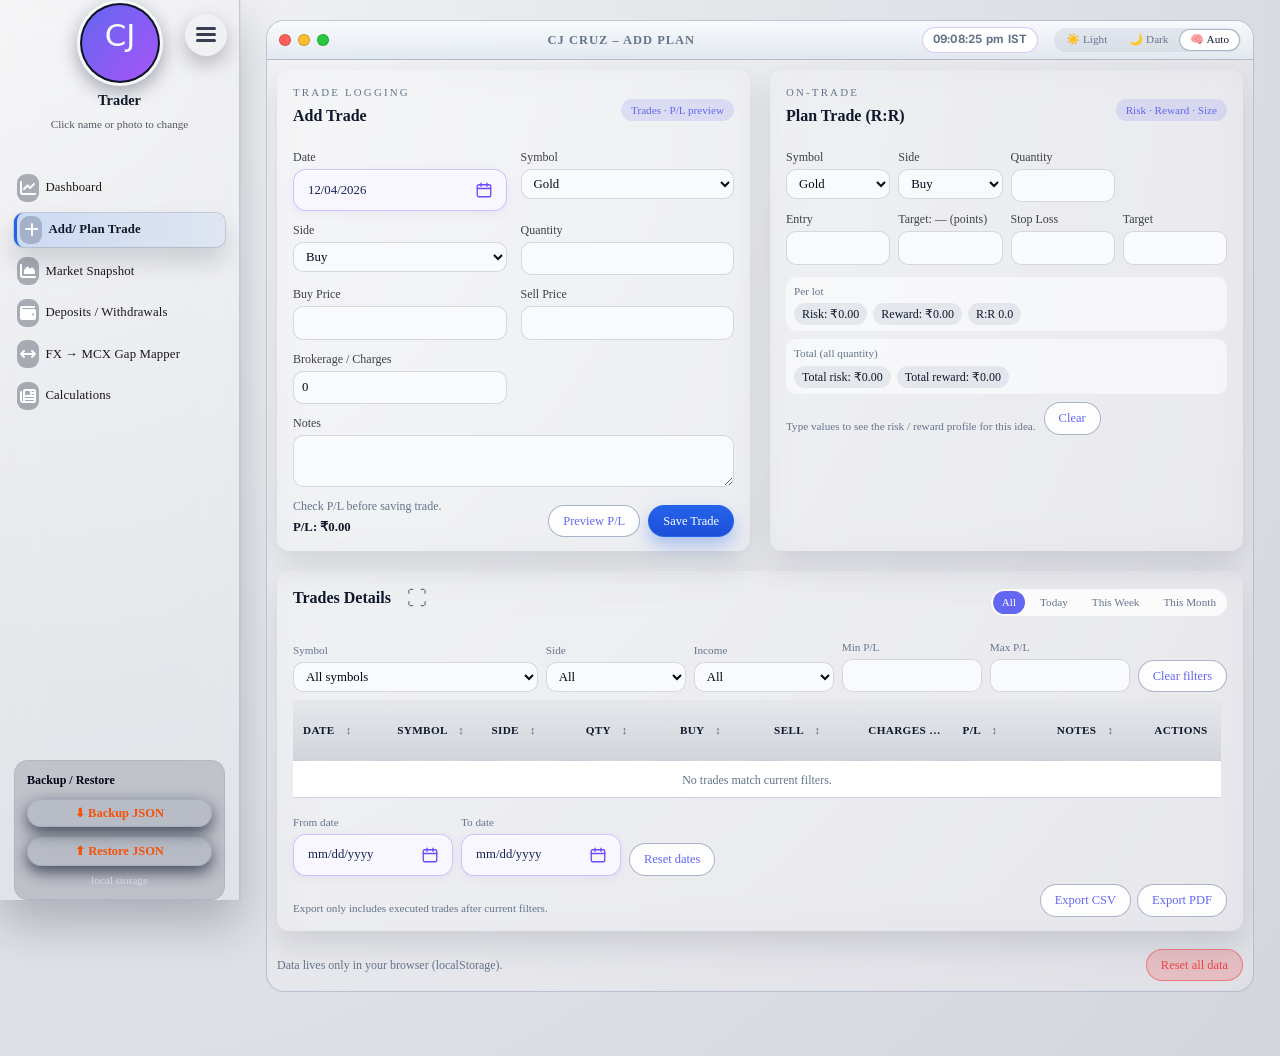
<file: add_plan_trade.html>
<!DOCTYPE html>

<html lang="en">
<head>
<meta charset="utf-8"/>
<title>cj cruz – personal trade tracker</title>
<link href="https://cdn.jsdelivr.net/npm/bootstrap@5.3.3/dist/css/bootstrap.min.css" rel="stylesheet"/>
<link href="css/styles.css" rel="stylesheet"/>
<link href="css/style_2.css" rel="stylesheet"/>
<meta content="width=device-width, initial-scale=1.0" name="viewport"/>
<link href="https://cdnjs.cloudflare.com/ajax/libs/font-awesome/6.5.0/css/all.min.css" rel="stylesheet">
</link>
<link rel="preconnect" href="https://fonts.googleapis.com">
<link rel="preconnect" href="https://fonts.gstatic.com" crossorigin>
<link href="https://fonts.googleapis.com/css2?family=Inter:wght@300;400;500;600;700&display=swap" rel="stylesheet">

  <link rel="stylesheet" href="css/cj-live-clock.css">
  <link rel="stylesheet" href="css/cj-pro-calendar.css">
</head>
<body>
<div class="container-fluid">
<div class="layout-shell d-flex min-vh-20">
<aside class="sidebar glass-sidebar d-flex flex-column">
<button type="button" id="mobileSidebarClose" class="mobile-sidebar-close" aria-label="Close navigation menu" title="Close menu">×</button>
<!-- Hamburger-to-Arrow Toggle (injected) -->
<button aria-label="Toggle sidebar" class="hamburger-arrow" id="sidebarToggleArrow">
<span class="bar top"></span>
<span class="bar middle"></span>
<span class="bar bottom"></span>
</button>
<div class="sidebar-profile text-center mb-3">
<div class="sidebar-avatar-wrapper mx-auto" id="profileAvatarWrapper">
<div class="sidebar-avatar-ring">
<img alt="Profile photo" id="profileImage" src="data:image/svg+xml;utf8,%3Csvg%20xmlns%3D%22http%3A//www.w3.org/2000/svg%22%20width%3D%22128%22%20height%3D%22128%22%3E%0A%3Cdefs%3E%0A%20%20%3ClinearGradient%20id%3D%22g%22%20x1%3D%220%22%20x2%3D%221%22%20y1%3D%220%22%20y2%3D%221%22%3E%0A%20%20%20%20%3Cstop%20offset%3D%220%25%22%20stop-color%3D%22%236366f1%22/%3E%0A%20%20%20%20%3Cstop%20offset%3D%22100%25%22%20stop-color%3D%22%23a855f7%22/%3E%0A%20%20%3C/linearGradient%3E%0A%3C/defs%3E%0A%3Crect%20width%3D%22128%22%20height%3D%22128%22%20fill%3D%22url%28%23g%29%22/%3E%0A%3Ctext%20x%3D%2250%25%22%20y%3D%2254%25%22%20text-anchor%3D%22middle%22%20font-size%3D%2252%22%20fill%3D%22%23f9fafb%22%0A%20%20%20%20%20%20font-family%3D%22system-ui%2C%20-apple-system%2C%20BlinkMacSystemFont%2C%20sans-serif%22%3ECJ%3C/text%3E%0A%3C/svg%3E"/>
</div>
</div>
<div class="sidebar-name" id="profileName">Trader</div>
<div class="sidebar-profile-hint">Click name or photo to change</div>
<input accept="image/*" hidden="" id="profileImageInput" type="file"/>
</div>
<nav class="nav flex-column sidebar-nav">
<a class="nav-link " href="index.html">
<span class="icon"><i class="fa-solid fa-chart-line"></i></span>
<span>Dashboard</span>
</a>
<a class="nav-link active" href="add_plan_trade.html">
<span class="icon"><i class="fa-solid fa-plus"></i></span>
<span>Add/ Plan Trade</span>
</a>

<a class="nav-link" href="market_snapshot.html">
<span class="icon"><i class="fa-solid fa-chart-area"></i></span>
<span>Market Snapshot</span>
</a>
<a class="nav-link" href="depsit_withdrawl.html">
<span class="icon"><i class="fa-solid fa-wallet"></i></span>
<span>Deposits / Withdrawals</span>
</a>
<a class="nav-link" href="fx_mcx_gap.html">
<span class="icon"><i class="fa-solid fa-arrows-left-right"></i></span>
<span>FX → MCX Gap Mapper</span>
</a>
<a class="nav-link" href="calculations.html">
<span class="icon"><i class="fa-solid fa-newspaper"></i></span>
<span>Calculations</span>
</a>
</nav>
<div class="sidebar-footer">
<div class="sidebar-backup-box">
<div class="backup-label">Backup / Restore</div>
<button class="btn btn-outline btn-xs w-100 mb-1" id="backupJsonBtn">
          ⬇ Backup JSON
        </button>
<button class="btn btn-outline btn-xs w-100" id="restoreJsonBtn">
          ⬆ Restore JSON
        </button>
<input accept="application/json" hidden="" id="restoreJsonInput" type="file"/>
<div class="version-text">local storage</div>
</div>
</div>
</aside><div class="sidebar-backdrop" aria-hidden="true"></div></div>
<div class="flex-grow-1 app-main-scroll">
<div class="mac-window">
<div class="mac-titlebar">
<button id="menuToggle" class="mobile-menu-btn" type="button" aria-label="Open navigation menu" aria-expanded="false"><span aria-hidden="true">☰</span></button>

<div class="mac-traffic-lights">
<span class="mac-dot mac-close"></span>
<span class="mac-dot mac-minimize"></span>
<span class="mac-dot mac-fullscreen"></span>
</div>

<div class="mac-title">cj cruz – Add Plan</div>
<div id="cjLiveClockDisplay" role="timer" aria-label="Current time in India" aria-live="off">--:--:-- -- IST</div>
<div aria-label="Theme appearance selector" class="mac-theme-toggle">
<button class="mac-theme-btn" id="themeLightBtn" type="button">☀️ Light</button>
<button class="mac-theme-btn" id="themeDarkBtn" type="button">🌙 Dark</button>
<button class="mac-theme-btn" id="themeAutoBtn" type="button">🧠 Auto</button>
</div>
</div>
<div class="mac-window-content">
<div class="app-shell">


<!-- Top balances -->

<main class="main-grid">
<!-- ROW 1: Add Trade (left) -->
<section class="card" id="section-add-trade">
<div class="card-header-row">
<div>
<div class="section-label">Trade logging</div>
<div class="card-title">Add Trade</div>
</div>
<span class="tag-pill">Trades · P/L preview</span>
</div>
<form id="tradeForm">
<div class="form-grid">
<div class="form-row">
<label for="tradeDate">Date</label>
<input id="tradeDate" name="tradeDate" required="" type="date"/>
</div>
<div class="form-row">
<label for="tradeSymbol">Symbol</label>
<select id="tradeSymbol" name="tradeSymbol" required="">
<option value="Gold">Gold</option>
<option value="Gold 10">Gold 10 (₹1/point)</option>
<option value="Silver">Silver</option>
<option value="Nifty 50">Nifty 50</option>
<option value="Bank Nifty">Bank Nifty</option>
<option value="Custom">Custom</option>
</select>
</div>
<div class="form-row inline-style-1" id="customSymbolRow">
<label for="customSymbol">Custom Symbol</label>
<input id="customSymbol" name="customSymbol" type="text"/>
</div>
<div class="form-row">
<label for="tradeSide">Side</label>
<select id="tradeSide" name="tradeSide" required="">
<option value="Buy">Buy</option>
<option value="Sell">Sell</option>
</select>
</div>
<div class="form-row">
<label for="tradeQuantity">Quantity</label>
<input id="tradeQuantity" min="0" name="tradeQuantity" required="" step="1" type="number"/>
</div>
<div class="form-row">
<label for="buyPrice">Buy Price</label>
<input id="buyPrice" name="buyPrice" step="0.01" type="number"/>
</div>
<div class="form-row">
<label for="sellPrice">Sell Price</label>
<input id="sellPrice" name="sellPrice" step="0.01" type="number"/>
</div>
<div class="form-row">
<label for="brokerage">Brokerage / Charges</label>
<input id="brokerage" name="brokerage" step="0.01" type="number" value="0"/>
</div>
<div class="form-row inline-style-2">
<label for="tradeNotes">Notes</label>
<textarea id="tradeNotes" name="tradeNotes"></textarea>
</div>
</div>
<div class="inline-input-group inline-style-3">
<div class="form-row inline-style-4">
<span class="muted">Check P/L before saving trade.</span>
<span class="preview-pl neutral" id="previewPL">P/L: ₹0.00</span>
</div>
<button class="btn btn-outline btn-sm" id="previewPLBtn" type="button">Preview P/L</button>
<button class="btn btn-primary btn-sm" type="submit">Save Trade</button>
</div>
</form>
</section>
<!-- ROW 1: Plan Trade (right) -->
<section class="card" id="section-plan-trade">
<div class="card-header-row">
<div>
<div class="section-label">On-Trade</div>
<div class="card-title">Plan Trade (R:R)</div>
</div>
<span class="tag-pill">Risk · Reward · Size</span>
</div>
<!-- 2 neat rows: row1 (symbol/side/qty), row2 (entry + distance + SL + target) -->
<div class="plan-grid">
<div class="plan-row">
<div class="form-row">
<label for="planSymbol">Symbol</label>
<select id="planSymbol" name="planSymbol">
<option value="Gold">Gold</option>
<option value="Gold 10">Gold 10 (₹1/point)</option>
<option value="Silver">Silver</option>
<option value="Nifty 50">Nifty 50</option>
<option value="Bank Nifty">Bank Nifty</option>
<option value="Custom">Custom</option>
</select>
</div>
<div class="form-row">
<label for="planSide">Side</label>
<select id="planSide" name="planSide">
<option value="Buy">Buy</option>
<option value="Sell">Sell</option>
</select>
</div>
<div class="form-row">
<label for="planQuantity">Quantity</label>
<input id="planQuantity" min="0" name="planQuantity" step="1" type="number"/>
</div>
</div>
<div class="plan-row">
<div class="form-row">
<label for="planEntry">Entry</label>
<input id="planEntry" name="planEntry" step="0.01" type="number"/>
</div>
<div class="form-row">
<label for="planDistance">Target: <span id="outTarget">—</span> (points)</label>
<input id="planDistance" name="planDistance" step="0.01" type="number"/>
</div>
<div class="form-row">
<label for="planStop">Stop Loss</label>
<input id="planStop" name="planStop" step="0.01" type="number"/>
</div>
<div class="form-row">
<label for="planTarget">Target</label>
<input id="planTarget" name="planTarget" step="0.01" type="number"/>
</div>
</div>
</div>
<div class="plan-summary-row">
<div class="plan-summary-block">
<div class="tiny-text">Per lot</div>
<div class="plan-summary-values">
<span class="plan-chip">
            Risk:
            <span id="planRiskPerLot">₹0.00</span>
</span>
<span class="plan-chip">
            Reward:
            <span id="planRewardPerLot">₹0.00</span>
</span>
<span class="plan-chip">
            R:R
            <span id="planRR">0.0</span>
</span>
</div>
</div>
<div class="plan-summary-block">
<div class="tiny-text">Total (all quantity)</div>
<div class="plan-summary-values">
<span class="plan-chip">
            Total risk:
            <span id="planTotalRisk">₹0.00</span>
</span>
<span class="plan-chip">
            Total reward:
            <span id="planTotalReward">₹0.00</span>
</span>
</div>
</div>
</div>
<div class="inline-input-group inline-style-5">
<span class="tiny-text" id="planSummaryLabel">
        Type values or distance to see the risk / reward profile for this
        idea.
      </span>
<button class="btn btn-outline btn-xs" id="planClearBtn" type="button">
        Clear
      </button>
</div>
</section>
<!-- ROW 2: Trades & Reports (full width) -->
<section class="card full-width-section" id="section-trades">
  <div id="tradesContentWrapper">
    <!-- EVERYTHING inside trades goes here (header, filters, table, export row) -->
  </div>
<div class="card-header-row">
<div>
<div class="card-title d-flex align-items-center gap-2">
  <span>Trades Details</span>

  <!-- Full preview button (same style as app chips) -->
  <button
    type="button"
    id="tradesFullPreviewBtn"
    class="filter-chip"
    title="Full preview">
    ⛶
  </button>
</div>
</div>
<div class="filter-group" id="tradeFilterGroup">
<button class="filter-chip active" data-filter="all" type="button">All</button>
<button class="filter-chip" data-filter="today" type="button">Today</button>
<button class="filter-chip" data-filter="week" type="button">This Week</button>
<button class="filter-chip" data-filter="month" type="button">This Month</button>
</div>
</div>
<div class="extra-filters-row">
<div class="extra-filter-field">
<div class="extra-filter-label">Symbol</div>
<select class="extra-filter-input" id="tradeFilterSymbol">
<option value="">All symbols</option>
<option value="Gold">Gold</option>
<option value="Gold 10">Gold 10 (₹1/point)</option>
<option value="Silver">Silver</option>
<option value="Nifty 50">Nifty 50</option>
<option value="Bank Nifty">Bank Nifty</option>
<option value="Custom">Custom</option>
</select>
</div>
<div class="extra-filter-field inline-style-6">
<div class="extra-filter-label">Side</div>
<select class="extra-filter-input" id="tradeFilterSide">
<option value="">All</option>
<option value="Buy">Buy</option>
<option value="Sell">Sell</option>
</select>
</div>
<div class="extra-filter-field inline-style-6">
<div class="extra-filter-label">Income</div>
<select id="tradeFilterIncome" class="extra-filter-input" id="tradeFilterSide">
<option value="all">All</option>
<option value="profit">Profit</option>
<option value="loss">Loss</option>
</select>
</div>
<div class="extra-filter-field inline-style-6">
<div class="extra-filter-label">Min P/L</div>
<input class="extra-filter-input" id="tradeFilterMinPL" step="0.01" type="number"/>
</div>
<div class="extra-filter-field inline-style-6">
<div class="extra-filter-label">Max P/L</div>
<input class="extra-filter-input" id="tradeFilterMaxPL" step="0.01" type="number"/>
</div>
<div>
<button class="btn btn-outline btn-xs" id="tradeFilterClearBtn" type="button">
          Clear filters
        </button>
</div>
</div>
<div class="inline-style-5">
<div class="table-wrapper">
<table id="tradesTable">
<thead>
<tr>
<th data-type="date">Date <span class="sort-indicator">↕</span></th>
<th data-type="string">Symbol <span class="sort-indicator">↕</span></th>
<th data-type="string">Side <span class="sort-indicator">↕</span></th>
<th data-type="number">Qty <span class="sort-indicator">↕</span></th>
<th data-type="number">Buy <span class="sort-indicator">↕</span></th>
<th data-type="number">Sell <span class="sort-indicator">↕</span></th>
<th data-type="number">Charges <span class="sort-indicator">↕</span></th>
<th data-type="number">P/L <span class="sort-indicator">↕</span></th>
<th data-type="string">Notes <span class="sort-indicator">↕</span></th>
<th>Actions</th>
</tr>
</thead>
<tbody></tbody>
</table>
</div>
</div>
<div class="range-row inline-style-7">
<div class="extra-filter-field inline-style-8">
<div class="extra-filter-label">From date</div>
<input class="extra-filter-input" id="tradesFromDate" type="date"/>
</div>
<div class="extra-filter-field inline-style-8">
<div class="extra-filter-label">To date</div>
<input class="extra-filter-input" id="tradesToDate" type="date"/>
</div>
<div class="extra-filter-field inline-style-9">
<button class="btn btn-outline btn-xs inline-style-10" id="tradesDateResetBtn" type="button">
          Reset dates
        </button>
</div>
</div>
<div class="export-row">
<div class="tiny-text">
        Export only includes executed trades after current filters.
      </div>
<div class="export-group">
<button class="btn btn-outline btn-xs" id="tradesExportCSV" type="button">Export CSV</button>
<button class="btn btn-outline btn-xs" id="tradesExportPDF" type="button">Export PDF</button>
</div>
</div>
</section>
<!-- ROW 3: Market Snapshot (left) -->

<!-- ROW 3: Deposits / Withdrawals (right) -->

<!-- ROW 3b: Trades Calendar (daily Buy / Sell view) -->

<!-- ROW 4.5: FX → MCX Gap Mapper (full width, before Morning prep) -->

<!-- ROW 5: Gold / Silver Morning News (full width) -->

<!-- ROW 4: Equity Curve & Stats (full width) -->

</main>
<div class="footer-row">
<div>Data lives only in your browser (localStorage).</div>
<div class="footer-row-right">
<button class="btn btn-danger btn-xs" id="resetAllBtn" type="button">Reset all data</button>
</div>
</div>
</div>
</div>
</div>
<!-- Chart.js CDN -->

<script defer="" src="js/app.js"></script>
</div>
<!-- Trades Calendar: per-day details popup -->

<!-- Balance edit modal (Main / Available / Manual) -->

<!-- Password modal for secure actions -->
<div class="cj-password-backdrop" id="passwordModalBackdrop">
<div class="cj-password-modal">
<div class="cj-password-header">
<div class="cj-password-title" id="passwordModalTitle">Main Balance</div>
<div class="cj-password-subtitle" id="passwordModalSubtitle">
        Password required to continue.
      </div>
</div>
<form id="passwordModalForm">
<label class="cj-password-label" for="passwordModalInput">
        Enter password
      </label>
<div class="cj-password-hint-row">
<span class="cj-password-hint-label">Password</span>
<input class="cj-password-view" id="passwordModalView" readonly="" type="text"/>
<button class="btn btn-outline btn-xs cj-password-copy-btn" id="passwordModalCopy" type="button">
          Copy
        </button>
</div>
<input autocomplete="off" class="cj-password-input" id="passwordModalInput" type="text"/>
<div class="cj-password-error" id="passwordModalError"></div>
<div class="cj-password-actions">
<button class="btn btn-outline btn-sm" id="passwordModalCancel" type="button">
          Cancel
        </button>
<button class="btn btn-primary btn-sm" id="passwordModalSubmit" type="submit">
          Confirm
        </button>
</div>
</form>
</div>
</div>
<!-- Daily Inspiration popup (once per day) -->

<div class="cj-toast-container" id="toastContainer"></div>
<!-- FX → MCX Gap Password Modal -->


</div>




<!-- Trades Full Preview Popup (macOS style) -->
<!-- Trades Full Preview Popup -->
<div id="tradesPreviewBackdrop" class="mac-popup-backdrop">
  <div class="mac-popup">
    <div class="mac-popup-header">
      <div class="mac-traffic-lights">
        <span class="mac-dot mac-close" id="tradesPopupClose"></span>
        <span class="mac-dot mac-minimize"></span>
        <span class="mac-dot mac-fullscreen"></span>
      </div>

      <div class="mac-popup-title">Trades – Full Preview</div>

      <button
        type="button"
        id="tradesPopupCloseRight"
        class="mac-popup-close-btn"
        aria-label="Close">
        ✕
      </button>
    </div>

    <div class="mac-popup-body">
      <div id="tradesPopupContent"></div>
    </div>
  </div>
</div>






<div class="mac-popup-backdrop" id="tradesPopupBackdrop">
  <div class="mac-popup">
    <div class="mac-popup-header">
      <div class="mac-traffic-lights"></div>
      <div class="mac-popup-title">Trades – Full Preview</div>
      <button id="tradesPopupCloseBtn" class="mac-popup-close-btn">×</button>
    </div>
    <div class="mac-popup-body">
      <div id="tradesPopupMount"></div>
    </div>
  </div>
</div>

<script src="js/commodity-excel-engine.js" defer></script>
  <script src="js/cj-live-clock.js" defer></script>

<script defer src="js/mobile-nav-fix.js"></script>
<script src="js/cj-pro-calendar.js" defer></script>
</body>
</html>
</file>
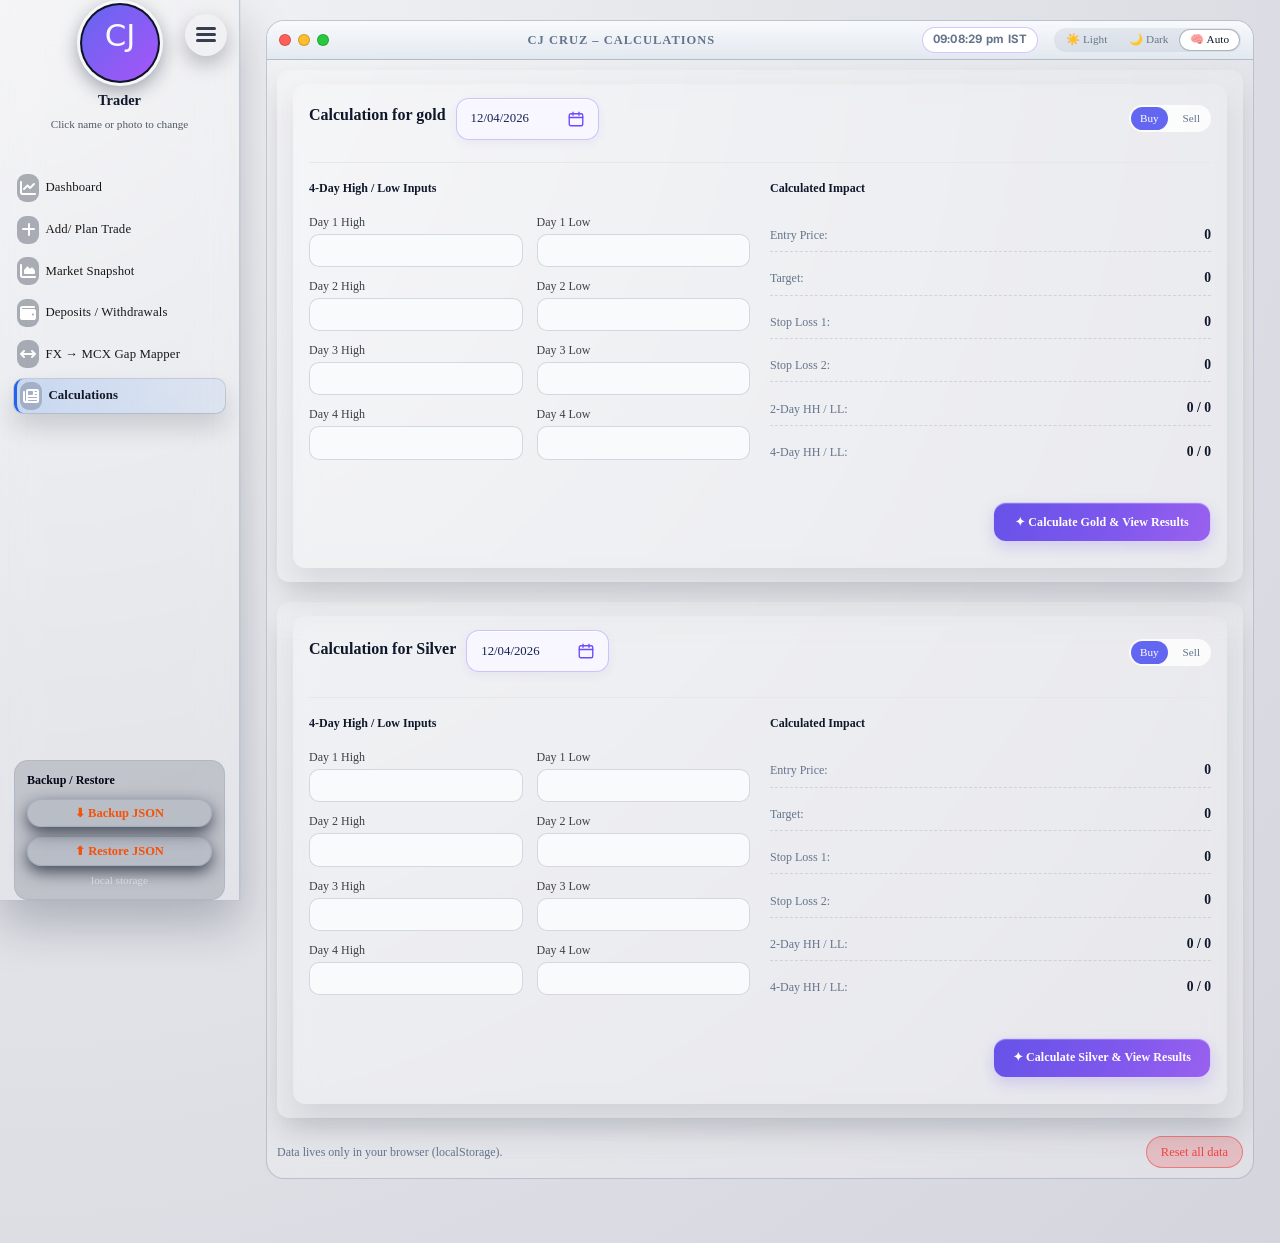
<file: calculations.html>
<!DOCTYPE html>

<html lang="en">
<head>
<meta charset="utf-8"/>
<title>cj cruz – personal trade tracker</title>
<link href="https://cdn.jsdelivr.net/npm/bootstrap@5.3.3/dist/css/bootstrap.min.css" rel="stylesheet"/>
<link href="css/styles.css" rel="stylesheet"/>
<link href="css/style_2.css" rel="stylesheet"/>
<meta content="width=device-width, initial-scale=1.0" name="viewport"/>
<link href="https://cdnjs.cloudflare.com/ajax/libs/font-awesome/6.5.0/css/all.min.css" rel="stylesheet"/>
<style>


.calc-title {
  font-size: 14px;
  font-weight: 600;
  margin-bottom: 10px;
  color: #f5c542;
}

.calc-row {
  display: flex;
  justify-content: space-between;
  align-items: center;
  margin-bottom: 8px;
}

.calc-row label {
  font-size: 12px;
  color: #ff5f57;
}

.calc-row select {
  background: #dbd4d4;
  color: #1f1e1e;
  border: 1px solid #dbd4d4;
  border-radius: 6px;
  padding: 4px 6px;
  font-size: 12px;
}

.calc-divider {
  height: 1px;
  background: #333;
  margin: 10px 0;
}

.calc-output {
  display: grid;
  grid-template-columns: repeat(2, 1fr);
  gap: 8px;
}

.calc-output div {
  background: #edeef1;
  padding: 6px;
  border-radius: 6px;
  text-align: center;
}

.calc-output span {
  display: block;
  font-size: 11px;
  color: #000000;
}

.calc-output strong {
  font-size: 13px;
  color: #fff;
}
/* ============================= */


</style>
<link rel="preconnect" href="https://fonts.googleapis.com">
<link rel="preconnect" href="https://fonts.gstatic.com" crossorigin>
<link href="https://fonts.googleapis.com/css2?family=Inter:wght@300;400;500;600;700&display=swap" rel="stylesheet">


  <link rel="stylesheet" href="css/cj-live-clock.css">
  <link rel="stylesheet" href="css/cj-pro-calendar.css">
</head>
<body>
<div class="container-fluid">
<div class="layout-shell d-flex min-vh-20">
<aside class="sidebar glass-sidebar d-flex flex-column">
<button type="button" id="mobileSidebarClose" class="mobile-sidebar-close" aria-label="Close navigation menu" title="Close menu">×</button>
<!-- Hamburger-to-Arrow Toggle (injected) -->
<button aria-label="Toggle sidebar" class="hamburger-arrow" id="sidebarToggleArrow">
<span class="bar top"></span>
<span class="bar middle"></span>
<span class="bar bottom"></span>
</button>
<div class="sidebar-profile text-center mb-3">
<div class="sidebar-avatar-wrapper mx-auto" id="profileAvatarWrapper">
<div class="sidebar-avatar-ring">
<img alt="Profile photo" id="profileImage" src="data:image/svg+xml;utf8,%3Csvg%20xmlns%3D%22http%3A//www.w3.org/2000/svg%22%20width%3D%22128%22%20height%3D%22128%22%3E%0A%3Cdefs%3E%0A%20%20%3ClinearGradient%20id%3D%22g%22%20x1%3D%220%22%20x2%3D%221%22%20y1%3D%220%22%20y2%3D%221%22%3E%0A%20%20%20%20%3Cstop%20offset%3D%220%25%22%20stop-color%3D%22%236366f1%22/%3E%0A%20%20%20%20%3Cstop%20offset%3D%22100%25%22%20stop-color%3D%22%23a855f7%22/%3E%0A%20%20%3C/linearGradient%3E%0A%3C/defs%3E%0A%3Crect%20width%3D%22128%22%20height%3D%22128%22%20fill%3D%22url%28%23g%29%22/%3E%0A%3Ctext%20x%3D%2250%25%22%20y%3D%2254%25%22%20text-anchor%3D%22middle%22%20font-size%3D%2252%22%20fill%3D%22%23f9fafb%22%0A%20%20%20%20%20%20font-family%3D%22system-ui%2C%20-apple-system%2C%20BlinkMacSystemFont%2C%20sans-serif%22%3ECJ%3C/text%3E%0A%3C/svg%3E"/>
</div>
</div>
<div class="sidebar-name" id="profileName">Trader</div>
<div class="sidebar-profile-hint">Click name or photo to change</div>
<input accept="image/*" hidden="" id="profileImageInput" type="file"/>
</div>
<nav class="nav flex-column sidebar-nav">
<a class="nav-link " href="index.html">
<span class="icon"><i class="fa-solid fa-chart-line"></i></span>
<span>Dashboard</span>
</a>
<a class="nav-link" href="add_plan_trade.html">
<span class="icon"><i class="fa-solid fa-plus"></i></span>
<span>Add/ Plan Trade</span>
</a>

<a class="nav-link" href="market_snapshot.html">
<span class="icon"><i class="fa-solid fa-chart-area"></i></span>
<span>Market Snapshot</span>
</a>
<a class="nav-link" href="depsit_withdrawl.html">
<span class="icon"><i class="fa-solid fa-wallet"></i></span>
<span>Deposits / Withdrawals</span>
</a>
<a class="nav-link" href="fx_mcx_gap.html">
<span class="icon"><i class="fa-solid fa-arrows-left-right"></i></span>
<span>FX → MCX Gap Mapper</span>
</a>
<a class="nav-link active" href="calculations.html">
<span class="icon"><i class="fa-solid fa-newspaper"></i></span>
<span>Calculations</span>
</a>
</nav>
<div class="sidebar-footer">
<div class="sidebar-backup-box">
<div class="backup-label">Backup / Restore</div>
<button class="btn btn-outline btn-xs w-100 mb-1" id="backupJsonBtn">
          ⬇ Backup JSON
        </button>
<button class="btn btn-outline btn-xs w-100" id="restoreJsonBtn">
          ⬆ Restore JSON
        </button>
<input accept="application/json" hidden="" id="restoreJsonInput" type="file"/>
<div class="version-text">local storage</div>
</div>
</div>
</aside><div class="sidebar-backdrop" aria-hidden="true"></div></div>
<div class="flex-grow-1 app-main-scroll">
<div class="mac-window">
<div class="mac-titlebar">
<button id="menuToggle" class="mobile-menu-btn" type="button" aria-label="Open navigation menu" aria-expanded="false"><span aria-hidden="true">☰</span></button>

<div class="mac-traffic-lights">
<span class="mac-dot mac-close"></span>
<span class="mac-dot mac-minimize"></span>
<span class="mac-dot mac-fullscreen"></span>
</div>

<div class="mac-title">cj cruz – Calculations</div>
<div id="cjLiveClockDisplay" role="timer" aria-label="Current time in India" aria-live="off">--:--:-- -- IST</div>
<div aria-label="Theme appearance selector" class="mac-theme-toggle">
<button class="mac-theme-btn" id="themeLightBtn" type="button">☀️ Light</button>
<button class="mac-theme-btn" id="themeDarkBtn" type="button">🌙 Dark</button>
<button class="mac-theme-btn" id="themeAutoBtn" type="button">🧠 Auto</button>
</div>
</div>
<div class="mac-window-content">
<div class="app-shell">


<!-- Top balances -->

<main class="main-grid">



<!-- ROW 5: Gold / Silver Morning News (full width) -->
<section class="card full-width-section" id="section-metals-news">

<div class="card" id="commodityNewTools">

  <!-- HEADER -->
  <div class="card-header-row">
    <div class="commodity-header">
      <div class="card-title">Calculation for gold</div>
      <div class="form-row" style="min-width:140px;padding-left: 10px;" >
        <input type="date" id="todayDate" name="todayDate">
		<script>
  // Function to format the current date as 'YYYY-MM-DD' for HTML input
  function getTodayDateString() {
    const today = new Date();
    // getMonth() returns 0-11, so add 1 to get the correct month number
    const month = (today.getMonth() + 1).toString().padStart(2, '0');
    const day = today.getDate().toString().padStart(2, '0');
    const year = today.getFullYear();
    
    return `${year}-${month}-${day}`;
  }

  // Set the value of the input field to today's date
  document.getElementById('todayDate').value = getTodayDateString();
</script>
		
		
      </div>
    </div>

    <div class="commodity-topbar">
	<div class="commodity-header-right">
      <div class="filter-group">
        <button class="filter-chip active" type="button" id="commodityBuyBtn">Buy</button>
        <button class="filter-chip" type="button" id="commoditySellBtn">Sell</button>
      </div>


    </div>
  </div>
  </div>
<div class="commodity-divider"></div>
  <div class="main-grid">

    <!-- LEFT : INPUTS -->
    <div class="column-stack">
      <div class="" style="font-color:black; font-weight:bold; font-size:12px">4-Day High / Low Inputs</div>

      <div class="form-grid">
        <div class="form-row"><label>Day 1 High</label><input type="number" id="day1High"></div>
        <div class="form-row"><label>Day 1 Low</label><input type="number" id="day1Low"></div>

        <div class="form-row"><label>Day 2 High</label><input type="number" id="day2High"></div>
        <div class="form-row"><label>Day 2 Low</label><input type="number" id="day2Low"></div>

        <div class="form-row"><label>Day 3 High</label><input type="number" id="day3High"></div>
        <div class="form-row"><label>Day 3 Low</label><input type="number" id="day3Low"></div>

        <div class="form-row"><label>Day 4 High</label><input type="number" id="day4High"></div>
        <div class="form-row"><label>Day 4 Low</label><input type="number" id="day4Low"></div>
      </div>
    </div>

    <!-- RIGHT : CALCULATED IMPACT -->
    <div class="column-stack">
      <div class="" style="font-color:black; font-weight:bold; font-size:12px">Calculated Impact</div>

      
      <div class="impact-list">
<div class="impact-row">
          <span class="impact-label">Entry Price: </span>
          <span class="impact-value"><span id="outEntry">—</span></span>
        </div>
        <div class="impact-row">
          <span class="impact-label">Target: </span>
          <span class="impact-value"><span id="outCommodityTarget">—</span></span>
        </div>
        <div class="impact-row">
          <span class="impact-label">Stop Loss 1: </span>
          <span class="impact-value"><span id="outSL1">—</span></span>
        </div>
		 <div class="impact-row">
          <span class="impact-label">Stop Loss 2: </span>
          <span class="impact-value"><span id="outSL2">—</span></span>
        </div>
        <div class="impact-row">
          <span class="impact-label">2-Day HH / LL: </span>
          <span class="impact-value"><span id="out2DHH">—</span> / <span id="out2DLL">—</span></span>
        </div>
        <div class="impact-row">
          <span class="impact-label">4-Day HH / LL: </span>
          <span class="impact-value"><span id="out4DHH">—</span> / <span id="out4DLL">—</span></span>
        </div>
       
      </div>
<div class="cj-pro-calc-action"><button type="button" id="cjProGoldCalculateBtn" class="cj-pro-calculate-btn">✦ Calculate Gold &amp; View Results</button></div>

    
    </div>

  </div>
</div>
</section>





<section class="card full-width-section" id="section-metals-news">

<div class="card" id="commodityNewTools">

  <!-- HEADER -->
  <div class="card-header-row">
    <div class="commodity-header">
      <div class="card-title">Calculation for Silver</div>
      <div class="form-row" style="min-width:140px;padding-left: 10px;" >
	  
	  
	  <input type="date" id="silvmCalcDate">
<span id="silvmDateWarning" class="muted"></span>
	  
	  
        
		<script>
  // Function to format the current date as 'YYYY-MM-DD' for HTML input
  function getTodayDateString() {
    const today = new Date();
    // getMonth() returns 0-11, so add 1 to get the correct month number
    const month = (today.getMonth() + 1).toString().padStart(2, '0');
    const day = today.getDate().toString().padStart(2, '0');
    const year = today.getFullYear();
    
    return `${year}-${month}-${day}`;
  }

  // Set the value of the input field to today's date
  document.getElementById('silvmCalcDate').value = getTodayDateString();
</script>
		
		
      </div>
    </div>


 <div class="commodity-topbar">
	<div class="commodity-header-right">
      <div class="filter-group">
        <button class="filter-chip active" type="button" id="silvmBuyBtn">Buy</button>
        <button class="filter-chip" type="button" id="silvmSellBtn">Sell</button>
      </div>


    </div>
  </div>


   
  </div>
<div class="commodity-divider"></div>
  <div class="main-grid">

    <!-- LEFT : INPUTS -->
    <div class="column-stack">
      <div class="" style="font-color:black; font-weight:bold; font-size:12px">4-Day High / Low Inputs</div>

      <div class="form-grid">
        <div class="form-row"><label>Day 1 High</label><input type="number" id="silvm_h1"></div>
        <div class="form-row"><label>Day 1 Low</label><input type="number" id="silvm_l1"></div>

        <div class="form-row"><label>Day 2 High</label><input type="number" id="silvm_h2"></div>
        <div class="form-row"><label>Day 2 Low</label><input type="number" id="silvm_l2"></div>

        <div class="form-row"><label>Day 3 High</label><input type="number" id="silvm_h3"></div>
        <div class="form-row"><label>Day 3 Low</label><input type="number" id="silvm_l3"></div>

        <div class="form-row"><label>Day 4 High</label><input type="number" id="silvm_h4"></div>
        <div class="form-row"><label>Day 4 Low</label><input type="number" id="silvm_l4"></div>
      </div>
    </div>

    <!-- RIGHT : CALCULATED IMPACT -->
    <div class="column-stack">
      <div class="" style="font-color:black; font-weight:bold; font-size:12px">Calculated Impact</div>

      
      <div class="impact-list">
<div class="impact-row">
          <span class="impact-label">Entry Price: </span>
          <span class="impact-value"><span id="silvm_entry">—</span></span>
        </div>
        <div class="impact-row">
          <span class="impact-label">Target: </span>
          <span class="impact-value"><span id="silvm_target">—</span></span>
        </div>
        <div class="impact-row">
          <span class="impact-label">Stop Loss 1: </span>
          <span class="impact-value"><span id="silvm_sl1">—</span></span>
        </div>
		 <div class="impact-row">
          <span class="impact-label">Stop Loss 2: </span>
          <span class="impact-value"><span id="silvm_sl2">—</span></span>
        </div>
        <div class="impact-row">
          <span class="impact-label">2-Day HH / LL: </span>
          <span class="impact-value"><span id="silvm_hh2">—</span> / <span id="silvm_ll2">—</span></span>
        </div>
        <div class="impact-row">
          <span class="impact-label">4-Day HH / LL: </span>
          <span class="impact-value"><span id="silvm_hh4">—</span> / <span id="silvm_ll4">—</span></span>
        </div>
       
      </div>
<div class="cj-pro-calc-action"><button type="button" id="cjProSilverCalculateBtn" class="cj-pro-calculate-btn">✦ Calculate Silver &amp; View Results</button></div>

    
    </div>

  </div>
</div>
</section>


<!-- ROW 4: Equity Curve & Stats (full width) -->

</main>
<div class="footer-row">
<div>Data lives only in your browser (localStorage).</div>
<div class="footer-row-right">
<button class="btn btn-danger btn-xs" id="resetAllBtn" type="button">Reset all data</button>
</div>
</div>
</div>
</div>
</div>
<div class="cj-pro-modal-backdrop" id="cjProCalcModal" aria-hidden="true"><section class="cj-pro-modal cj-pro-calc-modal" role="dialog" aria-modal="true" aria-labelledby="cjProCalcTitle"><header class="cj-pro-modal-head"><div><span class="cj-pro-eyebrow">CJ CRUZ · CALCULATION SUMMARY</span><h2 id="cjProCalcTitle">Calculation Results</h2><p id="cjProCalcSubtitle">Review your calculated levels</p></div><button type="button" id="cjProCalcClose" aria-label="Close popup">×</button></header><div id="cjProCalcBody" class="cj-pro-calc-result-grid"></div><footer class="cj-pro-modal-foot"><span>Values shown are from the existing calculator</span><button type="button" id="cjProCalcDone">Done</button></footer></section></div>
<link rel="stylesheet" href="css/cj-pro-upgrades.css"><script defer src="js/cj-pro-calculation-popup.js"></script>

<!-- Chart.js CDN -->

<script defer="" src="js/app.js"></script>
</div>
<!-- Trades Calendar: per-day details popup -->

<!-- Balance edit modal (Main / Available / Manual) -->
<div class="cj-password-backdrop" id="balanceEditBackdrop">
<div class="cj-password-modal">
<div class="cj-password-header">
<div class="cj-password-title" id="balanceEditTitle">Update Balance</div>
<div class="cj-password-subtitle" id="balanceEditSubtitle">
        Enter the new value.
      </div>
</div>
<form id="balanceEditForm">
<label class="cj-password-label" for="balanceEditInput">
<span id="balanceEditLabelText">New value</span>
</label>
<input autocomplete="off" class="cj-password-input" id="balanceEditInput" step="0.01" type="number"/>
<div class="cj-password-error" id="balanceEditError"></div>
<div class="cj-password-actions">
<button class="btn btn-outline btn-sm" id="balanceEditCancel" type="button">
          Cancel
        </button>
<button class="btn btn-primary btn-sm" id="balanceEditSubmit" type="submit">
          Update
        </button>
</div>
</form>
</div>
</div>
<!-- Password modal for secure actions -->
<div class="cj-password-backdrop" id="passwordModalBackdrop">
<div class="cj-password-modal">
<div class="cj-password-header">
<div class="cj-password-title" id="passwordModalTitle">Main Balance</div>
<div class="cj-password-subtitle" id="passwordModalSubtitle">
        Password required to continue.
      </div>
</div>
<form id="passwordModalForm">
<label class="cj-password-label" for="passwordModalInput">
        Enter password
      </label>
<div class="cj-password-hint-row">
<span class="cj-password-hint-label">Password</span>
<input class="cj-password-view" id="passwordModalView" readonly="" type="text"/>
<button class="btn btn-outline btn-xs cj-password-copy-btn" id="passwordModalCopy" type="button">
          Copy
        </button>
</div>
<input autocomplete="off" class="cj-password-input" id="passwordModalInput" type="text"/>
<div class="cj-password-error" id="passwordModalError"></div>
<div class="cj-password-actions">
<button class="btn btn-outline btn-sm" id="passwordModalCancel" type="button">
          Cancel
        </button>
<button class="btn btn-primary btn-sm" id="passwordModalSubmit" type="submit">
          Confirm
        </button>
</div>
</form>
</div>
</div>
<!-- Daily Inspiration popup (once per day) -->

<div class="cj-toast-container" id="toastContainer"></div>
<!-- FX → MCX Gap Password Modal -->
<div class="fx-modal-overlay hidden" id="fxGapPasswordOverlay">
<div class="fx-modal">
<div class="fx-modal-header">
<div class="fx-modal-title">Confirm action</div>
</div>
<div class="fx-modal-body">
<p class="fx-modal-text" id="fxGapPasswordMessage">
          Clear entire FX → MCX gap history?
        </p>
<input class="fx-modal-input" id="fxGapPasswordInput" placeholder="Enter password" type="password"/>
<div class="fx-modal-error hidden" id="fxGapPasswordError">
          Incorrect password. Try again.
        </div>
</div>
<div class="fx-modal-footer">
<button class="btn btn-outline btn-sm" id="fxGapPasswordCancel" type="button">
          Cancel
        </button>
<button class="btn btn-danger btn-sm" id="fxGapPasswordConfirm" type="button">
          Clear
        </button>
</div>
</div>
</div>

</div>
<script>
  // FX → MCX Gap Mapper: force default date to today on load
  (function () {
    const el = document.getElementById("fxMcxDate");
    if (el && !el.value) {
      const d = new Date();
      const y = d.getFullYear();
      const m = String(d.getMonth() + 1).padStart(2, "0");
      const da = String(d.getDate()).padStart(2, "0");
      el.value = `${y}-${m}-${da}`;
    }
  })();
</script>



<!-- Trades Full Preview Popup (macOS style) -->
<!-- Trades Full Preview Popup -->
<div id="tradesPreviewBackdrop" class="mac-popup-backdrop">
  <div class="mac-popup">
    <div class="mac-popup-header">
      <div class="mac-traffic-lights">
        <span class="mac-dot mac-close" id="tradesPopupClose"></span>
        <span class="mac-dot mac-minimize"></span>
        <span class="mac-dot mac-fullscreen"></span>
      </div>

      <div class="mac-popup-title">Trades – Full Preview</div>

      <button
        type="button"
        id="tradesPopupCloseRight"
        class="mac-popup-close-btn"
        aria-label="Close">
        ✕
      </button>
    </div>

    <div class="mac-popup-body">
      <div id="tradesPopupContent"></div>
    </div>
  </div>
</div>






<div class="mac-popup-backdrop" id="tradesPopupBackdrop">
  <div class="mac-popup">
    <div class="mac-popup-header">
      <div class="mac-traffic-lights"></div>
      <div class="mac-popup-title">Trades – Full Preview</div>
      <button id="tradesPopupCloseBtn" class="mac-popup-close-btn">×</button>
    </div>
    <div class="mac-popup-body">
      <div id="tradesPopupMount"></div>
    </div>
  </div>
</div>
<script src="js/silver_wiring.js"></script>
<script src="js/commodity-excel-engine.js" defer></script>


<!-- Optional intraday gap risk script was not included in the supplied archive. -->



  <script src="js/cj-live-clock.js" defer></script>

<script defer src="js/mobile-nav-fix.js"></script>
<script src="js/cj-pro-calendar.js" defer></script>
</body>
</html>
</file>
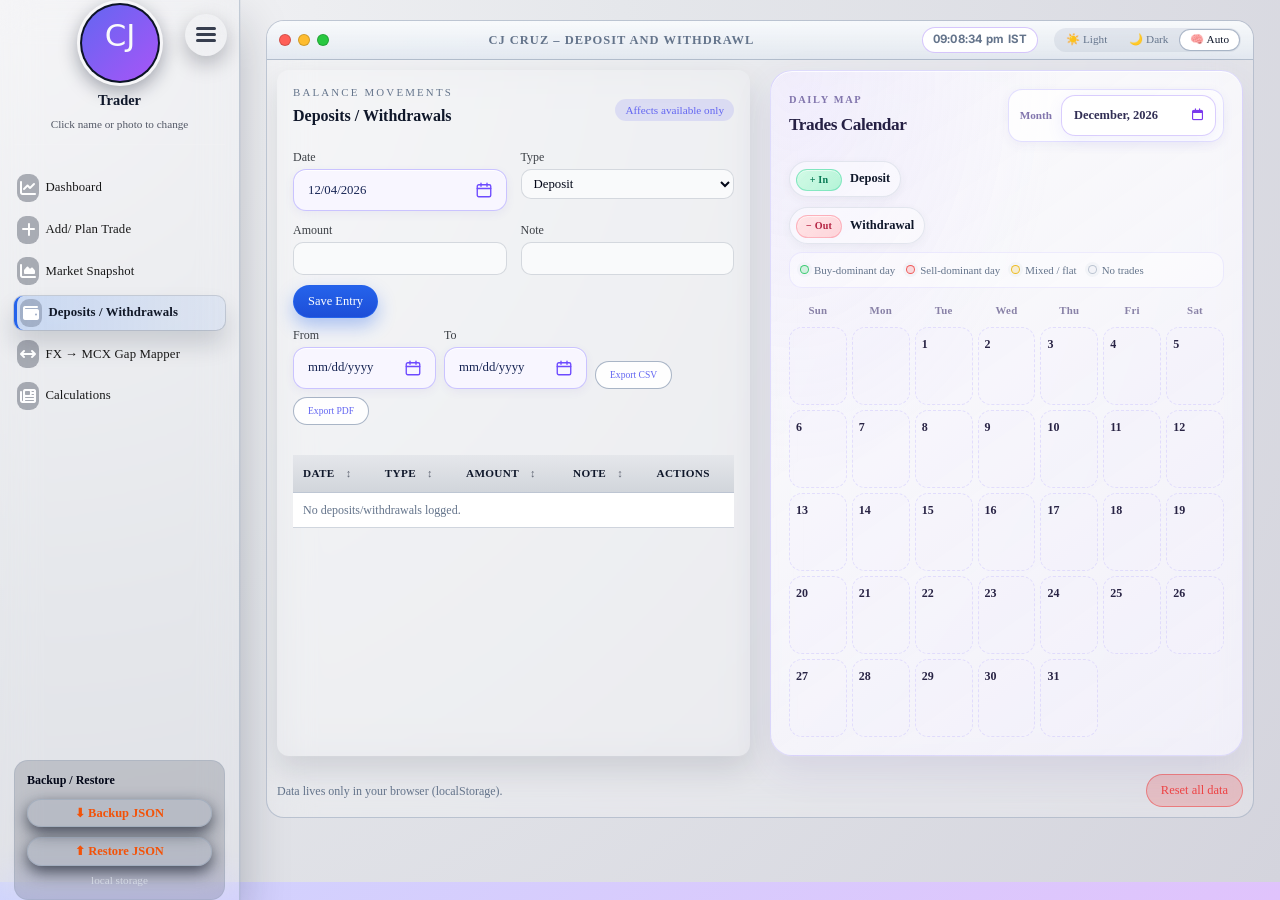
<file: depsit_withdrawl.html>
<!DOCTYPE html>

<html lang="en">
<head>
<meta charset="utf-8"/>
<title>cj cruz – personal trade tracker</title>
<link href="https://cdn.jsdelivr.net/npm/bootstrap@5.3.3/dist/css/bootstrap.min.css" rel="stylesheet"/>
<link href="css/styles.css" rel="stylesheet"/>
<link href="css/style_2.css" rel="stylesheet"/>
<meta content="width=device-width, initial-scale=1.0" name="viewport"/>
<link href="https://cdnjs.cloudflare.com/ajax/libs/font-awesome/6.5.0/css/all.min.css" rel="stylesheet">

</link>

<link rel="preconnect" href="https://fonts.googleapis.com">
<link rel="preconnect" href="https://fonts.gstatic.com" crossorigin>
<link href="https://fonts.googleapis.com/css2?family=Inter:wght@300;400;500;600;700&display=swap" rel="stylesheet">



  <link rel="stylesheet" href="css/cj-live-clock.css">
  <link rel="stylesheet" href="css/cj-pro-calendar.css">
<link rel="stylesheet" href="css/cj-trade-calendar-modern.css?v=2">
</head>
<body>
<div class="container-fluid">
<div class="layout-shell d-flex min-vh-20">
<aside class="sidebar glass-sidebar d-flex flex-column">
<button type="button" id="mobileSidebarClose" class="mobile-sidebar-close" aria-label="Close navigation menu" title="Close menu">×</button>
<!-- Hamburger-to-Arrow Toggle (injected) -->
<button aria-label="Toggle sidebar" class="hamburger-arrow" id="sidebarToggleArrow">
<span class="bar top"></span>
<span class="bar middle"></span>
<span class="bar bottom"></span>
</button>
<div class="sidebar-profile text-center mb-3">
<div class="sidebar-avatar-wrapper mx-auto" id="profileAvatarWrapper">
<div class="sidebar-avatar-ring">
<img alt="Profile photo" id="profileImage" src="data:image/svg+xml;utf8,%3Csvg%20xmlns%3D%22http%3A//www.w3.org/2000/svg%22%20width%3D%22128%22%20height%3D%22128%22%3E%0A%3Cdefs%3E%0A%20%20%3ClinearGradient%20id%3D%22g%22%20x1%3D%220%22%20x2%3D%221%22%20y1%3D%220%22%20y2%3D%221%22%3E%0A%20%20%20%20%3Cstop%20offset%3D%220%25%22%20stop-color%3D%22%236366f1%22/%3E%0A%20%20%20%20%3Cstop%20offset%3D%22100%25%22%20stop-color%3D%22%23a855f7%22/%3E%0A%20%20%3C/linearGradient%3E%0A%3C/defs%3E%0A%3Crect%20width%3D%22128%22%20height%3D%22128%22%20fill%3D%22url%28%23g%29%22/%3E%0A%3Ctext%20x%3D%2250%25%22%20y%3D%2254%25%22%20text-anchor%3D%22middle%22%20font-size%3D%2252%22%20fill%3D%22%23f9fafb%22%0A%20%20%20%20%20%20font-family%3D%22system-ui%2C%20-apple-system%2C%20BlinkMacSystemFont%2C%20sans-serif%22%3ECJ%3C/text%3E%0A%3C/svg%3E"/>
</div>
</div>
<div class="sidebar-name" id="profileName">Trader</div>
<div class="sidebar-profile-hint">Click name or photo to change</div>
<input accept="image/*" hidden="" id="profileImageInput" type="file"/>
</div>
<nav class="nav flex-column sidebar-nav">
<a class="nav-link " href="index.html">
<span class="icon"><i class="fa-solid fa-chart-line"></i></span>
<span>Dashboard</span>
</a>
<a class="nav-link" href="add_plan_trade.html">
<span class="icon"><i class="fa-solid fa-plus"></i></span>
<span>Add/ Plan Trade</span>
</a>

<a class="nav-link" href="market_snapshot.html">
<span class="icon"><i class="fa-solid fa-chart-area"></i></span>
<span>Market Snapshot</span>
</a>
<a class="nav-link active" href="depsit_withdrawl.html">
<span class="icon"><i class="fa-solid fa-wallet"></i></span>
<span>Deposits / Withdrawals</span>
</a>
<a class="nav-link" href="fx_mcx_gap.html">
<span class="icon"><i class="fa-solid fa-arrows-left-right"></i></span>
<span>FX → MCX Gap Mapper</span>
</a>
<a class="nav-link" href="calculations.html">
<span class="icon"><i class="fa-solid fa-newspaper"></i></span>
<span>Calculations</span>
</a>
</nav>
<div class="sidebar-footer">
<div class="sidebar-backup-box">
<div class="backup-label">Backup / Restore</div>
<button class="btn btn-outline btn-xs w-100 mb-1" id="backupJsonBtn">
          ⬇ Backup JSON
        </button>
<button class="btn btn-outline btn-xs w-100" id="restoreJsonBtn">
          ⬆ Restore JSON
        </button>
<input accept="application/json" hidden="" id="restoreJsonInput" type="file"/>
<div class="version-text">local storage</div>
</div>
</div>
</aside><div class="sidebar-backdrop" aria-hidden="true"></div></div>
<div class="flex-grow-1 app-main-scroll">
<div class="mac-window">
<div class="mac-titlebar">
<button id="menuToggle" class="mobile-menu-btn" type="button" aria-label="Open navigation menu" aria-expanded="false"><span aria-hidden="true">☰</span></button>

<div class="mac-traffic-lights">
<span class="mac-dot mac-close"></span>
<span class="mac-dot mac-minimize"></span>
<span class="mac-dot mac-fullscreen"></span>
</div>

<div class="mac-title">cj cruz – Deposit and Withdrawl </div>
<div id="cjLiveClockDisplay" role="timer" aria-label="Current time in India" aria-live="off">--:--:-- -- IST</div>
<div aria-label="Theme appearance selector" class="mac-theme-toggle">
<button class="mac-theme-btn" id="themeLightBtn" type="button">☀️ Light</button>
<button class="mac-theme-btn" id="themeDarkBtn" type="button">🌙 Dark</button>
<button class="mac-theme-btn" id="themeAutoBtn" type="button">🧠 Auto</button>
</div>
</div>
<div class="mac-window-content">
<div class="app-shell">


<!-- Top balances -->

<main class="main-grid">
<!-- ROW 1: Add Trade (left) -->

<!-- ROW 1: Plan Trade (right) -->

<!-- ROW 2: Trades & Reports (full width) -->

<!-- ROW 3: Market Snapshot (left) -->

<!-- ROW 3: Deposits / Withdrawals (right) -->
<section class="card" id="section-dw">
<div class="card-header-row">
<div>
<div class="section-label">Balance movements</div>
<div class="card-title">Deposits / Withdrawals</div>
</div>
<span class="tag-pill">Affects available only</span>
</div>
<form id="dwForm">
<div class="form-grid">
<div class="form-row">
<label for="dwDate">Date</label>
<input id="dwDate" name="dwDate" required="" type="date"/>
</div>
<div class="form-row">
<label for="dwType">Type</label>
<select id="dwType" name="dwType" required="">
<option value="Deposit">Deposit</option>
<option value="Withdrawal">Withdrawal</option>
</select>
</div>
<div class="form-row">
<label for="dwAmount">Amount</label>
<input id="dwAmount" min="0" name="dwAmount" required="" step="0.01" type="number"/>
</div>
<div class="form-row">
<label for="dwNote">Note</label>
<input id="dwNote" name="dwNote" type="text"/>
</div>
</div>
<div class="inline-input-group inline-style-3">
<button class="btn btn-primary btn-sm" type="submit">Save Entry</button>
</div>
</form>
<!-- NEW: From / To filters for viewing + exports -->
<div class="export-row inline-style-5">
<div class="range-row">
<div class="form-row inline-style-13">
<label for="dwFromDate">From</label>
<input id="dwFromDate" type="date"/>
</div>
<div class="form-row inline-style-13">
<label for="dwToDate">To</label>
<input id="dwToDate" type="date"/>
</div>
<button class="btn btn-outline btn-sm inline-style-14" id="exportDW_CSV" type="button ">
          Export CSV
        </button>
<button class="btn btn-outline btn-sm inline-style-14" id="exportDW_PDF" type="button ">
          Export PDF
        </button>
</div>
</div>
<div class="inline-style-15">
<table id="dwTable">
<thead>
<tr>
<th data-type="date">Date <span class="sort-indicator">↕</span></th>
<th data-type="string">Type <span class="sort-indicator">↕</span></th>
<th data-type="number">Amount <span class="sort-indicator">↕</span></th>
<th data-type="string">Note <span class="sort-indicator">↕</span></th>
<th>Actions</th>
</tr>
</thead>
<tbody></tbody>
</table>
</div>
</section>
<!-- ROW 3b: Trades Calendar (daily Buy / Sell view) -->
<section class="card" id="section-trade-calendar">
<div class="trade-calendar-header">
<div>
<div class="section-label">Daily map</div>
<div class="card-title">Trades Calendar</div>
</div>
<div class="trade-calendar-month-picker cj-month-picker">
<label for="tradeCalendarMonthButton">Month</label>
<input id="tradeCalendarMonth" type="month" aria-hidden="true" tabindex="-1" class="cj-month-value"/>
<button id="tradeCalendarMonthButton" class="cj-month-trigger" type="button" aria-haspopup="dialog" aria-expanded="false">
  <span id="tradeCalendarMonthLabel">October, 2026</span><i class="fa-regular fa-calendar" aria-hidden="true"></i>
</button>
<div id="tradeCalendarMonthPopup" class="cj-month-popup" role="dialog" aria-label="Choose calendar month" hidden>
  <div class="cj-month-popup-header">
    <button type="button" id="tradeCalendarPrevYear" class="cj-month-nav" aria-label="Previous year"><i class="fa-solid fa-chevron-left"></i></button>
    <strong id="tradeCalendarYearLabel">2026</strong>
    <button type="button" id="tradeCalendarNextYear" class="cj-month-nav" aria-label="Next year"><i class="fa-solid fa-chevron-right"></i></button>
  </div>
  <div id="tradeCalendarMonthOptions" class="cj-month-options"></div>
  <div class="cj-month-popup-footer"><button type="button" id="tradeCalendarToday" class="cj-month-footer-btn">Today</button><button type="button" id="tradeCalendarMonthClose" class="cj-month-footer-btn">Close</button></div>
</div>
</div>
</div>
<div class="trade-calendar-legend-item">
<span class="trade-calendar-money-tag trade-calendar-deposit-tag">+ In</span>
<span>Deposit</span>
</div>
<div class="trade-calendar-legend-item">
<span class="trade-calendar-money-tag trade-calendar-withdrawal-tag">− Out</span>
<span>Withdrawal</span>
</div>
<div class="trade-calendar-legend">
<div class="trade-calendar-legend-item">
<span class="trade-calendar-legend-dot buy"></span>
<span>Buy-dominant day</span>
</div>
<div class="trade-calendar-legend-item">
<span class="trade-calendar-legend-dot sell"></span>
<span>Sell-dominant day</span>
</div>
<div class="trade-calendar-legend-item">
<span class="trade-calendar-legend-dot mixed"></span>
<span>Mixed / flat</span>
</div>
<div class="trade-calendar-legend-item">
<span class="trade-calendar-legend-dot empty"></span>
<span>No trades</span>
</div>
</div>
<div class="trade-calendar-weekdays">
<div class="trade-calendar-weekday">Sun</div>
<div class="trade-calendar-weekday">Mon</div>
<div class="trade-calendar-weekday">Tue</div>
<div class="trade-calendar-weekday">Wed</div>
<div class="trade-calendar-weekday">Thu</div>
<div class="trade-calendar-weekday">Fri</div>
<div class="trade-calendar-weekday">Sat</div>
</div>
<div class="trade-calendar-grid" id="tradeCalendarGrid"></div>
</section>
<!-- ROW 4.5: FX → MCX Gap Mapper (full width, before Morning prep) -->

<!-- ROW 5: Gold / Silver Morning News (full width) -->

<!-- ROW 4: Equity Curve & Stats (full width) -->

</main>
<div class="footer-row">
<div>Data lives only in your browser (localStorage).</div>
<div class="footer-row-right">
<button class="btn btn-danger btn-xs" id="resetAllBtn" type="button">Reset all data</button>
</div>
</div>
</div>
</div>
</div>
<!-- Chart.js CDN -->

<script defer="" src="js/app.js"></script>
</div>
<!-- Calendar date details popup -->
<div class="daily-inspire-backdrop" id="tradeCalendarModalBackdrop" role="dialog" aria-modal="true" aria-labelledby="tradeCalendarModalDate">
  <div class="daily-inspire-modal trade-calendar-modal">
    <div style="display:flex;align-items:center;justify-content:space-between;gap:12px;margin-bottom:10px;">
      <div>
        <div class="section-label">Daily summary</div>
        <div class="trade-calendar-modal-date" id="tradeCalendarModalDate">Date details</div>
      </div>
      <button class="btn btn-outline btn-sm" id="tradeCalendarModalClose" type="button" aria-label="Close date details">Close ✕</button>
    </div>
    <div class="trade-calendar-modal-body">
      <div class="trade-calendar-summary-row" id="tradeCalendarModalSummary"></div>
      <div>
        <div class="trade-calendar-modal-section-title">Deposits &amp; Withdrawals</div>
        <div id="tradeCalendarModalMoney"></div>
      </div>
      <div class="trade-calendar-modal-columns">
        <div>
          <div class="trade-calendar-modal-section-title">Trades — Profit &amp; Loss</div>
          <div id="tradeCalendarModalTrades"></div>
        </div>
        <div>
          <div class="trade-calendar-modal-section-title">Market Open &amp; Close</div>
          <div id="tradeCalendarModalSnapshots"></div>
        </div>
      </div>
    </div>
  </div>
</div>

<!-- Trades Calendar: per-day details popup -->

<!-- Balance edit modal (Main / Available / Manual) -->
<div class="cj-password-backdrop" id="balanceEditBackdrop">
<div class="cj-password-modal">
<div class="cj-password-header">
<div class="cj-password-title" id="balanceEditTitle">Update Balance</div>
<div class="cj-password-subtitle" id="balanceEditSubtitle">
        Enter the new value.
      </div>
</div>
<form id="balanceEditForm">
<label class="cj-password-label" for="balanceEditInput">
<span id="balanceEditLabelText">New value</span>
</label>
<input autocomplete="off" class="cj-password-input" id="balanceEditInput" step="0.01" type="number"/>
<div class="cj-password-error" id="balanceEditError"></div>
<div class="cj-password-actions">
<button class="btn btn-outline btn-sm" id="balanceEditCancel" type="button">
          Cancel
        </button>
<button class="btn btn-primary btn-sm" id="balanceEditSubmit" type="submit">
          Update
        </button>
</div>
</form>
</div>
</div>
<!-- Password modal for secure actions -->
<div class="cj-password-backdrop" id="passwordModalBackdrop">
<div class="cj-password-modal">
<div class="cj-password-header">
<div class="cj-password-title" id="passwordModalTitle">Main Balance</div>
<div class="cj-password-subtitle" id="passwordModalSubtitle">
        Password required to continue.
      </div>
</div>
<form id="passwordModalForm">
<label class="cj-password-label" for="passwordModalInput">
        Enter password
      </label>
<div class="cj-password-hint-row">
<span class="cj-password-hint-label">Password</span>
<input class="cj-password-view" id="passwordModalView" readonly="" type="text"/>
<button class="btn btn-outline btn-xs cj-password-copy-btn" id="passwordModalCopy" type="button">
          Copy
        </button>
</div>
<input autocomplete="off" class="cj-password-input" id="passwordModalInput" type="text"/>
<div class="cj-password-error" id="passwordModalError"></div>
<div class="cj-password-actions">
<button class="btn btn-outline btn-sm" id="passwordModalCancel" type="button">
          Cancel
        </button>
<button class="btn btn-primary btn-sm" id="passwordModalSubmit" type="submit">
          Confirm
        </button>
</div>
</form>
</div>
</div>
<!-- Daily Inspiration popup (once per day) -->

<div class="cj-toast-container" id="toastContainer"></div>
<!-- FX → MCX Gap Password Modal -->






<!-- Trades Full Preview Popup (macOS style) -->
<!-- Trades Full Preview Popup -->
<div id="tradesPreviewBackdrop" class="mac-popup-backdrop">
  <div class="mac-popup">
    <div class="mac-popup-header">
      <div class="mac-traffic-lights">
        <span class="mac-dot mac-close" id="tradesPopupClose"></span>
        <span class="mac-dot mac-minimize"></span>
        <span class="mac-dot mac-fullscreen"></span>
      </div>

      <div class="mac-popup-title">Trades – Full Preview</div>

      <button
        type="button"
        id="tradesPopupCloseRight"
        class="mac-popup-close-btn"
        aria-label="Close">
        ✕
      </button>
    </div>

    <div class="mac-popup-body">
      <div id="tradesPopupContent"></div>
    </div>
  </div>
</div>






<div class="mac-popup-backdrop" id="tradesPopupBackdrop">
  <div class="mac-popup">
    <div class="mac-popup-header">
      <div class="mac-traffic-lights"></div>
      <div class="mac-popup-title">Trades – Full Preview</div>
      <button id="tradesPopupCloseBtn" class="mac-popup-close-btn">×</button>
    </div>
    <div class="mac-popup-body">
      <div id="tradesPopupMount"></div>
    </div>
  </div>
</div>

<script src="js/commodity-excel-engine.js" defer></script>
  <script src="js/cj-live-clock.js" defer></script>

<script defer src="js/mobile-nav-fix.js"></script>
<script src="js/cj-pro-calendar.js" defer></script>
</body>
</html>
</file>
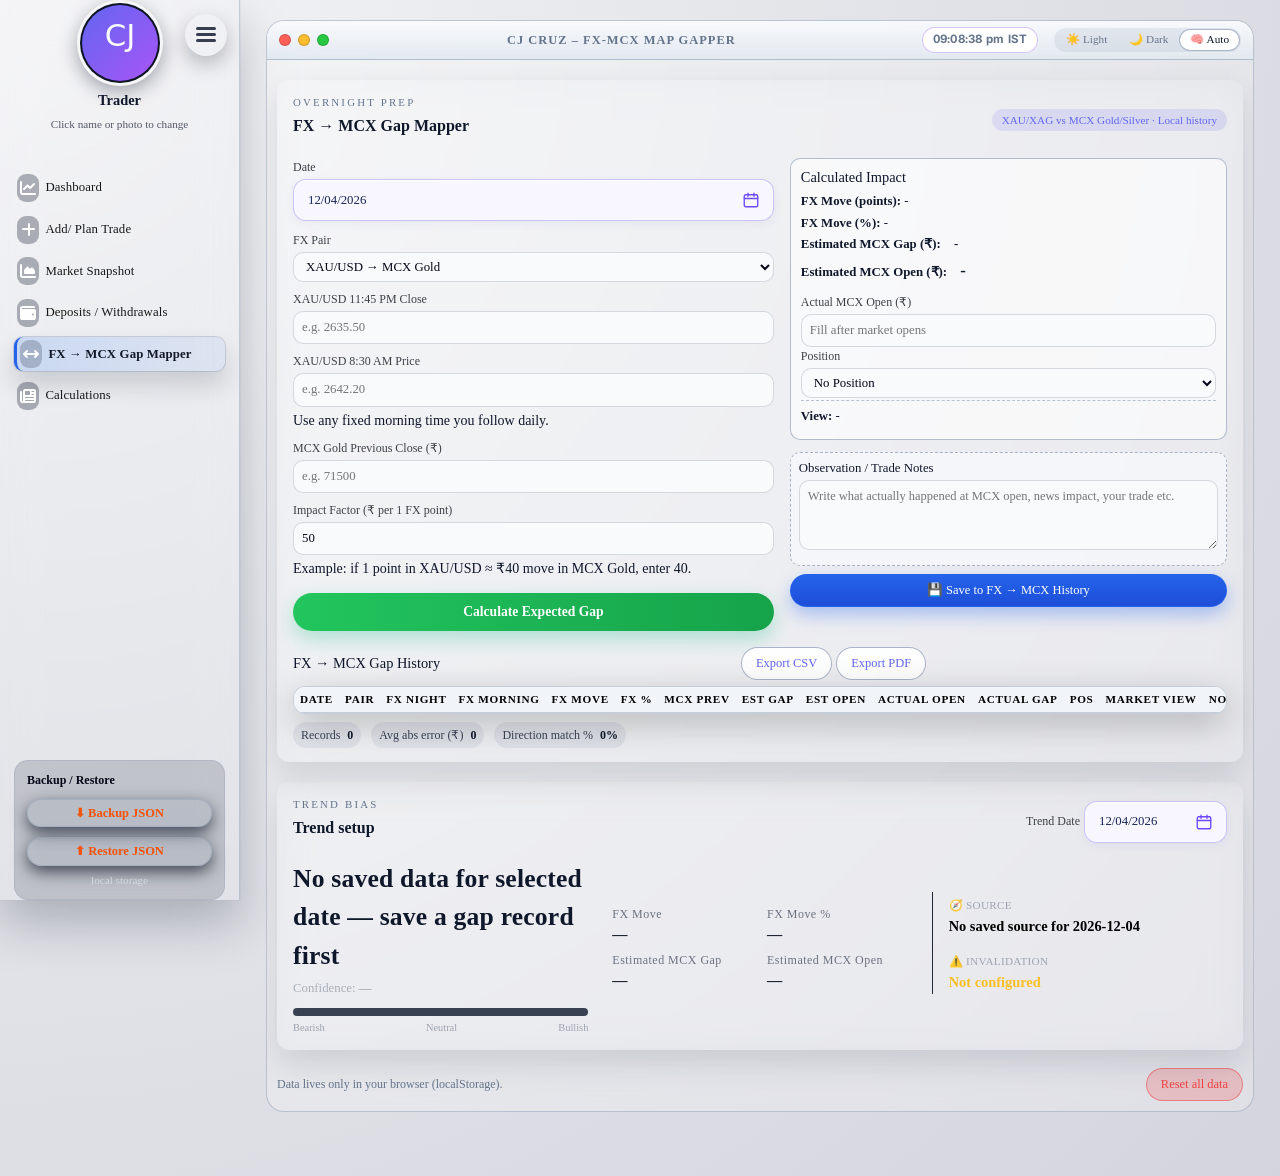
<file: fx_mcx_gap.html>
<!DOCTYPE html>

<html lang="en">
<head>
<meta charset="utf-8"/>
<title>cj cruz – personal trade tracker</title>
<link href="https://cdn.jsdelivr.net/npm/bootstrap@5.3.3/dist/css/bootstrap.min.css" rel="stylesheet"/>
<link href="css/styles.css" rel="stylesheet"/>
<link href="css/style_2.css" rel="stylesheet"/>
<meta content="width=device-width, initial-scale=1.0" name="viewport"/>
<link href="https://cdnjs.cloudflare.com/ajax/libs/font-awesome/6.5.0/css/all.min.css" rel="stylesheet">

</link>

<link rel="preconnect" href="https://fonts.googleapis.com">
<link rel="preconnect" href="https://fonts.gstatic.com" crossorigin>
<link href="https://fonts.googleapis.com/css2?family=Inter:wght@300;400;500;600;700&display=swap" rel="stylesheet">

<link rel="stylesheet" href="css/fx_trend_setup.css">
  <link rel="stylesheet" href="css/cj-live-clock.css">
  <link rel="stylesheet" href="css/cj-pro-calendar.css">
</head>


<body>
<div class="container-fluid">
<div class="layout-shell d-flex min-vh-20">
<aside class="sidebar glass-sidebar d-flex flex-column">
<button type="button" id="mobileSidebarClose" class="mobile-sidebar-close" aria-label="Close navigation menu" title="Close menu">×</button>
<!-- Hamburger-to-Arrow Toggle (injected) -->
<button aria-label="Toggle sidebar" class="hamburger-arrow" id="sidebarToggleArrow">
<span class="bar top"></span>
<span class="bar middle"></span>
<span class="bar bottom"></span>
</button>
<div class="sidebar-profile text-center mb-3">
<div class="sidebar-avatar-wrapper mx-auto" id="profileAvatarWrapper">
<div class="sidebar-avatar-ring">
<img alt="Profile photo" id="profileImage" src="data:image/svg+xml;utf8,%3Csvg%20xmlns%3D%22http%3A//www.w3.org/2000/svg%22%20width%3D%22128%22%20height%3D%22128%22%3E%0A%3Cdefs%3E%0A%20%20%3ClinearGradient%20id%3D%22g%22%20x1%3D%220%22%20x2%3D%221%22%20y1%3D%220%22%20y2%3D%221%22%3E%0A%20%20%20%20%3Cstop%20offset%3D%220%25%22%20stop-color%3D%22%236366f1%22/%3E%0A%20%20%20%20%3Cstop%20offset%3D%22100%25%22%20stop-color%3D%22%23a855f7%22/%3E%0A%20%20%3C/linearGradient%3E%0A%3C/defs%3E%0A%3Crect%20width%3D%22128%22%20height%3D%22128%22%20fill%3D%22url%28%23g%29%22/%3E%0A%3Ctext%20x%3D%2250%25%22%20y%3D%2254%25%22%20text-anchor%3D%22middle%22%20font-size%3D%2252%22%20fill%3D%22%23f9fafb%22%0A%20%20%20%20%20%20font-family%3D%22system-ui%2C%20-apple-system%2C%20BlinkMacSystemFont%2C%20sans-serif%22%3ECJ%3C/text%3E%0A%3C/svg%3E"/>
</div>
</div>
<div class="sidebar-name" id="profileName">Trader</div>
<div class="sidebar-profile-hint">Click name or photo to change</div>
<input accept="image/*" hidden="" id="profileImageInput" type="file"/>
</div>
<nav class="nav flex-column sidebar-nav">
<a class="nav-link " href="index.html">
<span class="icon"><i class="fa-solid fa-chart-line"></i></span>
<span>Dashboard</span>
</a>
<a class="nav-link" href="add_plan_trade.html">
<span class="icon"><i class="fa-solid fa-plus"></i></span>
<span>Add/ Plan Trade</span>
</a>

<a class="nav-link" href="market_snapshot.html">
<span class="icon"><i class="fa-solid fa-chart-area"></i></span>
<span>Market Snapshot</span>
</a>
<a class="nav-link" href="depsit_withdrawl.html">
<span class="icon"><i class="fa-solid fa-wallet"></i></span>
<span>Deposits / Withdrawals</span>
</a>
<a class="nav-link active" href="fx_mcx_gap.html">
<span class="icon"><i class="fa-solid fa-arrows-left-right"></i></span>
<span>FX → MCX Gap Mapper</span>
</a>
<a class="nav-link" href="calculations.html">
<span class="icon"><i class="fa-solid fa-newspaper"></i></span>
<span>Calculations</span>
</a>
</nav>
<div class="sidebar-footer">
<div class="sidebar-backup-box">
<div class="backup-label">Backup / Restore</div>
<button class="btn btn-outline btn-xs w-100 mb-1" id="backupJsonBtn">
          ⬇ Backup JSON
        </button>
<button class="btn btn-outline btn-xs w-100" id="restoreJsonBtn">
          ⬆ Restore JSON
        </button>
<input accept="application/json" hidden="" id="restoreJsonInput" type="file"/>
<div class="version-text">local storage</div>
</div>
</div>
</aside><div class="sidebar-backdrop" aria-hidden="true"></div></div>
<div class="flex-grow-1 app-main-scroll">
<div class="mac-window">
<div class="mac-titlebar">
<button id="menuToggle" class="mobile-menu-btn" type="button" aria-label="Open navigation menu" aria-expanded="false"><span aria-hidden="true">☰</span></button>



<div class="mac-traffic-lights">
<span class="mac-dot mac-close"></span>
<span class="mac-dot mac-minimize"></span>
<span class="mac-dot mac-fullscreen"></span>
</div>
<div class="mac-title">cj cruz – FX-MCX Map Gapper</div>
<div id="cjLiveClockDisplay" role="timer" aria-label="Current time in India" aria-live="off">--:--:-- -- IST</div>
<div aria-label="Theme appearance selector" class="mac-theme-toggle">
<button class="mac-theme-btn" id="themeLightBtn" type="button">☀️ Light</button>
<button class="mac-theme-btn" id="themeDarkBtn" type="button">🌙 Dark</button>
<button class="mac-theme-btn" id="themeAutoBtn" type="button">🧠 Auto</button>
</div>
</div>
<div class="mac-window-content">
<div class="app-shell">
<!-- <header class="app-header">
  <div class="header-main-row">
      
      <div class="header-title-block">
        <div class="app-title">cj cruz – personal trade tracker</div>
        <div class="app-subtitle">
          Offline trading journal · Equity curve · Local-only storage
        </div>
      </div>
    </div>
  </header>-->

<!-- Top balances -->

<main class="main-grid">
<!-- ROW 4.5: FX → MCX Gap Mapper (full width, before Morning prep) -->
<section class="card full-width-section" id="section-fx-mcx-gap">
<div class="card-header-row">
<div>
<div class="section-label">Overnight prep</div>
<div class="card-title">FX → MCX Gap Mapper</div>
</div>
<span class="tag-pill">XAU/XAG vs MCX Gold/Silver · Local history</span>
</div>
<div class="gap-mapper-grid">
<!-- LEFT: INPUTS -->
<div class="gap-mapper-left">
<div class="form-row">

<div class="form-row">
  <label for="fxMcxDate">Date</label>
  <input type="date" id="fxGapDate">
<div id="commodityDateWarning" style="font-size:12px;color:#d97706;margin-top:4px;"></div>
</div>
<label for="fxPair">FX Pair</label>

<select id="fxPair">
<option selected="" value="XAUUSD">XAU/USD → MCX Gold</option>
<option value="XAGUSD">XAG/USD → MCX Silver</option>
</select>
</div>
<div class="form-row">
<label id="nightLabel">XAU/USD 11:45 PM Close</label>
<input id="fxNightClose" placeholder="e.g. 2635.50" step="0.01" type="number"/>
</div>
<div class="form-row">
<label id="morningLabel">XAU/USD 8:30 AM Price</label>
<input id="fxMorning" placeholder="e.g. 2642.20" step="0.01" type="number"/>
<small>Use any fixed morning time you follow daily.</small>
</div>
<div class="form-row">
<label id="mcxLabel">MCX Gold Previous Close (₹)</label>
<input id="mcxPrevClose" placeholder="e.g. 71500" step="1" type="number"/>
</div>
<div class="form-row">
<label>Impact Factor (₹ per 1 FX point)</label>
<input id="impactFactor" placeholder="e.g. 40" step="0.1" type="number"/>
<small>Example: if 1 point in XAU/USD ≈ ₹40 move in MCX Gold, enter 40.</small>
</div>
<button id="calcGapBtn" type="button" style="color:white;">Calculate Expected Gap</button>
</div>
<!-- RIGHT: RESULT + NOTES + SAVE -->
<div class="gap-mapper-right">
<div class="gap-result hidden" id="gapResultBox">
<h3>Calculated Impact</h3>
<p>
<strong>FX Move (points):</strong>
<span id="fxMovePoints">-</span>
</p>
<p>
<strong>FX Move (%):</strong>
<span id="fxMovePercent">-</span>
</p>
<p>
<strong>Estimated MCX Gap (₹):</strong>
<span id="mcxGap">-</span>
</p>
<p>
<strong>Estimated MCX Open (₹):</strong>
<span class="est-open-value" id="mcxEstimatedOpen">-</span>
</p>
<div class="form-row inline-style-5">
<label>Actual MCX Open (₹)</label>
<input id="mcxActualOpen" placeholder="Fill after market opens" step="1" type="number"/>
</div>
<div class="form-row">
<label>Position</label>
<select id="positionType">
<option selected="" value="none">No Position</option>
<option value="long">Long</option>
<option value="short">Short</option>
</select>
</div>
<p class="gap-comment">
<strong>View:</strong>
<span id="gapCommentText">-</span>
</p>
</div>
<div class="notes-box">
<h4>Observation / Trade Notes</h4>
<textarea id="gapNotes" placeholder="Write what actually happened at MCX open, news impact, your trade etc."></textarea>
</div>
<button class="btn btn-primary btn-xs w-100" id="saveGapHistoryBtn" type="button">
        💾 Save to FX → MCX History
      </button>
</div>
</div>
<!-- HISTORY TABLE -->
<div class="gap-history-section">
<div class="gap-history-header">
<h3>FX → MCX Gap History</h3> 
<div class="table-export-actions" >
  <button class="btn btn-outline">Export CSV</button>
  <button class="btn btn-outline" onclick="exportGapHistoryPDF()">Export PDF</button>
</div>
<div class="gap-history-actions">
</div>
</div>
<div class="gap-history-table-wrapper">
<table class="gap-history-table">
<thead>
<tr>
<th style="color:black; font-weight:bold;">Date</th>
<th style="color:black; font-weight:bold;">Pair</th>
<th style="color:black; font-weight:bold;">FX Night</th>
<th style="color:black; font-weight:bold;">FX Morning</th>
<th style="color:black; font-weight:bold;">FX Move</th>
<th style="color:black; font-weight:bold;">FX %</th>
<th style="color:black; font-weight:bold;">MCX Prev</th>
<th style="color:black; font-weight:bold;">Est Gap</th>
<th style="color:black; font-weight:bold;">Est Open</th>
<th style="color:black; font-weight:bold;">Actual Open</th>
<th style="color:black; font-weight:bold;">Actual Gap</th>
<th style="color:black; font-weight:bold;">Pos</th>
<th style="color:black; font-weight:bold;">Market View</th>
<th style="color:black; font-weight:bold;">Notes</th>
<th class="no-print" style="color:black; font-weight:bold;">Action</th>
</tr>
</thead>
<tbody id="gapHistoryBody">
</tbody>
</table>
</div>
<div class="gap-summary-row">
<div class="gap-summary-item">
<span class="gap-summary-label">Records</span>
<span class="gap-summary-value" id="gapSummaryCount">0</span>
</div>
<div class="gap-summary-item">
<span class="gap-summary-label">Avg abs error (₹)</span>
<span class="gap-summary-value" id="gapSummaryAvgError">0</span>
</div>
<div class="gap-summary-item">
<span class="gap-summary-label">Direction match %</span>
<span class="gap-summary-value" id="gapSummaryHitRate">0%</span>
</div>
</div>
</div>
</section>


<section class="card full-width-section" id="section-trend-bias">
<div class="card-header-row">
<div>
<div class="section-label">Trend Bias</div>
<div class="card-title">Trend setup</div>
</div>
<div class="trend-header-right">
  <label class="trend-date-label">Trend Date</label>
  <input
    type="date"
    id="trendBiasDate"
    class="trend-date-input"
  />
</div>
</div>

 <div class="row g-4 align-items-center">

  <!-- LEFT: Bias Result -->
  <div class="col-md-4">
    <div class="bias-hero" id="cjTrendBiasHero">Waiting for saved gap data</div>
    <div class="bias-sub">Confidence: <strong id="cjTrendConfidence">—</strong></div>

    <div class="bias-bar">
      <div class="bias-bar-fill" id="cjTrendBiasBar" style="width:0%"></div>
    </div>
    <div class="bias-bar-labels">
      <span>Bearish</span>
      <span>Neutral</span>
      <span>Bullish</span>
    </div>
  </div>

  <!-- CENTER: Calculated Impact -->
<div class="col-md-4">
  <div class="impact-grid">

    <div class="tb-metric">
      <div class="tb-label">FX Move</div>
      <div class="tb-value" id="cjTrendFxMove">—</div>
    </div>

    <div class="tb-metric">
      <div class="tb-label">FX Move %</div>
      <div class="tb-value" id="cjTrendFxPercent">—</div>
    </div>

    <div class="tb-metric">
      <div class="tb-label">Estimated MCX Gap</div>
      <div class="tb-value" id="cjTrendEstGap">—</div>
    </div>

    <div class="tb-metric">
      <div class="tb-label">Estimated MCX Open</div>
      <div class="tb-value" id="cjTrendEstOpen">—</div>
    </div>

  </div>
</div>

  <!-- RIGHT: Context -->
  <div class="col-md-4">
   <div class="bias-meta">

  <div class="meta-block">
    <span class="meta-label">🧭 Source</span>
    <div class="meta-value" id="cjTrendSource">No saved source selected</div>
  </div>

  <div class="meta-block">
    <span class="meta-label">⚠️ Invalidation</span>
    <div class="meta-value warning" id="cjTrendInvalidation">Not available</div>
  </div>

</div>
  </div>

</div>
  

</section>



</main>
<div class="footer-row">
<div>Data lives only in your browser (localStorage).</div>
<div class="footer-row-right">
<button class="btn btn-danger btn-xs" id="resetAllBtn" type="button">Reset all data</button>
</div>
</div>
</div>
</div>
</div>
<!-- Chart.js CDN -->

<script defer="" src="js/app.js"></script>
</div>
<!-- Trades Calendar: per-day details popup -->

<!-- Balance edit modal (Main / Available / Manual) -->
<div class="cj-password-backdrop" id="balanceEditBackdrop">
<div class="cj-password-modal">
<div class="cj-password-header">
<div class="cj-password-title" id="balanceEditTitle">Update Balance</div>
<div class="cj-password-subtitle" id="balanceEditSubtitle">
        Enter the new value.
      </div>
</div>
<form id="balanceEditForm">
<label class="cj-password-label" for="balanceEditInput">
<span id="balanceEditLabelText">New value</span>
</label>
<input autocomplete="off" class="cj-password-input" id="balanceEditInput" step="0.01" type="number"/>
<div class="cj-password-error" id="balanceEditError"></div>
<div class="cj-password-actions">
<button class="btn btn-outline btn-sm" id="balanceEditCancel" type="button">
          Cancel
        </button>
<button class="btn btn-primary btn-sm" id="balanceEditSubmit" type="submit">
          Update
        </button>
</div>
</form>
</div>
</div>
<!-- Password modal for secure actions -->
<div class="cj-password-backdrop" id="passwordModalBackdrop">
<div class="cj-password-modal">
<div class="cj-password-header">
<div class="cj-password-title" id="passwordModalTitle">Main Balance</div>
<div class="cj-password-subtitle" id="passwordModalSubtitle">
        Password required to continue.
      </div>
</div>
<form id="passwordModalForm">
<label class="cj-password-label" for="passwordModalInput">
        Enter password
      </label>
<div class="cj-password-hint-row">
<span class="cj-password-hint-label">Password</span>
<input class="cj-password-view" id="passwordModalView" readonly="" type="text"/>
<button class="btn btn-outline btn-xs cj-password-copy-btn" id="passwordModalCopy" type="button">
          Copy
        </button>
</div>
<input autocomplete="off" class="cj-password-input" id="passwordModalInput" type="text"/>
<div class="cj-password-error" id="passwordModalError"></div>
<div class="cj-password-actions">
<button class="btn btn-outline btn-sm" id="passwordModalCancel" type="button">
          Cancel
        </button>
<button class="btn btn-primary btn-sm" id="passwordModalSubmit" type="submit">
          Confirm
        </button>
</div>
</form>
</div>
</div>
<!-- Daily Inspiration popup (once per day) -->

<div class="cj-toast-container" id="toastContainer"></div>
<!-- FX → MCX Gap Password Modal -->
<div class="fx-modal-overlay hidden" id="fxGapPasswordOverlay">
<div class="fx-modal">
<div class="fx-modal-header">
<div class="fx-modal-title">Confirm action</div>
</div>
<div class="fx-modal-body">
<p class="fx-modal-text" id="fxGapPasswordMessage">
          Clear entire FX → MCX gap history?
        </p>
<input class="fx-modal-input" id="fxGapPasswordInput" placeholder="Enter password" type="password"/>
<div class="fx-modal-error hidden" id="fxGapPasswordError">
          Incorrect password. Try again.
        </div>
</div>
<div class="fx-modal-footer">
<button class="btn btn-outline btn-sm" id="fxGapPasswordCancel" type="button">
          Cancel
        </button>
<button class="btn btn-danger btn-sm" id="fxGapPasswordConfirm" type="button">
          Clear
        </button>
</div>
</div>
</div>

</div>





<script>
  // FX → MCX Gap Mapper: force default date to today on load
  (function () {
    const el = document.getElementById("fxMcxDate");
    if (el && !el.value) {
      const d = new Date();
      const y = d.getFullYear();
      const m = String(d.getMonth() + 1).padStart(2, "0");
      const da = String(d.getDate()).padStart(2, "0");
      el.value = `${y}-${m}-${da}`;
    }
  })();
</script>



<!-- Trades Full Preview Popup (macOS style) -->
<!-- Trades Full Preview Popup -->
<div id="tradesPreviewBackdrop" class="mac-popup-backdrop">
  <div class="mac-popup">
    <div class="mac-popup-header">
      <div class="mac-traffic-lights">
        <span class="mac-dot mac-close" id="tradesPopupClose"></span>
        <span class="mac-dot mac-minimize"></span>
        <span class="mac-dot mac-fullscreen"></span>
      </div>

      <div class="mac-popup-title">Trades – Full Preview</div>

      <button
        type="button"
        id="tradesPopupCloseRight"
        class="mac-popup-close-btn"
        aria-label="Close">
        ✕
      </button>
    </div>

    <div class="mac-popup-body">
      <div id="tradesPopupContent"></div>
    </div>
  </div>
</div>






<div class="mac-popup-backdrop" id="tradesPopupBackdrop">
  <div class="mac-popup">
    <div class="mac-popup-header">
      <div class="mac-traffic-lights"></div>
      <div class="mac-popup-title">Trades – Full Preview</div>
      <button id="tradesPopupCloseBtn" class="mac-popup-close-btn">×</button>
    </div>
    <div class="mac-popup-body">
      <div id="tradesPopupMount"></div>
    </div>
  </div>
</div>

<script src="js/commodity-excel-engine.js" defer></script>




<!-- Trend Bias is wired by cj-pro-trend-bias.js to avoid conflicting legacy updates. -->

<script src="js/cj-pro-trend-bias.js" defer></script>
  <script src="js/cj-live-clock.js" defer></script>

<script defer src="js/mobile-nav-fix.js"></script>
<script src="js/cj-pro-calendar.js" defer></script>
</body>
</html>
</file>
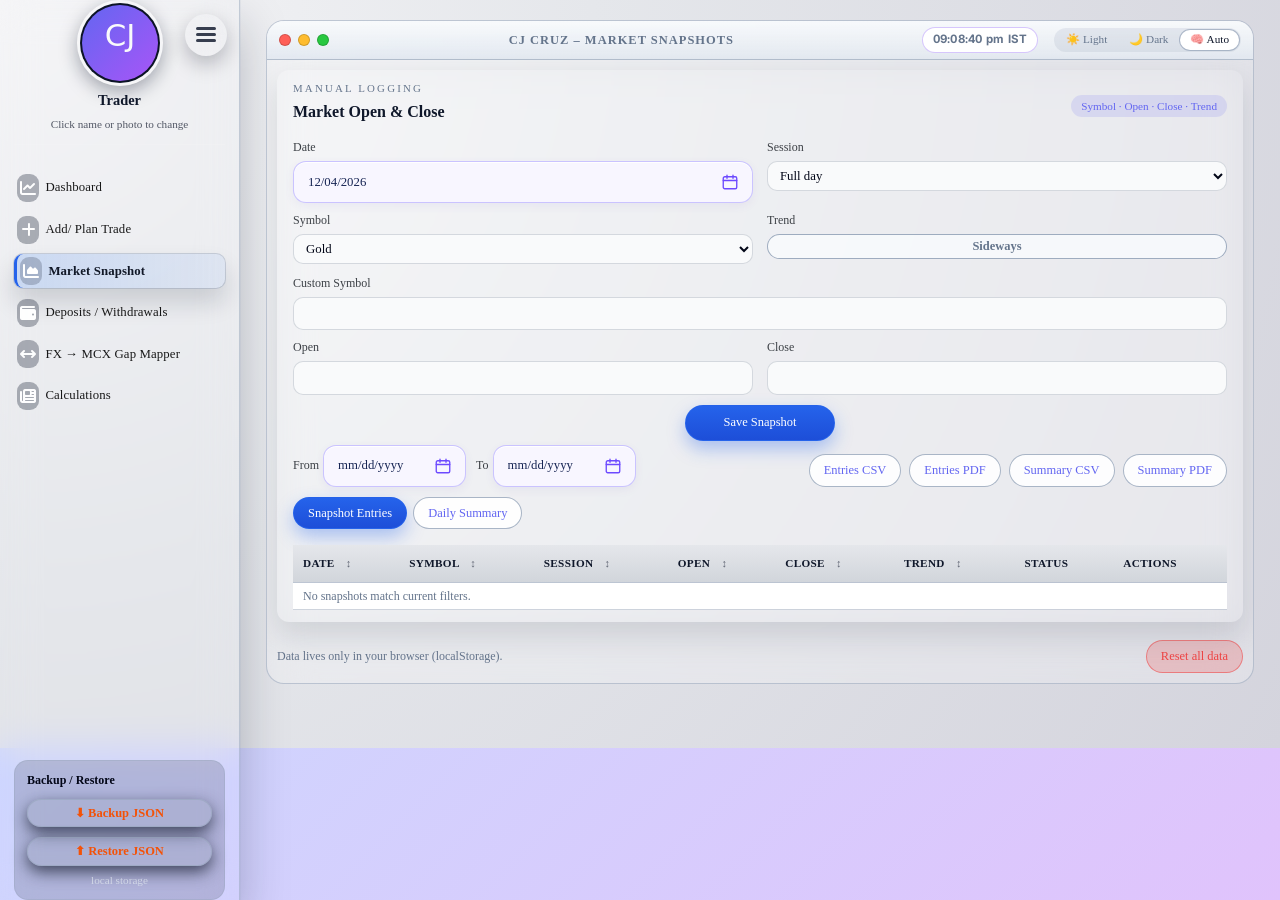
<file: market_snapshot.html>
<!DOCTYPE html>

<html lang="en">
<head>
<meta charset="utf-8"/>
<title>cj cruz – personal trade tracker</title>
<link href="https://cdn.jsdelivr.net/npm/bootstrap@5.3.3/dist/css/bootstrap.min.css" rel="stylesheet"/>
<link href="css/styles.css" rel="stylesheet"/>
<link href="css/style_2.css" rel="stylesheet"/>
<meta content="width=device-width, initial-scale=1.0" name="viewport"/>
<link href="https://cdnjs.cloudflare.com/ajax/libs/font-awesome/6.5.0/css/all.min.css" rel="stylesheet">

</link>

<link rel="preconnect" href="https://fonts.googleapis.com">
<link rel="preconnect" href="https://fonts.gstatic.com" crossorigin>
<link href="https://fonts.googleapis.com/css2?family=Inter:wght@300;400;500;600;700&display=swap" rel="stylesheet">



  <link rel="stylesheet" href="css/cj-live-clock.css">
  <link rel="stylesheet" href="css/cj-pro-calendar.css">
  <link rel="stylesheet" href="css/cj-pro-upgrades.css">
</head>
<body>
<div class="container-fluid">
<div class="layout-shell d-flex min-vh-20">
<aside class="sidebar glass-sidebar d-flex flex-column">
<button type="button" id="mobileSidebarClose" class="mobile-sidebar-close" aria-label="Close navigation menu" title="Close menu">×</button>
<!-- Hamburger-to-Arrow Toggle (injected) -->
<button aria-label="Toggle sidebar" class="hamburger-arrow" id="sidebarToggleArrow">
<span class="bar top"></span>
<span class="bar middle"></span>
<span class="bar bottom"></span>
</button>
<div class="sidebar-profile text-center mb-3">
<div class="sidebar-avatar-wrapper mx-auto" id="profileAvatarWrapper">
<div class="sidebar-avatar-ring">
<img alt="Profile photo" id="profileImage" src="data:image/svg+xml;utf8,%3Csvg%20xmlns%3D%22http%3A//www.w3.org/2000/svg%22%20width%3D%22128%22%20height%3D%22128%22%3E%0A%3Cdefs%3E%0A%20%20%3ClinearGradient%20id%3D%22g%22%20x1%3D%220%22%20x2%3D%221%22%20y1%3D%220%22%20y2%3D%221%22%3E%0A%20%20%20%20%3Cstop%20offset%3D%220%25%22%20stop-color%3D%22%236366f1%22/%3E%0A%20%20%20%20%3Cstop%20offset%3D%22100%25%22%20stop-color%3D%22%23a855f7%22/%3E%0A%20%20%3C/linearGradient%3E%0A%3C/defs%3E%0A%3Crect%20width%3D%22128%22%20height%3D%22128%22%20fill%3D%22url%28%23g%29%22/%3E%0A%3Ctext%20x%3D%2250%25%22%20y%3D%2254%25%22%20text-anchor%3D%22middle%22%20font-size%3D%2252%22%20fill%3D%22%23f9fafb%22%0A%20%20%20%20%20%20font-family%3D%22system-ui%2C%20-apple-system%2C%20BlinkMacSystemFont%2C%20sans-serif%22%3ECJ%3C/text%3E%0A%3C/svg%3E"/>
</div>
</div>
<div class="sidebar-name" id="profileName">Trader</div>
<div class="sidebar-profile-hint">Click name or photo to change</div>
<input accept="image/*" hidden="" id="profileImageInput" type="file"/>
</div>
<nav class="nav flex-column sidebar-nav">
<a class="nav-link " href="index.html">
<span class="icon"><i class="fa-solid fa-chart-line"></i></span>
<span>Dashboard</span>
</a>
<a class="nav-link" href="add_plan_trade.html">
<span class="icon"><i class="fa-solid fa-plus"></i></span>
<span>Add/ Plan Trade</span>
</a>

<a class="nav-link active" href="market_snapshot.html">
<span class="icon"><i class="fa-solid fa-chart-area"></i></span>
<span>Market Snapshot</span>
</a>
<a class="nav-link" href="depsit_withdrawl.html">
<span class="icon"><i class="fa-solid fa-wallet"></i></span>
<span>Deposits / Withdrawals</span>
</a>
<a class="nav-link" href="fx_mcx_gap.html">
<span class="icon"><i class="fa-solid fa-arrows-left-right"></i></span>
<span>FX → MCX Gap Mapper</span>
</a>
<a class="nav-link" href="calculations.html">
<span class="icon"><i class="fa-solid fa-newspaper"></i></span>
<span>Calculations</span>
</a>
</nav>
<div class="sidebar-footer">
<div class="sidebar-backup-box">
<div class="backup-label">Backup / Restore</div>
<button class="btn btn-outline btn-xs w-100 mb-1" id="backupJsonBtn">
          ⬇ Backup JSON
        </button>
<button class="btn btn-outline btn-xs w-100" id="restoreJsonBtn">
          ⬆ Restore JSON
        </button>
<input accept="application/json" hidden="" id="restoreJsonInput" type="file"/>
<div class="version-text">local storage</div>
</div>
</div>
</aside><div class="sidebar-backdrop" aria-hidden="true"></div></div>
<div class="flex-grow-1 app-main-scroll">
<div class="mac-window">
<div class="mac-titlebar">
<button id="menuToggle" class="mobile-menu-btn" type="button" aria-label="Open navigation menu" aria-expanded="false"><span aria-hidden="true">☰</span></button>

<div class="mac-traffic-lights">
<span class="mac-dot mac-close"></span>
<span class="mac-dot mac-minimize"></span>
<span class="mac-dot mac-fullscreen"></span>
</div>

<div class="mac-title">cj cruz – Market Snapshots</div>
<div id="cjLiveClockDisplay" role="timer" aria-label="Current time in India" aria-live="off">--:--:-- -- IST</div>
<div aria-label="Theme appearance selector" class="mac-theme-toggle">
<button class="mac-theme-btn" id="themeLightBtn" type="button">☀️ Light</button>
<button class="mac-theme-btn" id="themeDarkBtn" type="button">🌙 Dark</button>
<button class="mac-theme-btn" id="themeAutoBtn" type="button">🧠 Auto</button>
</div>
</div>
<div class="mac-window-content">
<div class="app-shell">


<!-- Top balances -->

<main class="main-grid">
<!-- ROW 1: Add Trade (left) -->

<!-- ROW 1: Plan Trade (right) -->

<!-- ROW 2: Trades & Reports (full width) -->

<!-- ROW 3: Market Snapshot (left) -->
<section class="card full-width-section" id="section-snapshot">
<div class="card-header-row">
<div>
<div class="section-label">Manual logging</div>
<div class="card-title">Market Open &amp; Close</div>
</div>
<div class="snapshot-header-right">
<span class="tag-pill">Symbol · Open · Close · Trend</span>
</div>
</div>
<!-- Form: Date / Session / Symbol / Trend / Prices -->
<form class="snapshot-form-compact" id="snapshotForm">
<div class="snapshot-layout">
<!-- Top row: Date · Session · Symbol · Trend -->
<div class="snapshot-grid snapshot-grid-top">
<div class="snapshot-field">
<label for="snapshotDate">Date</label>
<input id="snapshotDate" name="snapshotDate" required="" type="date"/>
</div>
<div class="snapshot-field">
<label for="snapshotSession">Session</label>
<select id="snapshotSession" name="snapshotSession">
<option value="full">Full day</option>
<option value="first">1st half</option>
<option value="second">2nd half</option>
</select>
</div>
<div class="snapshot-field">
<label for="snapshotSymbolType">Symbol</label>
<select id="snapshotSymbolType" name="snapshotSymbolType" required="">
<option value="Gold">Gold</option>
<option value="Gold 10">Gold 10 (₹1/point)</option>
<option value="Silver">Silver</option>
<option value="Nifty 50">Nifty 50</option>
<option value="Bank Nifty">Bank Nifty</option>
<option value="Custom">Custom</option>
</select>
</div>
<div class="snapshot-field snapshot-trend-field">
<label>Trend</label>
<span class="snapshot-trend-badge trend-sideways" id="snapshotTrendDisplay">
              Sideways
            </span>
</div>
</div>
<!-- Middle row: (optional) custom symbol + Open / Close -->
<div class="snapshot-grid snapshot-grid-middle">
<div class="snapshot-field snapshot-field-full inline-style-1" id="snapshotCustomSymbolRow">
<label for="snapshotSymbolCustom">Custom Symbol</label>
<input id="snapshotSymbolCustom" name="snapshotSymbolCustom" type="text"/>
</div>
<div class="snapshot-field">
<label for="snapshotOpen">Open</label>
<input id="snapshotOpen" name="snapshotOpen" required="" step="0.01" type="number"/>
</div>
<div class="snapshot-field">
<label for="snapshotClose">Close</label>
<input id="snapshotClose" name="snapshotClose" required="" step="0.01" type="number"/>
</div>
</div>
<!-- Save action -->
<div class="snapshot-actions snapshot-btn-row">
<button class="btn btn-primary btn-sm snapshot-save-btn" type="submit">
            Save Snapshot
          </button>
</div>
</div>
</form>
<!-- From / To filters + export buttons -->
<div class="export-row snapshot-export-row">
<div class="range-row">
<div class="snapshot-field">
<label for="snapshotFromDate">From</label>
<input id="snapshotFromDate" type="date"/>
</div>
<div class="snapshot-field">
<label for="snapshotToDate">To</label>
<input id="snapshotToDate" type="date"/>
</div>
</div>
<div class="export-group">
<button class="btn btn-outline btn-xs" id="snapshotExportCSV" type="button">
          Entries CSV
        </button>
<button class="btn btn-outline btn-xs" id="snapshotExportPDF" type="button">
          Entries PDF
        </button>
<button class="btn btn-outline btn-xs" id="snapshotSummaryExportCSV" type="button">
          Summary CSV
        </button>
<button class="btn btn-outline btn-xs" id="snapshotSummaryExportPDF" type="button">
          Summary PDF
        </button>
</div>
</div>
<!-- Snapshot Entries / Daily Summary tabs -->
<div class="snapshot-view-toggle inline-style-11">
<button class="btn btn-xs btn-primary" id="snapshotViewEntriesBtn" type="button">
        Snapshot Entries
      </button>
<button class="btn btn-xs btn-outline" id="snapshotViewSummaryBtn" type="button">
        Daily Summary
      </button>
</div>
<!-- Table area -->


<div class="snapshot-table-container">
<div class="snapshot-table-wrapper" id="snapshotEntriesWrapper">
<table id="snapshotTable">
<thead>
<tr>
<th data-type="date">Date <span class="sort-indicator">↕</span></th>
<th data-type="string">Symbol <span class="sort-indicator">↕</span></th>
<th data-type="string">Session <span class="sort-indicator">↕</span></th>
<th data-type="number">Open <span class="sort-indicator">↕</span></th>
<th data-type="number">Close <span class="sort-indicator">↕</span></th>
<th data-type="string">Trend <span class="sort-indicator">↕</span></th>
<th>Status</th>
<th>Actions</th>
</tr>
</thead>
<tbody></tbody>
</table>
</div>
<div class="snapshot-table-wrapper inline-style-12" id="snapshotSummaryWrapper">
<table id="snapshotSummaryTable">
<thead>
<tr>
<th>Date</th>
<th>Symbol</th>
<th>O → C</th>
<th>1st Half</th>
<th>2nd Half</th>
<th>Day Trend</th>
</tr>
</thead>
<tbody></tbody>
</table>
</div>
</div>
</section>
<!-- ROW 3: Deposits / Withdrawals (right) -->


<!-- ROW 4: Equity Curve & Stats (full width) -->

</main>
<div class="footer-row">
<div>Data lives only in your browser (localStorage).</div>
<div class="footer-row-right">
<button class="btn btn-danger btn-xs" id="resetAllBtn" type="button">Reset all data</button>
</div>
</div>
</div>
</div>
</div>
<!-- Chart.js CDN -->

<script defer="" src="js/app.js"></script>
</div>
<!-- Trades Calendar: per-day details popup -->

<!-- Balance edit modal (Main / Available / Manual) -->
<div class="cj-password-backdrop" id="balanceEditBackdrop">
<div class="cj-password-modal">
<div class="cj-password-header">
<div class="cj-password-title" id="balanceEditTitle">Update Balance</div>
<div class="cj-password-subtitle" id="balanceEditSubtitle">
        Enter the new value.
      </div>
</div>
<form id="balanceEditForm">
<label class="cj-password-label" for="balanceEditInput">
<span id="balanceEditLabelText">New value</span>
</label>
<input autocomplete="off" class="cj-password-input" id="balanceEditInput" step="0.01" type="number"/>
<div class="cj-password-error" id="balanceEditError"></div>
<div class="cj-password-actions">
<button class="btn btn-outline btn-sm" id="balanceEditCancel" type="button">
          Cancel
        </button>
<button class="btn btn-primary btn-sm" id="balanceEditSubmit" type="submit">
          Update
        </button>
</div>
</form>
</div>
</div>
<!-- Password modal for secure actions -->
<div class="cj-password-backdrop" id="passwordModalBackdrop">
<div class="cj-password-modal">
<div class="cj-password-header">
<div class="cj-password-title" id="passwordModalTitle">Main Balance</div>
<div class="cj-password-subtitle" id="passwordModalSubtitle">
        Password required to continue.
      </div>
</div>
<form id="passwordModalForm">
<label class="cj-password-label" for="passwordModalInput">
        Enter password
      </label>
<div class="cj-password-hint-row">
<span class="cj-password-hint-label">Password</span>
<input class="cj-password-view" id="passwordModalView" readonly="" type="text"/>
<button class="btn btn-outline btn-xs cj-password-copy-btn" id="passwordModalCopy" type="button">
          Copy
        </button>
</div>
<input autocomplete="off" class="cj-password-input" id="passwordModalInput" type="text"/>
<div class="cj-password-error" id="passwordModalError"></div>
<div class="cj-password-actions">
<button class="btn btn-outline btn-sm" id="passwordModalCancel" type="button">
          Cancel
        </button>
<button class="btn btn-primary btn-sm" id="passwordModalSubmit" type="submit">
          Confirm
        </button>
</div>
</form>
</div>
</div>
<!-- Daily Inspiration popup (once per day) -->

<div class="cj-toast-container" id="toastContainer"></div>
<!-- FX → MCX Gap Password Modal -->


</div>




<!-- Trades Full Preview Popup (macOS style) -->
<!-- Trades Full Preview Popup -->
<div id="tradesPreviewBackdrop" class="mac-popup-backdrop">
  <div class="mac-popup">
    <div class="mac-popup-header">
      <div class="mac-traffic-lights">
        <span class="mac-dot mac-close" id="tradesPopupClose"></span>
        <span class="mac-dot mac-minimize"></span>
        <span class="mac-dot mac-fullscreen"></span>
      </div>

      <div class="mac-popup-title">Trades – Full Preview</div>

      <button
        type="button"
        id="tradesPopupCloseRight"
        class="mac-popup-close-btn"
        aria-label="Close">
        ✕
      </button>
    </div>

    <div class="mac-popup-body">
      <div id="tradesPopupContent"></div>
    </div>
  </div>
</div>






<div class="mac-popup-backdrop" id="tradesPopupBackdrop">
  <div class="mac-popup">
    <div class="mac-popup-header">
      <div class="mac-traffic-lights"></div>
      <div class="mac-popup-title">Trades – Full Preview</div>
      <button id="tradesPopupCloseBtn" class="mac-popup-close-btn">×</button>
    </div>
    <div class="mac-popup-body">
      <div id="tradesPopupMount"></div>
    </div>
  </div>
</div>

<script src="js/commodity-excel-engine.js" defer></script>
<script>
  function applyTrendBadges() {
    const rows = document.querySelectorAll("#snapshotTable tbody tr");

    rows.forEach(row => {
      const trendCell = row.children[5]; // TREND column

      if (!trendCell) return;

      // Prevent double processing
      if (trendCell.querySelector(".badge-bullish, .badge-bearish")) return;

      const trend = trendCell.textContent.trim();

      if (trend === "Buy") {
        trendCell.innerHTML = '<span class="badge-bullish">Buy</span>';
      } else if (trend === "Sell") {
        trendCell.innerHTML = '<span class="badge-bearish">Sell</span>';
      }
    });
  }

  const observer = new MutationObserver(() => {
    applyTrendBadges();
  });

  window.addEventListener("DOMContentLoaded", () => {
    const tbody = document.querySelector("#snapshotTable tbody");
    if (!tbody) return;

    observer.observe(tbody, { childList: true, subtree: true });

    // initial run
    applyTrendBadges();
  });
</script>
  <script src="js/cj-live-clock.js" defer></script>

<script defer src="js/mobile-nav-fix.js"></script>
<script src="js/cj-pro-calendar.js" defer></script>
</body>
</html>
</file>
<file: css/styles.css>
/* Extracted styles from original inline <style> tags in index.html */
/* ===============================
   TradingView Dark Theme
================================ */

/* Dark theme */
body.dark {
  --tb-text-primary: #E5E7EB;
  --tb-text-secondary: #9CA3AF;
}
    :root {
      --bg-gradient-start: #c4e0ff;
      --bg-gradient-end: #e0c3fc;
      --card-bg: rgba(255, 255, 255, 0.24);
      --card-border: rgba(255, 255, 255, 0.45);
      --text-main: #0f172a;
      --text-muted: #64748b;
      --accent: #6366f1;
      --accent-soft: rgba(99, 102, 241, 0.15);
      --danger: #ef4444;
      --success: #16a34a;
      --shadow-soft: 0 18px 40px rgba(15, 23, 42, 0.18);
      --radius-lg: 18px;
      --radius-pill: 999px;
      --transition-fast: 0.18s ease-out;
    }


:root {
  /* Text */
  --tb-text-primary: #111827;
  --tb-text-secondary: #6B7280;
  --tb-text-disabled: #9CA3AF;

  /* Bias colors */
  --tb-bullish: #22C55E;
  --tb-neutral: #F59E0B;
  --tb-bearish: #EF4444;

  /* Card */
  --tb-card-bg: #F3F4F6;
  --tb-border: #E5E7EB;

  /* Warning */
  --tb-warning: #F59E0B;
}

body.dark {
  --tb-text-primary: #F9FAFB;
  --tb-text-secondary: #9CA3AF;
  --tb-text-disabled: #6B7280;

  --tb-bullish: #22C55E;
  --tb-neutral: #FBBF24;
  --tb-bearish: #F87171;

  --tb-card-bg: #0B1220;
  --tb-border: #1F2937;

  --tb-warning: #FBBF24;
}

body {
  background: var(--bg-main);
  color: var(--text-main);
  font-family: Roboto;
}
    * {
      box-sizing: border-box;
    }

    html,
    body {
      margin: 0;
      padding: 0;
      font-family: Roboto;
      background: linear-gradient(
        135deg,
        var(--bg-gradient-start),
        var(--bg-gradient-end)
      );
      color: var(--text-main);
      min-height: 100%;
    }

    body {
      padding: 14px;
    }
/* Make calendar icon white in dark mode */
body.dark-mode input[type="date"]::-webkit-calendar-picker-indicator {
  filter: invert(1) brightness(200%);
  opacity: 0.9;
}

    /* Dark mode via CSS variables */
    body.dark-mode {
      --bg-gradient-start: #020617;
      --bg-gradient-end: #0f172a;
      --card-bg: rgba(15, 23, 42, 0.86);
      --card-border: rgba(148, 163, 184, 0.6);
      --text-main: #e5e7eb;
      --text-muted: #cbd5e1;
      --accent: #a855f7;
      --accent-soft: rgba(168, 85, 247, 0.25);
      --shadow-soft: 0 20px 45px rgba(0, 0, 0, 0.9);
    }




    body.dark-mode table tbody tr:hover {
      background: rgba(15, 23, 42, 0.95);
    }

    body.dark-mode input[type="text"],
    body.dark-mode input[type="number"],
    body.dark-mode input[type="date"],
    body.dark-mode select,
    body.dark-mode textarea {
      background: rgba(15, 23, 42, 0.96);
      color: #e5e7eb;
      border-color: rgba(148, 163, 184, 0.9);
	  font-family: Roboto;
    }

    body.dark-mode .filter-group {
      background: rgba(15, 23, 42, 0.9);
	  font-family: Roboto;
    }

    body.dark-mode .chart-wrapper {
      background: rgba(15, 23, 42, 0.92);
    }

    .app-shell {
      max-width: 1240px;
      margin: 0 auto 32px auto;
    }

    header.app-header {
      display: flex;
      flex-direction: column;
      gap: 8px;
      margin-bottom: 16px;
    }

.mac-popup {
  height: 82vh;
}

.mac-popup-body {
  overflow: auto;
}


.active-commodity-wrap {
  min-width: 180px;   /* enough for "Silver Micro" */
  display: inline-block;
}


.commodity-topbar {
  display: flex;
  align-items: center;
  justify-content: flex-end;
  gap: 10px;
}

.commodity-topbar .filter-group {
  display: flex;
  gap: 6px;
}

.commodity-select {
  max-width: 140px;
}



.commodity-header {
  display: flex;
  align-items: center;
  justify-content: space-between;
}

.commodity-header-right {
  display: flex;
  align-items: center;
}

.commodity-topbar {
  display: flex;
  align-items: center;
  gap: 10px;
}

.active-commodity-wrap {
  min-width: 180px;
  display: inline-block;
  white-space: nowrap;
}

/* Divider line */
.commodity-divider {
  height: 1px;
  background: #e5e7eb;
  margin: 10px 0 16px;
}





.active-commodity {
  min-width: 185px;          /* locks label position */
  font-size: 13px;
  color: #64748b;
  white-space: nowrap;
}


#tradesFullPreviewBtn {
  padding: 3px 8px;
  font-size: 20px;
  line-height: 1;
  min-width: auto;
}

#tradesFullPreviewBtn:hover {
  background: var(--accent-soft);
  color: var(--accent);
}

.select {
    border-radius: 10px !important; /* adjust radius */
    padding: 6px 10px;
    border: 1px solid #ccc;
    outline: none;
}

/* Optional: improve dropdown option style */
select:focus {
    border-color: #0099ff;
    box-shadow: 0 0 5px rgba(0,153,255,0.5);
	border-radius:10px;
}

.mac-popup-backdrop {
  position: fixed;
  inset: 0;
  background: rgba(10, 15, 30, 0.55);
  backdrop-filter: blur(6px);
  display: flex;
  align-items: center;
  justify-content: center;
  opacity: 0;
  pointer-events: none;
  transition: opacity 0.28s ease;
  z-index: 99999;
}

.mac-popup-backdrop.show {
  opacity: 1;
  pointer-events: auto;
}
.mac-popup {
  width: 94%;
  max-width: 1200px;
  height: 82vh;
  border-radius: 20px;
  transform: scale(0.96) translateY(14px);
  transition: transform 0.28s cubic-bezier(.2,.8,.2,1);
}

.mac-popup-backdrop.show .mac-popup {
  transform: scale(1) translateY(0);
}

.mac-popup-header {
  display: flex;
  align-items: center;
  gap: 12px;
  padding: 10px 14px;
  border-bottom: 1px solid rgba(148,163,184,0.25);
}

.mac-popup-title {
  font-size: 0.85rem;
  font-weight: 600;
  opacity: 0.85;
}

.mac-popup-body {
  flex: 1;
  overflow: auto;
  padding: 10px;
}




.mac-popup {
  width: 94%;
  max-width: 1200px;
  height: 82vh;
  background: rgba(255, 255, 255, 0.92);
  backdrop-filter: blur(22px);
  border-radius: 20px;
  box-shadow:
    0 40px 90px rgba(0, 0, 0, 0.55),
    0 0 0 1px rgba(255,255,255,0.35);
  display: flex;
  flex-direction: column;
  overflow: hidden;
  transform: scale(0.96) translateY(14px);
  transition: transform 0.28s cubic-bezier(.2,.8,.2,1);
}

body.dark-mode .mac-popup {
  background: rgba(15, 23, 42, 0.96);
  box-shadow:
    0 40px 90px rgba(0,0,0,0.9),
    0 0 0 1px rgba(148,163,184,0.55);
}



/* Header */
.mac-popup-header {
  display: flex;
  align-items: center;
  gap: 14px;
  padding: 12px 16px;
  background: linear-gradient(
    to bottom,
    rgba(255,255,255,0.9),
    rgba(255,255,255,0.75)
  );
  border-bottom: 1px solid rgba(148,163,184,0.35);
}

body.dark-mode .mac-popup-header {
  background: linear-gradient(
    to bottom,
    rgba(15,23,42,0.98),
    rgba(15,23,42,0.9)
  );
}

.mac-popup-title {
  font-size: 0.9rem;
  font-weight: 600;
  letter-spacing: 0.02em;
}

/* Body */
.mac-popup-body {
  flex: 1;
  padding: 14px 16px;
  overflow: auto;
  background: transparent;
}

/* Table inside popup */
.mac-popup-body table {
  background: transparent;
}

.mac-popup-body thead th {
  position: sticky;
  top: 0;
  background: rgba(255,255,255,0.85);
  backdrop-filter: blur(10px);
  z-index: 2;
}

body.dark-mode .mac-popup-body thead th {
  background: rgba(15,23,42,0.9);
}


#tradesPopupContent {
  border-radius: 14px;
  overflow: hidden;
}

.mac-popup-header .mac-traffic-lights {
  transform: scale(0.9);
}
.mac-popup-close-btn {
  margin-left: auto;
  border: none;
  background: rgba(148, 163, 184, 0.18);
  color: var(--text-main);
  border-radius: 999px;
  width: 28px;
  height: 28px;
  font-size: 0.9rem;
  line-height: 1;
  display: inline-flex;
  align-items: center;
  justify-content: center;
  cursor: pointer;
  transition: background 0.18s ease, transform 0.18s ease;
}

.mac-popup-close-btn:hover {
  background: rgba(239, 68, 68, 0.25);
  color: #b91c1c;
  transform: scale(1.05);
}

body.dark-mode .mac-popup-close-btn {
  background: rgba(148, 163, 184, 0.25);
  color: #f9fafb;
}

body.dark-mode .mac-popup-close-btn:hover {
  background: rgba(239, 68, 68, 0.35);
  color: #fecaca;
}




    .header-main-row {
      display: flex;
      align-items: center;
      justify-content: space-between;
      gap: 12px;
      flex-wrap: wrap;
	  padding-top:20px;
    }

    .app-title {
      font-size: 1.6rem;
      font-weight: 700;
      letter-spacing: 0.05em;
      text-transform: uppercase;
    }

    .app-subtitle {
      font-size: 0.85rem;
      color: var(--text-muted);
    }
body.dark-mode #availableBalanceDisplay {
  color: #f9fafb !important;          /* bright white */
  text-shadow: 0 0 4px rgba(0,0,0,0.6);
}

body.dark-mode #equityDisplay {
  color: #f9fafb !important;          /* bright white */
  text-shadow: 0 0 4px rgba(0,0,0,0.6);
}
    .header-title-block {
      display: flex;
      flex-direction: column;
      gap: 4px;
    }

    .card {
      background: var(--card-bg);
      border-radius: var(--radius-lg);
      border: 1px solid var(--card-border);
      box-shadow: var(--shadow-soft);
      backdrop-filter: blur(18px);
      -webkit-backdrop-filter: blur(18px);
      padding: 14px 16px;
    }

    .card-header-row {
      display: flex;
      align-items: center;
      justify-content: space-between;
      gap: 8px;
      margin-bottom: 12px;
      flex-wrap: wrap;
    }

    .card-title {
      font-size: 1rem;
      font-weight: 600;
    }

    .tag-pill {
      border-radius: var(--radius-pill);
      padding: 3px 10px;
      font-size: 0.7rem;
      background: var(--accent-soft);
      color: var(--accent);
      font-weight: 500;
    }

    .balances-card {
      margin-bottom: 16px;
    }

    .balance-top-row {
      display: flex;
      align-items: center;
      justify-content: space-between;
      gap: 12px;
      margin-bottom: 10px;
      flex-wrap: wrap;
    }

    .balance-main-label {
      font-size: 0.8rem;
      color: var(--text-muted);
    }

    .balance-main-value {
      font-size: 1.7rem;
      font-weight: 700;
    }

  .ticker-item {
    display: inline-flex;
    align-items: center;
    gap: 0.5rem;
    margin-right: 2rem;
    font-size: 0.9rem;
  }

  .ticker-label {
    opacity: 0.85;
  }

  .ticker-price {
    font-weight: 600;
  }

  .ticker-badge {
    display: inline-flex;
    align-items: center;
    justify-content: center;
    min-width: 1.4rem;
    height: 1.1rem;
    border-radius: 999px;
    font-size: 0.7rem;
    font-weight: 700;
    padding: 0 0.4rem;
    margin-left: 0.15rem;
  }

  .ticker-badge.ticker-up {
    background: rgba(34, 197, 94, 0.18);
    color: #22c55e;
  }

  .ticker-badge.ticker-down {
    background: rgba(248, 113, 113, 0.2);
    color: #ef4444;
  }

  .ticker-badge.ticker-flat {
    background: rgba(148, 163, 184, 0.25);
    color: #e5e7eb;
  }


  .ticker-up {
  color: #16a34a;   /* green */
  font-weight: 600;
}

.ticker-down {
  color: #ef4444;   /* red */
  font-weight: 600;
}

.ticker-flat {
  color: #f1f5f9;   /* neutral */
  opacity: 0.8;
}

    .balance-main-block {
      display: flex;
      flex-direction: column;
      gap: 4px;
    }

    .chip {
      display: inline-flex;
      align-items: center;
      gap: 5px;
      font-size: 0.7rem;
      border-radius: var(--radius-pill);
      padding: 2px 9px;
      background: rgba(15, 23, 42, 0.05);
      color: var(--text-muted);
    }

    .chip-dot {
      width: 6px;
      height: 6px;
      border-radius: 999px;
      background: var(--accent);
    }

    .quick-stats-row {
      display: grid;
      grid-template-columns: repeat(4, minmax(0, 1fr));
      gap: 8px;
      margin-bottom: 10px;
    }

    .stat-item {
      padding: 6px 8px;
      border-radius: 10px;
      background: rgba(255, 255, 255, 0.45);
      display: flex;
      flex-direction: column;
      gap: 3px;
    }

    body.dark-mode .stat-item {
      background: rgba(15, 23, 42, 0.9);
    }

    .stat-label {
      font-size: 0.68rem;
      color: var(--text-muted);
    }

    .stat-value {
      font-size: 0.9rem;
      font-weight: 600;
    }

    .stat-value.positive {
      color: var(--success);
    }

    .stat-value.negative {
      color: var(--danger);
    }

    .stat-value.neutral {
      color: var(--text-main);
    }

    .balances-bottom-row {
      display: flex;
      flex-wrap: wrap;
      gap: 6px;
      justify-content: flex-end;
      margin-top: 4px;
    }

    .btn {
      border-radius: var(--radius-pill);
      border: none;
      outline: none;
      font-size: 0.75rem;
      padding: 5px 12px;
      display: inline-flex;
      align-items: center;
      justify-content: center;
      gap: 5px;
      cursor: pointer;
      transition: transform var(--transition-fast),
        box-shadow var(--transition-fast), background-color var(--transition-fast),
        color var(--transition-fast), border-color var(--transition-fast);
      white-space: nowrap;
    }

    .btn-primary {
      background: var(--accent);
      color: #ffffff;
      box-shadow: 0 8px 20px rgba(99, 102, 241, 0.35);
    }

    .btn-primary:hover {
      transform: translateY(-1px);
      box-shadow: 0 12px 26px rgba(79, 70, 229, 0.45);
    }

    .btn-outline {
      background: transparent;
      color: var(--accent);
      border: 1px solid rgba(148, 163, 184, 0.6);
    }

    .btn-outline:hover {
      background: rgba(255, 255, 255, 0.85);
    }

    body.dark-mode .btn-outline:hover {
      background: rgba(15, 23, 42, 0.9);
    }

    .btn-danger { background: rgba(239, 68, 68, 0.22); color: var(--danger); border: 1px solid rgba(239, 68, 68, 0.55); }

    .btn-danger:hover { background: rgba(239, 68, 68, 0.32); border-color: rgba(239, 68, 68, 0.55); transform: translateY(-1px); }

    .btn-xs {
      padding: 3px 8px;
      font-size: 0.7rem;
    }

    .btn-sm {
      padding: 4px 10px;
      font-size: 0.75rem;
    }

    .btn[disabled] {
      opacity: 0.6;
      cursor: not-allowed;
      box-shadow: none;
    }
.full-width-section {
  grid-column: 1 / -1;
}

#section-snapshot,
#section-dw {
  //*grid-column: auto !important;*//
}


.card {
  width: 100%;
}

.card:not(.full-width-section) {
  min-height: 100%;
}
@media (max-width: 900px) {
  .main-grid {
    grid-template-columns: 1fr;
  }
}

  .main-grid {
  display: grid;
  grid-template-columns: 1fr 1fr;
  gap: 20px;
  align-items: start;
}

    .column-stack {
      display: flex;
      flex-direction: column;
      gap: 16px;
    }

    .section-label {
      font-size: 0.75rem;
      text-transform: uppercase;
      letter-spacing: 0.11em;
      color: var(--text-muted);
      margin-bottom: 4px;
    }

    .form-grid {
      display: grid;
      grid-template-columns: repeat(2, minmax(0, 1fr));
      gap: 10px 14px;
    }

    .form-row {
      display: flex;
      flex-direction: column;
      gap: 3px;
    }

    label {
      font-size: 0.75rem;
      color: #3c4046;
    }

    input[type="text"],
    input[type="number"],
    input[type="date"],
    select,
    textarea {
      border-radius: 10px;
      border: 1px solid rgba(148, 163, 184, 0.6);
      padding: 6px 8px;
      font-size: 0.8rem;
      outline: none;
      background: rgba(255, 255, 255, 0.9);
      color: #020617;
    }

    input[type="number"]::-webkit-outer-spin-button,
    input[type="number"]::-webkit-inner-spin-button {
      -webkit-appearance: none;
      margin: 0;
    }

    textarea {
      resize: vertical;
      min-height: 52px;
    }

    input:focus,
    select:focus,
    textarea:focus {
      border-color: var(--accent);
      box-shadow: 0 0 0 1px rgba(129, 140, 248, 0.6);
    }

    select {
      appearance: auto;
      -webkit-appearance: auto;
      -moz-appearance: auto;
      border-radius: 10px;
      border: 1px solid rgba(148, 163, 184, 0.6);
      padding: 6px 8px;
      font-size: 0.8rem;
      outline: none;
      background: rgba(255, 255, 255, 0.9);
      color: #020617;
    }

    .inline-input-group {
      display: flex;
      gap: 8px;
      align-items: flex-end;
      flex-wrap: wrap;
    }

    .trend-action-row {
      display: flex;
      align-items: flex-end;
      gap: 10px;
    }

    .trend-action-row .trend-field {
      flex: 1 1 auto;
      display: flex;
      flex-direction: column;
      gap: 3px;
    }

    .trend-action-row .snapshot-save-btn {
      flex-shrink: 0;
      height: 36px;
      padding-inline: 14px;
    }


    .inline-input-group .form-row {
      flex: 1;
    }

    .muted {
      color: var(--text-muted);
      font-size: 0.75rem;
    }

    .preview-pl {
      font-size: 0.8rem;
      font-weight: 600;
    }

    .preview-pl.positive {
      color: var(--success);
    }

    .preview-pl.negative {
      color: var(--danger);
    }

    .preview-pl.neutral {
      color: var(--text-main);
    }

    table {
      width: 100%;
      border-collapse: collapse;
      font-size: 0.78rem;
    }

    th,
    td {
      padding: 6px 6px;
      border-bottom: 1px solid rgba(148, 163, 184, 0.3);
      text-align: left;
    }

    th {
      font-weight: 600;
      color: #000000;
      font-size: 0.7rem;
      text-transform: uppercase;
      letter-spacing: 0.06em;
    }

    tbody tr:last-child td {
      border-bottom: none;
    }

    tbody tr:hover {
      background: rgba(255, 255, 255, 0.7);
    }

    .pl-positive {
      color: var(--success);
      font-weight: 600;
    }

    .pl-negative {
      color: var(--danger);
      font-weight: 600;
    }

    .table-actions {
      display: inline-flex;
      gap: 4px;
    }

    .filter-group {
      display: inline-flex;
      gap: 6px;
      border-radius: var(--radius-pill);
      padding: 2px;
      background: rgba(255, 255, 255, 0.8);
    }

    .filter-chip {
      border-radius: var(--radius-pill);
      border: none;
      padding: 3px 9px;
      font-size: 0.7rem;
      background: transparent;
      color: var(--text-muted);
      cursor: pointer;
    }

    .filter-chip.active {
      background: var(--accent);
      color: #ffffff;
    }

    .extra-filters-row {
      display: flex;
      flex-wrap: wrap;
      gap: 8px;
      margin-top: 8px;
      align-items: flex-end;
    }

    .extra-filter-field {
      min-width: 110px;
      flex: 1;
    }

    .extra-filter-label {
      font-size: 0.7rem;
      color: var(--text-muted);
      margin-bottom: 3px;
    }

    .extra-filter-input {
      width: 100%;
    }

    .export-row {
      display: flex;
      justify-content: space-between;
      gap: 8px;
      align-items: flex-end;
      margin-top: 8px;
      flex-wrap: wrap;
    }

    .export-group {
      display: inline-flex;
      gap: 6px;
      flex-wrap: wrap;
    }

    .tiny-text {
      font-size: 0.7rem;
      color: var(--text-muted);
    }

    .equity-stats {
      display: grid;
      grid-template-columns: repeat(3, minmax(0, 1fr));
      gap: 6px;
      margin-bottom: 10px;
    }

    .equity-stat {
      padding: 6px 8px;
      border-radius: 10px;
      background: rgba(255, 255, 255, 0.45);
      display: flex;
      flex-direction: column;
      gap: 3px;
    }

    body.dark-mode .equity-stat {
      background: rgba(15, 23, 42, 0.9);
    }

    .equity-stat-label {
      font-size: 0.68rem;
      color: var(--text-muted);
    }

    .equity-stat-value {
      font-size: 0.9rem;
      font-weight: 600;
    }

    .chart-wrapper {
      border-radius: 12px;
      overflow: hidden;
      background: rgba(255, 255, 255, 0.9);
      padding: 4px 6px 2px 2px;
      height: 180px;
    }

    .footer-row {
      margin-top: 18px;
      display: flex;
      justify-content: space-between;
      align-items: center;
      gap: 8px;
      font-size: 0.75rem;
      color: var(--text-muted);
      flex-wrap: wrap;
    }

    .footer-row-right {
      display: flex;
      align-items: center;
      gap: 8px;
      flex-wrap: wrap;
    }

    .range-row {
      display: flex;
      gap: 8px;
      align-items: flex-end;
      flex-wrap: wrap;
    }

    @media (max-width: 960px) {
      .main-grid {
        grid-template-columns: minmax(0, 1fr);
      }
    }

    @media (max-width: 720px) {
      body {
        padding: 10px;
      }

      .balances-card {
        padding-inline: 12px;
      }

      .quick-stats-row {
        grid-template-columns: repeat(2, minmax(0, 1fr));
      }

      .equity-stats {
        grid-template-columns: repeat(2, minmax(0, 1fr));
      }
    }

    @media (max-width: 480px) {
      .balance-top-row {
        flex-direction: column;
        align-items: flex-start;
      }

      .balances-bottom-row {
        justify-content: flex-start;
      }

      .form-grid {
        grid-template-columns: minmax(0, 1fr);
      }

      th,
      td {
        padding-inline: 4px;
      }
    }
  

  /* Sidebar + layout additions */
  .layout-shell {
    background: linear-gradient(135deg, var(--bg-gradient-start), var(--bg-gradient-end));
  }

 .glass-sidebar {
  position: fixed;
  top: 0;
  left: 0;
  height: 100vh;
  width: 230px;
  max-width: 230px;

  backdrop-filter: blur(20px);
  background: rgba(15, 23, 42, 0.45);
  border-right: 1px solid rgba(255,255,255,0.12);
  padding: 1.2rem;
  display: flex;
  flex-direction: column;
}


  .sidebar-title {
    font-size: 1.1rem;
  }

  .sidebar-nav .nav-link {
    border-radius: 10px;
    margin-bottom: 0.35rem;
    font-size: 0.95rem;
  }

  .sidebar-nav .nav-link.active,
  .sidebar-nav .nav-link:hover {
    background: rgba(255,255,255,0.16);
  }

  .app-main-scroll {
  margin-left: 230px;
  overflow-y: auto;
  
  
}
@media (max-width: 991.98px) {
  .glass-sidebar {
    display: none;
  }
  .layout-shell {
    display: block !important;
  }
}
.sidebar-tools .btn {
  justify-content: flex-start;
}

  
  .market-ticker-wrapper {
    margin: 0 0 1.25rem 0;
    padding: 0.35rem 1.25rem;
    border-radius: 999px;
    backdrop-filter: blur(18px);
    background: rgba(15, 23, 42, 0.35);
    color: #f9fafb;
    display: flex;
    align-items: center;
    overflow: hidden;
    white-space: nowrap;
  }

  
  #marketTickerText {
    display: inline-block;
    white-space: nowrap;
  }

  .market-ticker-inner span {
    display: inline-block;
    white-space: nowrap;
    will-change: transform;
    animation: ticker-scroll 30s linear infinite;
    font-size: 0.9rem;
  }

  
  
  .market-ticker-wrapper:hover .market-ticker-inner span {
    animation-play-state: paused;
  }


  @keyframes ticker-scroll {
    0%   { transform: translateX(0); }
    100% { transform: translateX(-100%); }
  }
    100% { transform: translateX(-100%); }
  }

  @media (max-width: 991.98px) {
    .glass-sidebar {
      display: none;
    }
    .layout-shell {
      display: block !important;
    }
    .app-main-scroll {
	margin-left: 0;         /* remove 230px gap */
    height: auto;
     
    }
  }
/* Make sidebar backup text clear in dark mode */
body.dark-mode .sidebar-tools .small {
  color: rgba(249, 250, 251, 0.95) !important; /* almost white */
}

/* Make backup / restore buttons brighter in dark mode */
body.dark-mode .sidebar-tools .btn {
  color: #e5e7eb; /* light text */
  border-color: rgba(148, 163, 184, 0.9);
  background: rgba(15, 23, 42, 0.7);
}

body.dark-mode .sidebar-tools .btn:hover {
  background: rgba(15, 23, 42, 0.95);
}

/* Slightly brighten small labels in dark mode */
body.dark-mode .section-label,
body.dark-mode .stat-label,
body.dark-mode .tiny-text,
body.dark-mode .muted {
  color: #cbd5f5;
}
/* Make Main Balance bright in dark mode */
body.dark-mode .balance-main-value {
  color: #ffffff !important;      /* pure white */
  text-shadow: 0 0 6px rgba(255,255,255,0.18);
}

/* Also brighten the small label */
body.dark-mode .balance-main-label {
  color: #cbd5ff !important;      /* soft light blue */
}

/* And equity quick chip text */
body.dark-mode .chip {
  color: #e5e7eb !important;
  background: rgba(255,255,255,0.1) !important;
}
/* Sidebar Backup / Restore style (both light + dark) */
.sidebar-tools .small {
  color: #e5e7eb;               /* light text for "Backup / Restore" label */
}

/* Make the buttons solid and readable on dark sidebar */
.sidebar-tools .btn {
  justify-content: flex-start;
  background: rgba(15, 23, 42, 0.75);
  color: #f9fafb;
  border: 1px solid rgba(148, 163, 184, 0.8);
  box-shadow: 0 6px 16px rgba(15, 23, 42, 0.6);
}

.sidebar-tools .btn:hover {
  background: rgba(15, 23, 42, 0.95);
  box-shadow: 0 8px 20px rgba(15, 23, 42, 0.9);
}

/* Optional: make them a bit tighter */
.sidebar-tools .btn.btn-xs {
  font-size: 0.75rem;
  padding: 4px 10px;
}
/* Bottom backup section container */
.sidebar-footer {
  width: 100%;
}

/* Light glass background for backup box */
.sidebar-backup-box {
  background: rgba(255,255,255,0.12);
  padding: 10px 12px;
  border-radius: 12px;
  backdrop-filter: blur(14px);
  border: 1px solid rgba(255,255,255,0.18);
}

/* Label styling */


/* Buttons look consistent & readable */
.sidebar-backup-box .btn {
  justify-content: flex-start;
  color: #f8fafc;
  border-color: rgba(255,255,255,0.35);
  background: rgba(15, 23, 42, 0.35);
}

.sidebar-backup-box .btn:hover {
  background: rgba(15, 23, 42, 0.55);
}

/* Version text alignment */
.version-text {
  margin-top: 8px;
  text-align: center;
  color: rgba(255,255,255,0.6);
}


/* Mobile sidebar overlay + hamburger */
@media (min-width: 992px) {
  .mobile-menu-btn {
    display: none !important;
  }
}

@media (max-width: 991.98px) {
  .mobile-menu-btn {
    display: inline-flex;
    align-items: center;
    justify-content: center;
    padding: 4px 10px;
    margin-right: 4px;
  }

  .glass-sidebar {
    position: fixed;
    top: 0;
    left: 0;
    height: 100vh;
    width: 230px;
    max-width: 80%;
    transform: translateX(-100%);
    transition: transform 0.3s ease;
    z-index: 9999;
    display: flex;
  }

  body.sidebar-open .glass-sidebar {
    transform: translateX(0);
  }

  .sidebar-backdrop {
    position: fixed;
    inset: 0;
    background: rgba(15, 23, 42, 0.55);
    opacity: 0;
    pointer-events: none;
    transition: opacity 0.3s ease;
    z-index: 9990;
  }

  body.sidebar-open .sidebar-backdrop {
    opacity: 1;
    pointer-events: auto;
  }

  .app-main-scroll {
    margin-left: 0 !important;
    height: auto;
    
  }
  
  /* Dark mode cards proper contrast */
body.dark-mode .card {
  background: rgba(15, 23, 42, 0.88) !important;
  border-color: rgba(148, 163, 184, 0.35) !important;
}
/* Stat boxes & equity stats */
body.dark-mode .stat-item,
body.dark-mode .equity-stat {
  background: rgba(30, 41, 59, 0.85) !important;
}
/* Table background + hover */
body.dark-mode table tbody tr:hover {
  background: rgba(30, 41, 59, 0.9) !important;
}

body.dark-mode th {
  color: #9ca3af !important;
}
/* Form fields darker */
body.dark-mode input,
body.dark-mode select,
body.dark-mode textarea {
  background: rgba(15, 23, 42, 0.92) !important;
  color: #f1f5f9 !important;
  border-color: rgba(148, 163, 184, 0.55) !important;
}
/* All subtle labels brighter */
body.dark-mode .muted,
body.dark-mode .tiny-text,
body.dark-mode .section-label,
body.dark-mode label {
  color: #cbd5e1 !important;  /* soft gray-blue */
}
/* Trades & Reports container */
body.dark-mode #section-trades,
body.dark-mode .column-stack .card {
  background: rgba(15, 23, 42, 0.9) !important;
}

  
}


/* === FIX: Dark mode proper contrast === */
body.dark-mode .card {
  background: rgba(15, 23, 42, 0.92) !important;
  border-color: rgba(148, 163, 184, 0.45) !important;
}

body.dark-mode .stat-item,
body.dark-mode .equity-stat,
body.dark-mode .filter-group,
body.dark-mode .extra-filters-row {
  background: rgba(30, 41, 59, 0.88) !important;
}

body.dark-mode input,
body.dark-mode select,
body.dark-mode textarea {
  background: rgba(15, 23, 42, 0.96) !important;
  color: #f1f5f9 !important;
  border-color: rgba(148, 163, 184, 0.55) !important;
}

body.dark-mode label,
body.dark-mode .section-label,
body.dark-mode .tiny-text,
body.dark-mode .muted {
  color: #cbd5e1 !important;
}


/* === Dark mode font color tuning === */
body.dark-mode .stat-label,
body.dark-mode .equity-stat-label,
body.dark-mode .extra-filter-label,
body.dark-mode .filter-chip,
body.dark-mode th {
  color: #cbd5e1 !important;
}

body.dark-mode .card-title {
  color: #f9fafb !important;
}


/* === Dark mode table font & cell visibility fix === */
body.dark-mode table th,
body.dark-mode table td {
  color: #e5e7eb !important;
}

body.dark-mode table tbody tr {
  background: rgba(15,23,42,0.85) !important;
}

body.dark-mode table tbody tr:hover {
  background: rgba(30,41,59,0.95) !important;
}

body.dark-mode table thead {
  background: rgba(30,41,59,0.9) !important;
  color: #f1f5f9 !important;
}

body.dark-mode .table-responsive {
  background: transparent !important;
}



    
    /* Plan Trade layout */
    .plan-grid {
      display: flex;
      flex-direction: column;
      gap: 8px;
      margin-bottom: 8px;
    }

    .plan-row {
      display: grid;
      grid-template-columns: repeat(4, minmax(0, 1fr));
      gap: 8px;
    }

    .plan-summary-row {
      display: grid;
      grid-template-columns: repeat(2, minmax(0, 1fr));
      gap: 8px;
      margin-top: 4px;
    }

    .plan-summary-block {
      padding: 6px 8px;
      border-radius: 10px;
      background: rgba(255, 255, 255, 0.55);
    }

    body.dark-mode .plan-summary-block {
      background: rgba(15, 23, 42, 0.9);
    }

    .plan-summary-values {
      display: flex;
      flex-wrap: wrap;
      gap: 6px;
      margin-top: 4px;
      font-size: 0.78rem;
    }

    .plan-chip {
      padding: 2px 8px;
      border-radius: 999px;
      background: rgba(148, 163, 184, 0.2);
      font-size: 0.75rem;
    }

    /* Risk Tools layout */
    .tools-grid {
      display: grid;
      grid-template-columns: repeat(2, minmax(0, 1fr));
      gap: 10px;
      margin-top: 4px;
    }

    .tool-block {
      padding: 6px 8px;
      border-radius: 12px;
      background: rgba(255, 255, 255, 0.5);
    }

    body.dark-mode .tool-block {
      background: rgba(15, 23, 42, 0.95);
    }

    .small-grid {
      grid-template-columns: repeat(2, minmax(0, 1fr));
    }

    .risk-result-row {
      margin-top: 6px;
      display: flex;
      justify-content: space-between;
      align-items: center;
      font-size: 0.85rem;
    }

    .risk-result-value {
      font-weight: 600;
    }

    #riskSessionNotes {
      width: 100%;
      resize: vertical;
      font-size: 0.85rem;
    }

    @media (max-width: 720px) {
      .plan-row {
        grid-template-columns: minmax(0, 1fr);
      }
      .plan-summary-row {
        grid-template-columns: minmax(0, 1fr);
      }
      .tools-grid {
        grid-template-columns: minmax(0, 1fr);
      }
    }

      .plan-summary-row {
        grid-template-columns: minmax(0, 1fr);
      }
      .tools-grid {
        grid-template-columns: minmax(0, 1fr);
      }
    }

  
  /* --- Top market ticker styles (overrides) --- */

  .market-ticker-wrapper {
    margin: 0 0 1.25rem 0;
    padding: 0.35rem 1.25rem;
    border-radius: 999px;
    backdrop-filter: blur(18px);
    background: rgba(15, 23, 42, 0.35);
    color: #f9fafb;
    display: flex;
    align-items: center;
    overflow: hidden;
    white-space: nowrap;
  }

  /* ====== MARKET TICKER ====== */

.market-ticker-wrapper {
  position: relative;
  border-radius: 999px;
  padding: 4px 18px;
  background: linear-gradient(135deg, #020617, #0f172a);
  
  overflow: hidden;
}

.market-ticker-inner {
  width: 100%;
  overflow: hidden;
}

/* scrolling content – slower and with better line height */
#marketTickerText {
  display: inline-block;
  white-space: nowrap;
  will-change: transform;
  animation: ticker-scroll 35s linear infinite; /* slower */
  line-height: 1.4;
  padding-block: 2px;
}

.market-ticker-wrapper:hover #marketTickerText {
  animation-play-state: paused;
}

@keyframes ticker-scroll {
  0%   { transform: translateX(0); }
  100% { transform: translateX(-100%); }
}

/* Each symbol in ticker */
.ticker-item {
  display: inline-flex;
  align-items: center;
  gap: 0.35rem;
  margin-right: 2.3rem;
  font-size: 0.9rem;
  line-height: 1.35;
  white-space: nowrap;
}

/* These inherit green/red color */
.ticker-label,
.ticker-price,
.ticker-extra {
  color: inherit;
}

/* Text color based on movement */
.ticker-item.ticker-flat {
  color: #cbd5e1;
}
.ticker-item.ticker-up {
  color: #16a34a;
}
.ticker-item.ticker-down {
  color: #dc2626;
}

/* Arrow badge */
.ticker-badge {
  display: inline-flex;
  align-items: center;
  justify-content: center;
  min-width: 1.4rem;
  height: 1.1rem;
  border-radius: 999px;
  font-size: 0.7rem;
  font-weight: 700;
  padding: 0 0.4rem;
  margin-left: 0.15rem;
}

.ticker-badge.ticker-up {
  background: rgba(34, 197, 94, 0.18);
  color: #22c55e;
}

.ticker-badge.ticker-down {
  background: rgba(248, 113, 113, 0.2);
  color: #ef4444;
}

.ticker-badge.ticker-flat {
  background: rgba(148, 163, 184, 0.25);
  color: #e5e7eb;
}

  
/* ==== BEAUTIFIED LEFT SIDEBAR (override) ==== */

.glass-sidebar {
  position: fixed;
  top: 0;
  left: 0;
  height: 100vh;
  width: 240px;

  padding: 1.8rem 1.3rem;

  background: radial-gradient(circle at 0% 0%, rgba(148,163,184,0.55), rgba(15,23,42,0.9));
  backdrop-filter: blur(22px);
  -webkit-backdrop-filter: blur(22px);
  border-right: 1px solid rgba(255,255,255,0.12);

  display: flex;
  flex-direction: column;
  gap: 0.6rem;
  color: #e5e7eb;
}

.sidebar-title {
  font-size: 1.1rem;
  font-weight: 700;
  letter-spacing: 0.06em;
  text-transform: uppercase;
  color: #f9fafb;
  opacity: 0.95;
  margin-bottom: 0.25rem;
}

.sidebar-subtitle {
  font-size: 0.7rem;
  color: rgba(226,232,240,0.7);
}

.sidebar-nav {
  display: flex;
  flex-direction: column;
  gap: 0.10rem;
}

.sidebar-nav .nav-link {
  display: flex;
  align-items: center;
  gap: 9px;
  border-radius: 11px;
  font-size: 14px;
  color: #e2e8f0;
  text-decoration: none;

  opacity: 0.9;
  transition: background 0.18s ease, transform 0.18s ease, opacity 0.18s ease;
}
.sidebar-nav .nav-link {
    padding: 3px !important;
    margin: 0 0 6px 0 !important; /* optional spacing between items */
}
.sidebar-nav .nav-link span.icon {
  font-size: 1rem;
  width: 1.4rem;
  text-align: center;
}

.sidebar-nav .nav-link:hover {
  background: rgba(148,163,184,0.28);
  opacity: 1;
  transform: translateY(-1px);
}

.sidebar-nav .nav-link.active {
  background: linear-gradient(135deg, #6366f1, #a855f7);
  color: #ffffff;
  font-weight: 500;
  opacity: 1;
}

.sidebar-divider {
  width: 100%;
  height: 1px;
  background: linear-gradient(to right, transparent, rgba(148,163,184,0.7), transparent);
  margin: 0.6rem 0 0.4rem;
}

.sidebar-footer {
  margin-top: auto;
}

.sidebar-backup-box {
  background: rgb(15 23 42 / 16%);
  padding: 10px 12px;
  border-radius: 14px;
  border: 1px solid rgba(148,163,184,0.35);
  backdrop-filter: blur(16px);
}

.backup-label {
    font-size: 12px;
    font-weight: bold;
	font-family: roboto;
	padding-bottom:10px;
}


.sidebar-backup-box .btn {
  width: 100%;
  justify-content: center;
  border-radius: 999px;
  font-size: 0.78rem;
  padding: 4px 10px;

  background: rgba(148,163,184,0.18);
  border: 1px solid rgba(148,163,184,0.5);
  color: #f35208;
    font-weight: bold;
  box-shadow: 0 6px 16px rgba(15,23,42,0.7);
}

.sidebar-backup-box .btn + .btn {
  margin-top: 6px;
}

.sidebar-backup-box .btn:hover {
  background: rgba(148,163,184,0.32);
}

.version-text {
  margin-top: 6px;
  text-align: center;
  font-size: 0.7rem;
  color: rgba(226,232,240,0.7);
}

.app-main-scroll {
  margin-left: 240px;
  overflow-y: auto;
 
}

@media (max-width: 991.98px) {
  .glass-sidebar {
    position: fixed;
    top: 0;
    left: 0;
    height: 100vh;
    width: 240px;
    max-width: 80%;
    transform: translateX(-100%);
    transition: transform 0.3s ease;
    z-index: 9999;
    display: flex;
  }

  body.sidebar-open .glass-sidebar {
    transform: translateX(0);
  }

  .app-main-scroll {
    margin-left: 0;
   
  }
}

  
/* === Layout tighten: bring content higher, more "Apple" feel === */
.app-shell {
  margin-top: 0 !important;
}

header.app-header {
  margin-top: 0 !important;
  padding-top: 0.4rem !important;
}

.app-main-scroll {
  padding-top: 0.8rem !important;
}

/* slightly soften global cards & background for flatter, Apple-style look */
.card {
  box-shadow: 0 14px 30px rgba(15,23,42,0.12) !important;
}

body {
  padding-top: 10px !important;
}

  
/* === REMOVE ALL TOP SPACE COMPLETELY === */
body {
  padding-top: 0 !important;
  margin-top: 0 !important;
}

.layout-shell {
  margin-top: 0 !important;
  padding-top: 0 !important;
}

header.app-header {
  margin: 0 !important;
  padding: 0 !important;
}

.app-main-scroll {
  margin-top: 0 !important;
  padding-top: 0 !important;
}

.market-ticker-wrapper {
  margin-top: 0 !important;
}

  
/* === Sidebar nav professional icon styling + active state tweaks === */
.sidebar-nav .nav-link {
  font-weight: 500;
  letter-spacing: 0.01em;
}

.sidebar-nav .nav-link .icon {
  display: inline-flex;
  align-items: center;
  justify-content: center;
  width: 28px;
  height: 28px;
  border-radius: 9px;
  background: rgba(15,23,42,0.35);
  font-size: 0.95rem;
}

.sidebar-nav .nav-link span:last-child {
  flex: 1;
}

.sidebar-nav .nav-link:hover .icon {
  background: rgba(148,163,184,0.5);
}

.sidebar-nav .nav-link.active .icon {
  background: rgba(15,23,42,0.21);
}

  
/* Sidebar profile styling */
.sidebar-profile img:hover {
  transform: scale(1.03);
  transition: 0.2s ease-in-out;
}

.sidebar-profile {
  
  border-bottom: 1px solid rgba(255,255,255,0.12);
}

/* Sidebar profile + animated avatar ring */
.sidebar-profile {
  
  padding-bottom: 12px;
  display: flex;
  flex-direction: column;
  align-items: center;
  gap: 4px;
}

.sidebar-avatar-wrapper {
  cursor: pointer;
}

.sidebar-avatar-ring {
  width: 86px;
  height: 86px;
  border-radius: 999px;
  padding: 3px;
  background: rgba(255,255,255,0.35);
  display: flex;
  align-items: center;
  justify-content: center;
  box-shadow: 0 6px 18px rgba(15,23,42,0.35);
}



.sidebar-avatar-ring img {
  width: 100%;
  height: 100%;
  border-radius: 999px;
  object-fit: cover;
  border: 2px solid rgba(15,23,42,0.85);
  background: #020617;
}

body.dark-mode .sidebar-avatar-ring img {
  border-color: rgba(248,250,252,0.9);
}

.sidebar-name {
  font-size: 0.9rem;
  font-weight: 600;
  color: #f9fafb;
}

.sidebar-profile-hint {
  font-size: 0.7rem;
  color: rgba(241,245,249,0.75);
}


  to   { transform: rotate(360deg); }
}

/* ==== Professional Sidebar Nav Styling ==== */

.sidebar-nav .nav-link {
  font-size: 14px;
  font-weight: 600;
  display: flex;
  align-items: center;
  gap: 10px;
  border-radius: 10px;
  transition: background 0.2s ease, color 0.2s ease, transform 0.2s ease;
}

.sidebar-nav .nav-link i {
  font-size: 1rem;
  color: #ffffff !important
}

body.dark-mode .sidebar-nav .nav-link i {
  color: #ffffff !important;
}

.sidebar-nav .nav-link:hover {
  background: rgba(0,0,0,0.06);
  transform: translateX(3px);
}

body.dark-mode .sidebar-nav .nav-link:hover {
  background: rgba(255,255,255,0.12);
}

.sidebar-nav .nav-link.active {
  background: rgba(0,0,0,0.12);
}

body.dark-mode .nav-link.active {
  background: rgba(255,255,255,0.18);
}


/* Sidebar toggle button & collapse styles (injected) */
.sidebar-arrow-btn {
    position: fixed;
    top: 18px;
    left: 246px; /* near sidebar edge; adjust if sidebar width changes */
    z-index: 99999;
    background: rgba(15,23,42,0.75);
    color: #ffffff;
    border: 1px solid rgba(255,255,255,0.18);
    padding: 6px 10px;
    border-radius: 8px;
    cursor: pointer;
    transition: left 0.28s ease, transform 0.28s ease, opacity 0.18s ease;
    backdrop-filter: blur(6px);
    font-weight: 600;
}

/* When collapsed: move arrow near left edge and flip */
body.sidebar-collapsed .sidebar-arrow-btn {
    left: 12px;
    transform: rotate(180deg);
}

/* Collapse sidebar visually */
body.sidebar-collapsed .glass-sidebar {
    transform: translateX(-240px);
    transition: transform 0.28s ease;
}

/* Make main content expand when sidebar collapsed */
body.sidebar-collapsed .app-main-scroll {
    margin-left: 0 !important;
    transition: margin-left 0.28s ease;
}

/* Small-screen adjustment: hide arrow when sidebar is hidden by responsive rules */
@media (max-width: 991.98px) {
    .sidebar-arrow-btn {
        display: none;
    }
}


/* New: Sidebar internal toggle button (circular chevron) */
.sidebar-inner-toggle {
    position: absolute;
    top: 18px;
    right: 12px;
    width: 36px;
    height: 36px;
    border-radius: 999px;
    display: inline-flex;
    align-items: center;
    justify-content: center;
    background: linear-gradient(180deg, rgba(255,255,255,0.06), rgba(255,255,255,0.02));
    color: #ffffff;
    border: 1px solid rgba(255,255,255,0.12);
    backdrop-filter: blur(6px);
    cursor: pointer;
    box-shadow: 0 6px 18px rgba(2,6,23,0.25);
    transition: transform 0.22s ease, background 0.22s ease;
    z-index: 80;
}
.sidebar-inner-toggle svg {
    display: block;
    transform: translateX(0);
}
body.sidebar-collapsed .sidebar-inner-toggle {
    transform: rotate(180deg);
}

/* move inner toggle slightly when sidebar is collapsed on desktop */
@media (min-width: 992px) {
    body.sidebar-collapsed .sidebar-inner-toggle {
        right: -18px;
        box-shadow: 0 8px 22px rgba(2,6,23,0.35);
    }
}

/* Hide internal toggle on small screens (we rely on mobile menu) */
@media (max-width: 991.98px) {
    .sidebar-inner-toggle { display: none !important; }
}


/* New: Sidebar internal toggle button (circular chevron) */
.sidebar-inner-toggle {
    position: absolute;
    top: 18px;
    right: 12px;
    width: 36px;
    height: 36px;
    border-radius: 999px;
    display: inline-flex;
    align-items: center;
    justify-content: center;
    background: linear-gradient(180deg, rgba(255,255,255,0.06), rgba(255,255,255,0.02));
    color: #ffffff;
    border: 1px solid rgba(255,255,255,0.12);
    backdrop-filter: blur(6px);
    cursor: pointer;
    box-shadow: 0 6px 18px rgba(2,6,23,0.25);
    transition: transform 0.22s ease, background 0.22s ease;
    z-index: 80;
}
.sidebar-inner-toggle svg {
    display: block;
    transform: translateX(0);
}
body.sidebar-collapsed .sidebar-inner-toggle {
    transform: rotate(180deg);
}

/* move inner toggle slightly when sidebar is collapsed on desktop */
@media (min-width: 992px) {
    body.sidebar-collapsed .sidebar-inner-toggle {
        right: -18px;
        box-shadow: 0 8px 22px rgba(2,6,23,0.35);
    }
}

/* Hide internal toggle on small screens (we rely on mobile menu) */
@media (max-width: 991.98px) {
    .sidebar-inner-toggle { display: none !important; }
}


/* HAMBURGER-TO-ARROW CSS (injected) */
.hamburger-arrow {
  position: absolute;
  top: 14px;
  right: 12px;
  width: 42px;
  height: 42px;
  border-radius: 999px;
  display: inline-flex;
  align-items: center;
  justify-content: center;
  background: linear-gradient(180deg, rgba(255,255,255,0.03), rgba(255,255,255,0.01));
  border: 1px solid rgba(255,255,255,0.08);
  backdrop-filter: blur(6px);
  cursor: pointer;
  box-shadow: 0 8px 20px rgba(2,6,23,0.25);
  transition: background 0.22s ease, transform 0.22s ease;
  z-index: 95;
  padding: 0;
  border: none;
}

/* hide on small screens (mobile has its own menu) */
@media (max-width: 991.98px) {
  .hamburger-arrow { display: none !important; }
}

.hamburger-arrow .bar {
  display: block;
  width: 20px;
  height: 2.6px;
  background: #373e4f;
  border-radius: 2px;
  transition: transform 0.28s cubic-bezier(.2,.9,.2,1), opacity 0.18s ease, width 0.22s ease, top 0.28s ease, left 0.28s ease;
  position: absolute;
}

/* initial positions */
.hamburger-arrow .top { top: 13px; left: 11px; }
.hamburger-arrow .middle { top: 19px; left: 11px; }
.hamburger-arrow .bottom { top: 25px; left: 11px; }

/* When collapsed (sidebar closed), morph into left-pointing arrow */
body.sidebar-collapsed .hamburger-arrow .top {
  transform: translateX(-2px) translateY(6px) rotate(40deg) scaleX(1.05);
  left: 6px;
  top: 19px;
  width: 12px;
}
body.sidebar-collapsed .hamburger-arrow .middle {
  transform: translateX(-6px) scaleX(0.65);
  left: 4px;
  top: 19px;
  width: 20px;
  opacity: 1;
}
body.sidebar-collapsed .hamburger-arrow .bottom {
  transform: translateX(-2px) translateY(-6px) rotate(-40deg) scaleX(1.05);
  left: 6px;
  top: 19px;
  width: 12px;
}

/* subtle press feedback */
.hamburger-arrow:active { transform: scale(0.97); }

/* Make sure the button does not push layout */
.hamburger-arrow:focus { outline: none; box-shadow: 0 0 0 3px rgba(99,102,241,0.12); }


/* === FINAL ENFORCEMENT: single toggle, ticker spacing, and chevron visibility === */

/* Strongly hide header/menu toggle on desktop (unique ID) */
@media (min-width: 992px) {
  header.app-header #menuToggle,
  #menuToggle,
  header.app-header button.mobile-menu-btn {
    display: none !important;
    visibility: hidden !important;
    pointer-events: none !important;
    opacity: 0 !important;
  }
}

/* Ticker forced below header with safe spacing */
.market-ticker-wrapper {
  position: relative !important;
  z-index: 1050 !important;
  margin-top: 18px !important;
}

/* Fixed reopen chevron: never show while sidebar is open */
#sidebarArrowFixed {
  display: none !important;
  opacity: 0 !important;
  pointer-events: none !important;
  transition: opacity 200ms ease !important;
}
body.sidebar-collapsed #sidebarArrowFixed {
  display: inline-flex !important;
  opacity: 1 !important;
  pointer-events: auto !important;
}

/* Safety: hide any duplicate .mobile-menu-btn variants on desktop */
@media (min-width: 992px) {
  .mobile-menu-btn, button[id^="menuToggle"] { display:none !important; opacity:0 !important; pointer-events:none !important; }
}

/* Extra header bottom padding to avoid any overlap */
header.app-header { padding-bottom: 20px !important; }


/* === SOFT SLIDE SIDEBAR ANIMATION (Option A) ===
   Smooth, modern easing with hardware-accelerated transforms.
*/
:root {
  --sidebar-width: 240px;
  --sidebar-collapsed-width: 64px;
  --sidebar-duration: 420ms;
  --sidebar-easing: cubic-bezier(0.22, 0.9, 0.28, 1);
}

.glass-sidebar {
  width: var(--sidebar-width);
  will-change: transform, width;
  transition: width var(--sidebar-duration) var(--sidebar-easing), transform var(--sidebar-duration) var(--sidebar-easing);
  /* use transform for subpixel rendering during collapse */
  transform: translateZ(0);
  overflow: hidden;
}

/* content area moves smoothly */
.app-main-scroll {
  margin-left: var(--sidebar-width);
  transition: margin-left var(--sidebar-duration) var(--sidebar-easing);
  will-change: margin-left;
}

/* Collapsed desktop state: animate to thin rail using width; prefer width since it affects layout */
@media (min-width: 992px) {
  body.sidebar-collapsed .glass-sidebar {
    width: var(--sidebar-collapsed-width) !important;
  }
  body.sidebar-collapsed .app-main-scroll {
    margin-left: var(--sidebar-collapsed-width) !important;
  }
}

/* Mobile: slide in/out using transform (overlay) to avoid layout shifts */
@media (max-width: 991.98px) {
  .glass-sidebar {
    width: var(--sidebar-width);
    transform: translateX(-100%);
    transition: transform calc(var(--sidebar-duration)) var(--sidebar-easing);
  }
  body.sidebar-open .glass-sidebar {
    transform: translateX(0) !important;
  }
}

/* Slight subtle shadow morph while animating for depth */
.glass-sidebar,
.app-main-scroll {
  transition-timing-function: var(--sidebar-easing);
}

/* Improve fixed reopen chevron transition */
#sidebarArrowFixed {
  transition: opacity 260ms var(--sidebar-easing), transform 260ms var(--sidebar-easing);
  will-change: opacity, transform;
}

/* Polish: smooth morph for hamburger -> arrow (already present but ensure easing) */
.hamburger-arrow .bar {
  transition: transform 320ms var(--sidebar-easing), opacity 220ms ease, left 260ms var(--sidebar-easing), top 260ms var(--sidebar-easing), width 260ms var(--sidebar-easing);
}


/* --- Sticky header + sortable headers for Trades table --- */
#tradesTable thead th {
  position: sticky;
  top: 0;
  background: rgba(255,255,255,0.95);
  z-index: 6;
  cursor: pointer;
  user-select: none;
  text-align: left;
  padding: 6px 8px;
}
body.dark-mode #tradesTable thead th {
  background: rgba(30,41,59,0.95);
}
#tradesTable thead th 
/* === UX: pointer cursor on sortable table headers === */
#tradesTable thead th[data-type],
#snapshotTable thead th[data-type],
#dwTable thead th[data-type] {
  cursor: pointer;
  user-select: none;
}

.sort-indicator {
  margin-left: 8px;
  font-size: 11px;
  opacity: 0.6;
}
#tradesTable tbody td:first-child,
#tradesTable thead th:first-child {
  position: sticky;
  left: 0;
  z-index: 7;
  
  box-shadow: 2px 0 0 rgba(0,0,0,0.04);
}


/* Fix missing background for sticky table headers */
#tradesTable thead th {
    background: rgba(255, 255, 255, 0.95);
}
body.dark-mode #tradesTable thead th {
    background: rgba(30, 41, 59, 0.95);
}


/* === PATCH ADDED: Prevent table overlapping (Trades & Reports) === */
.table-wrapper {
  width: 100%;
  max-height: 420px;
  overflow: auto;
  padding-bottom: 8px;
  box-sizing: border-box;
}

#tradesTable {
  width: 100%;
  table-layout: fixed;       /* prevents columns from expanding */
  border-collapse: separate; /* needed for sticky header */
}

#tradesTable th,
#tradesTable td {
  white-space: nowrap;
  overflow: hidden;
  text-overflow: ellipsis;
  padding: 8px 10px;
}

/* Sticky header (prevents overlap on scroll) */
#tradesTable thead th {
  position: sticky;
  top: 0;
  z-index: 10;
  background: rgba(255,255,255,0.88);
  backdrop-filter: blur(8px);
  text-align: left;
  border-bottom: 1px solid rgba(148,163,184,0.35);
}

/* Dark mode header fix */
body.dark-mode #tradesTable thead th {
  background: rgba(30, 41, 59, 0.92) !important;
  color: #f1f5f9 !important;
}
/* === END PATCH === */


/* FINAL FIX: Proper header height + sticky behavior */
#tradesTable thead th {
    height: 40px !important;
    line-height: 40px !important;
    padding: 0 10px !important;
    vertical-align: middle !important;
    background: rgba(255,255,255,0.95) !important;
    position: sticky;
    top: 55px !important;
    z-index: 20;
}
#tradesTable tbody tr:first-child td {
    padding-top: 10px !important;
}
.table-wrapper {
    padding-top: 5px !important;
}


/* === STRONG PROFESSIONAL TABLES (Trades / D-W / Snapshot) === */

/* Scroll area wrapper for tables */
.table-wrapper {
  position: relative;
  max-height: 360px;
  overflow-y: auto;
  overflow-x: auto;
}

/* Target only the main data tables */
#tradesTable,
#dwTable,
#snapshotTable {
  border-collapse: collapse;
  width: 100%;
  font-size: 0.78rem;
}

/* Sticky header with solid professional look */
#tradesTable thead th,
#dwTable thead th,
#snapshotTable thead th {
  position: sticky;
  top: 0;
  z-index: 5;
  background: #f8fafc;
  font-size: 0.7rem;
  letter-spacing: 0.06em;
  text-transform: uppercase;
  border-bottom: 1px solid rgba(148, 163, 184, 0.6);
}

body.dark-mode #tradesTable thead th,
body.dark-mode #dwTable thead th,
body.dark-mode #snapshotTable thead th {
  background: #020617;
  border-bottom-color: rgba(148, 163, 184, 0.8);
}

/* macOS App Store-style rows: soft, floating look */
#tradesTable tbody tr,
#dwTable tbody tr,
#snapshotTable tbody tr {
  background: transparent;
  transition:
    background-color 0.16s ease-out,
    box-shadow 0.18s ease-out,
    transform 0.10s ease-out;
}

#tradesTable tbody td,
#dwTable tbody td,
#snapshotTable tbody td {
  background: rgba(255, 255, 255, 0.96);
}

body.dark-mode #tradesTable tbody td,
body.dark-mode #dwTable tbody td,
body.dark-mode #snapshotTable tbody td {
  background: rgba(15, 23, 42, 0.98);
}

/* Hover: subtle elevation rather than hard color bands */
#tradesTable tbody tr:hover td,
#dwTable tbody tr:hover td,
#snapshotTable tbody tr:hover td {
  background: rgba(248, 250, 252, 0.99);
  box-shadow: 0 10px 22px rgba(15, 23, 42, 0.16);
}

body.dark-mode #tradesTable tbody tr:hover td,
body.dark-mode #dwTable tbody tr:hover td,
body.dark-mode #snapshotTable tbody tr:hover td {
  background: rgba(30, 64, 175, 0.45);
  box-shadow: 0 12px 28px rgba(15, 23, 42, 0.9);
}

/* Actions: keep clean until row hover */
#tradesTable .table-actions .btn,
#dwTable .table-actions .btn,
#snapshotTable .table-actions .btn {
  opacity: 0;
  transform: scale(0.9);
  transition: opacity 0.14s ease-out, transform 0.14s ease-out;
}

#tradesTable tbody tr:hover .table-actions .btn,
#dwTable tbody tr:hover .table-actions .btn,
#snapshotTable tbody tr:hover .table-actions .btn {
  opacity: 1;
  transform: scale(1);
}

/* Softer delete pill */
#tradesTable .table-actions .btn.btn-danger.btn-xs,
#dwTable .table-actions .btn.btn-danger.btn-xs,
#snapshotTable .table-actions .btn.btn-danger.btn-xs {
  border-radius: 999px;
  padding-inline: 0.65rem;
  background: rgba(248, 113, 113, 0.10);
  border-color: rgba(248, 113, 113, 0.55);
  color: #b91c1c;
}

#tradesTable .table-actions .btn.btn-danger.btn-xs:hover,
#dwTable .table-actions .btn.btn-danger.btn-xs:hover,
#snapshotTable .table-actions .btn.btn-danger.btn-xs:hover {
  background: rgba(248, 113, 113, 0.18);
}

body.dark-mode #tradesTable .table-actions .btn.btn-danger.btn-xs,
body.dark-mode #dwTable .table-actions .btn.btn-danger.btn-xs,
body.dark-mode #snapshotTable .table-actions .btn.btn-danger.btn-xs {
  background: rgba(248, 113, 113, 0.18);
  border-color: rgba(248, 113, 113, 0.7);
  color: #fecaca;
}

/* Keep separators thin and clean */
#tradesTable td,
#dwTable td,
#snapshotTable td {
  border-bottom: 1px solid rgba(148, 163, 184, 0.35);
}

/* Solid, strong profit/loss colors (no text shadow) */
.pl-positive,
.pl-negative {
  font-weight: 700;
  text-shadow: none !important;
}

.pl-positive {
  color: #16a34a; /* strong green */
}

.pl-negative {
  color: #dc2626; /* strong red */
}

/* Buy / Sell pill chips for Trades table */
.trade-side-pill {
  display: inline-flex;
  align-items: center;
  justify-content: center;
  padding: 2px 10px;
  border-radius: 999px;
  font-size: 0.72rem;
  font-weight: 600;
  letter-spacing: 0.05em;
  text-transform: uppercase;
  white-space: nowrap;
}

.trade-side-buy {
  background: rgba(22, 163, 74, 0.1);
  color: #16a34a;
  border: 1px solid rgba(34, 197, 94, 0.7);
}

.trade-side-sell {
  background: rgba(220, 38, 38, 0.1);
  color: #dc2626;
  border: 1px solid rgba(248, 113, 113, 0.75);
}

/* Deposit / Withdrawal chips for D/W table */
.dw-type-pill {
  display: inline-flex;
  align-items: center;
  justify-content: center;
  padding: 2px 10px;
  border-radius: 999px;
  font-size: 0.72rem;
  font-weight: 600;
  letter-spacing: 0.05em;
  text-transform: uppercase;
  white-space: nowrap;
}

.dw-type-deposit {
  background: rgba(22, 163, 74, 0.12);
  color: #16a34a;
  border: 1px solid rgba(34, 197, 94, 0.7);
}

.dw-type-withdrawal {
  background: rgba(220, 38, 38, 0.12);
  color: #dc2626;
  border: 1px solid rgba(248, 113, 113, 0.8);
}

/* Market Snapshot trend chips */
.snap-trend {
  display: inline-flex;
  align-items: center;
  justify-content: center;
  padding: 2px 10px;
  border-radius: 999px;
  font-size: 0.72rem;
  font-weight: 600;
  letter-spacing: 0.05em;
  text-transform: uppercase;
  white-space: nowrap;
}

.snap-trend-bull {
  background: rgba(22, 163, 74, 0.12);
  color: #16a34a;
  border: 1px solid rgba(34, 197, 94, 0.7);
}

.snap-trend-bear {
  background: rgba(220, 38, 38, 0.12);
  color: #dc2626;
  border: 1px solid rgba(248, 113, 113, 0.8);
}

.snap-trend-flat {
  background: rgba(148, 163, 184, 0.2);
  color: #475569;
  border: 1px solid rgba(148, 163, 184, 0.8);
}

body.dark-mode .snap-trend-flat {
  color: #e5e7eb;
}

/* No text glow on key balance numbers either */
body.dark-mode #availableBalanceDisplay,
body.dark-mode #equityDisplay,
body.dark-mode .balance-main-value {
  text-shadow: none !important;
}



/* === FINAL FIX: Trades header sticky like Market Snapshot === */
#tradesTable thead th {
  position: sticky !important;
  top: 0 !important;
  z-index: 5 !important;
}


/* === HEADER STYLE C: Blue-tint sticky headers for all data tables === */
#tradesTable thead th,
#dwTable thead th,
#snapshotTable thead th {
  background: #e0e7ff !important;  /* soft indigo tint, fully opaque to avoid overlap */
  backdrop-filter: blur(10px);
  -webkit-backdrop-filter: blur(10px);
}

/* Dark mode: deeper navy so text stays readable */
body.dark-mode #tradesTable thead th,
body.dark-mode #dwTable thead th,
body.dark-mode #snapshotTable thead th {
  background: rgba(15, 23, 42, 0.96) !important;
}


/* === SUPER FINAL FIX: clean sticky headers & padding (no overlap) === */
.table-wrapper {
  padding-top: 0 !important;
}

#tradesTable thead th,
#dwTable thead th,
#snapshotTable thead th {
  position: sticky !important;
  top: 0 !important;
  z-index: 50 !important;
  padding-top: 10px !important;
  padding-bottom: 10px !important;
}


    /* --- macOS style window shell + theme selector --- */
    .mac-window {
      max-width: 1240px;
      margin: 20px auto 32px;
      border-radius: 18px;
      background: var(--card-bg);
      border: 1px solid rgba(148, 163, 184, 0.55);
      
      overflow: hidden;
      backdrop-filter: blur(22px);
      -webkit-backdrop-filter: blur(22px);
    }

    .mac-titlebar {
      display: flex;
      align-items: center;
      justify-content: space-between;
      gap: 8px;
      padding: 6px 12px;
      background: linear-gradient(to bottom, rgba(248, 250, 252, 0.96), rgba(226, 232, 240, 0.93));
      border-bottom: 1px solid rgba(148, 163, 184, 0.7);
	  font-family: Roboto;
    }

    body.dark-mode .mac-titlebar {
      background: linear-gradient(to bottom, rgba(15, 23, 42, 0.98), rgba(15, 23, 42, 0.94));
      border-bottom-color: rgba(51, 65, 85, 0.9);
	  font-family: Roboto;
    }

    .mac-traffic-lights {
      display: flex;
      align-items: center;
      gap: 7px;
    }

    .mac-dot {
      width: 12px;
      height: 12px;
      border-radius: 999px;
      border: 1px solid rgba(0, 0, 0, 0.18);
    }

    .mac-close { background: #ff5f57; }
    .mac-minimize { background: #febc2e; }
    .mac-fullscreen { background: #28c840; }

    .mac-title {
      flex: 1;
      text-align: center;
      font-size: 0.78rem;
      letter-spacing: 0.08em;
      text-transform: uppercase;
      font-weight: 600;
      color: var(--text-muted);
      pointer-events: none;
    }

    .mac-window-content {
      padding: 10px 10px 10px;
    }

    .mac-theme-toggle {
      display: inline-flex;
      align-items: center;
      gap: 2px;
      padding: 2px;
      border-radius: 999px;
      background: rgba(148, 163, 184, 0.18);
    }

    .mac-theme-btn {
      border: none;
      border-radius: 999px;
      padding: 3px 10px;
      font-size: 0.7rem;
      background: transparent;
      color: var(--text-muted);
      cursor: pointer;
      line-height: 1.2;
      white-space: nowrap;
      transition: background-color 0.18s ease-out, color 0.18s ease-out, box-shadow 0.18s ease-out;
    }

    .mac-theme-btn.active {
      background: #ffffff;
      color: var(--text-main);
      box-shadow: 0 0 0 1px rgba(148, 163, 184, 0.7);
    }

    body.dark-mode .mac-theme-btn.active {
      background: rgba(15, 23, 42, 0.98);
      color: #e5e7eb;
      box-shadow: 0 0 0 1px rgba(148, 163, 184, 0.95);
    }

    @media (max-width: 720px) {
      .mac-window {
        margin-top: 12px;
      }
      .mac-title {
        display: none;
      }
    }

  

/* 🌟 Lavender Glass Header (H1) */
#tradesTable thead th,
#dwTable thead th,
#snapshotTable thead th {
  background: linear-gradient(
    to bottom,
    rgba(226, 232, 255, 0.92),
    rgba(210, 198, 255, 0.95)
  );
  border-bottom: 1px solid rgba(148, 163, 184, 0.45);
  color: var(--text-main) !important;
  backdrop-filter: blur(12px);
  -webkit-backdrop-filter: blur(12px);
  position: sticky;
  top: 0;
  z-index: 4;
}

/* 🌑 Dark mode version */
body.dark-mode #tradesTable thead th,
body.dark-mode #dwTable thead th,
body.dark-mode #snapshotTable thead th {
  background: linear-gradient(
    to bottom,
    rgba(40, 30, 80, 0.96),
    rgba(22, 18, 59, 0.98)
  );
  border-bottom-color: rgba(80, 70, 120, 0.7);
  color: #f9fafb !important;
}



















/* 🌟 Lavender Glass Header (H1) – FINAL OVERRIDE */
#tradesTable thead th,
#dwTable thead th,
#snapshotTable thead th {
  background: linear-gradient(
    to bottom,
    rgba(232, 240, 255, 0.98),
    rgba(211, 188, 255, 0.98)
  ) !important;
  border-bottom: 1px solid rgba(148, 163, 184, 0.55) !important;
  color: #0f172a !important;
  backdrop-filter: blur(14px);
  -webkit-backdrop-filter: blur(14px);
  position: sticky;
  top: 0;
  z-index: 5;
}

/* 🌑 Dark mode version */
body.dark-mode #tradesTable thead th,
body.dark-mode #dwTable thead th,
body.dark-mode #snapshotTable thead th {
  background: linear-gradient(
    to bottom,
    rgba(40, 30, 80, 0.97),
    rgba(22, 18, 59, 0.99)
  ) !important;
  border-bottom-color: rgba(80, 70, 120, 0.8) !important;
  color: #f9fafb !important;
}



/* ==== macOS-inspired full UI refresh overrides ==== */

/* Global surface + typography tweaks */
:root {
  --mac-window-radius: 18px;
  --mac-sidebar-width: 240px;
  --mac-border-soft: rgba(15, 23, 42, 0.08);
  --mac-border-soft-dark: rgba(148, 163, 184, 0.45);
}

body {
  background: radial-gradient(circle at top left, #f5f5f7 0%, #e5e7eb 40%, #d4d4dd 100%);
  color: #111827;
  font-family: Roboto;
}

/* Dark appearance */
body.dark-mode {
  background: radial-gradient(circle at top left, #020617 0%, #020617 40%, #020617 100%);
  color: #e5e7eb;
}

/* Layout: fixed mac-style sidebar + scrollable main */
.app-shell {
  max-width: 1380px;
  margin: 0 auto;
}

.app-main-scroll {
  margin-left: var(--mac-sidebar-width);
  
  padding-top: 18px;
  padding-bottom: 18px;
}

/* ===== Sidebar – macOS Finder style ===== */
.glass-sidebar {
  width: var(--mac-sidebar-width);
  max-width: var(--mac-sidebar-width);
  padding: 0px 14px;
  background: linear-gradient(180deg, rgba(248, 250, 252, 0.9), rgba(229, 231, 235, 0.92));
  border-right: 1px solid rgba(148, 163, 184, 0.5);
  box-shadow: 0 0 0 1px rgba(148, 163, 184, 0.12), 0 24px 45px rgba(15, 23, 42, 0.25);
  backdrop-filter: blur(18px);
  -webkit-backdrop-filter: blur(18px);
  color: #020617;
}

/* Dark sidebar */
body.dark-mode .glass-sidebar {
  background: linear-gradient(180deg, rgba(15, 23, 42, 0.98), rgba(15, 23, 42, 0.98));
  border-right-color: rgba(30, 64, 175, 0.55);
  box-shadow: 0 0 0 1px rgba(15, 23, 42, 0.9), 0 22px 40px rgba(0, 0, 0, 0.95);
  color: #e5e7eb;
}

/* Sidebar logo + profile row */
.sidebar-title {
  display: flex;
  align-items: center;
  gap: 8px;
  font-weight: 700;
  letter-spacing: 0.12em;
  text-transform: uppercase;
  font-size: 0.75rem;
}

.sidebar-title span {
  font-size: 0.8rem;
}

/* Traffic light dots for sidebar header (for consistency) */
.sidebar-title::before {
  content: "";
  display: inline-flex;
  gap: 4px;
}

.sidebar-title::before {
  width: 0;
}

/* Nav links: mac left sidebar list */
.sidebar-nav .nav-link {
  border-radius: 9px;
  padding: 6px 10px;
  font-size: 0.8rem;
  display: flex;
  align-items: center;
  gap: 6px;
  color: #000000;
}

.sidebar-nav .nav-link.active {
  background: rgba(59, 130, 246, 0.12);
  color: #111827;
  font-weight: 600;
  box-shadow: inset 0 0 0 1px rgba(59, 130, 246, 0.28);
}

.sidebar-nav .nav-link:hover {
  background: rgba(148, 163, 184, 0.18);
  color: #111827;
}

/* Dark */
body.dark-mode .sidebar-nav .nav-link {
  color: #e5e7eb;
}

body.dark-mode .sidebar-nav .nav-link:hover {
  background: rgba(31, 41, 55, 0.85);
}

body.dark-mode .sidebar-nav .nav-link.active {
  background: rgba(37, 99, 235, 0.3);
  color: #f9fafb;
  box-shadow: inset 0 0 0 1px rgba(59, 130, 246, 0.65);
}

/* Sidebar footer / backup box already has styles; just tighten */
.sidebar-backup-box {
  border-radius: 14px;
  margin-top: 10px;
}

/* ===== Window chrome for main content ===== */
header.app-header {
  position: relative;
  padding: 10px 14px 14px 14px;
  margin-bottom: 16px;
  border-radius: var(--mac-window-radius);
  background: rgba(248, 250, 252, 0.92);
  box-shadow:
    0 0 0 1px var(--mac-border-soft),
    0 22px 40px rgba(15, 23, 42, 0.16);
}

/* Dark header surface */
body.dark-mode header.app-header {
  background: rgba(15, 23, 42, 0.96);
  box-shadow:
    0 0 0 1px var(--mac-border-soft-dark),
    0 22px 40px rgba(0, 0, 0, 0.95);
}

/* Title bar strip with traffic lights */
header.app-header::before {
  content: "";
  position: absolute;
  inset: 0 0 auto 0;
  height: 26px;
  border-radius: var(--mac-window-radius) var(--mac-window-radius) 10px 10px;
  background: linear-gradient(180deg, rgba(248, 250, 252, 0.96), rgba(229, 231, 235, 0.96));
  border-bottom: 1px solid rgba(148, 163, 184, 0.45);
}

body.dark-mode header.app-header::before {
  background: linear-gradient(180deg, rgba(15, 23, 42, 0.98), rgba(15, 23, 42, 0.98));
  border-bottom-color: rgba(30, 64, 175, 0.7);
}

/* Traffic light buttons */
header.app-header::after {
  content: "";
  position: absolute;
  top: 8px;
  left: 14px;
  width: 42px;
  height: 10px;
  background:
    radial-gradient(circle at 6px 5px, #fb5f57 0, #fb5f57 4px, transparent 4px),
    radial-gradient(circle at 21px 5px, #febc2e 0, #febc2e 4px, transparent 4px),
    radial-gradient(circle at 36px 5px, #28c840 0, #28c840 4px, transparent 4px);
}

/* Push content below title bar */
.header-main-row {
  padding-top: 16px;
}

/* ===== Cards – macOS panels ===== */
.card {
  border-radius: 16px;
  background: rgba(255, 255, 255, 0.96);
  border: 1px solid rgba(209, 213, 219, 0.9);
  box-shadow:
    0 0 0 1px rgba(255, 255, 255, 0.6),
    0 24px 40px rgba(15, 23, 42, 0.14);
}

/* Dark cards */
body.dark-mode .card {
  background: rgba(15, 23, 42, 0.96) !important;
  border-color: rgba(55, 65, 81, 0.9) !important;
  box-shadow:
    0 0 0 1px rgba(31, 41, 55, 0.9),
    0 22px 40px rgba(0, 0, 0, 0.95);
}

/* Section labels */
.section-label {
  text-transform: uppercase;
  letter-spacing: 0.2em;
  font-size: 0.68rem;
}

/* ===== Buttons – macOS capsule buttons ===== */
.btn {
  border-radius: 999px;
  padding-inline: 14px;
  padding-block: 6px;
  font-size: 0.78rem;
}

.btn-primary {
  background: linear-gradient(180deg, #2563eb, #1d4ed8);
  box-shadow: 0 8px 18px rgba(37, 99, 235, 0.35);
  border: 1px solid rgba(37, 99, 235, 0.9);
}

.btn-primary:hover {
  transform: translateY(-0.5px);
  box-shadow: 0 14px 26px rgba(37, 99, 235, 0.45);
}

.btn-outline {
  background: rgba(255, 255, 255, 0.9);
  border-radius: 999px;
  border: 1px solid rgba(148, 163, 184, 0.8);
}

body.dark-mode .btn-outline {
  background: rgba(15, 23, 42, 0.96);
  border-color: rgba(148, 163, 184, 0.9);
  color: #e5e7eb;
}

/* ===== Forms ===== */
input[type="text"],
input[type="number"],
input[type="date"],
select,
textarea {
  border-radius: 10px;
  background: #f9fafb;
  border: 1px solid rgba(209, 213, 219, 0.9);
  font-size: 0.8rem;
}

input:focus,
select:focus,
textarea:focus {
  border-color: #2563eb;
  box-shadow: 0 0 0 1px rgba(37, 99, 235, 0.35);
}

/* Dark fields */
body.dark-mode input[type="text"],
body.dark-mode input[type="number"],
body.dark-mode input[type="date"],
body.dark-mode select,
body.dark-mode textarea {
  background: rgba(15, 23, 42, 0.96);
  border-color: rgba(55, 65, 81, 0.9);
}

/* ===== Tables – macOS list views ===== */
.table-responsive {
  border-radius: 12px;
  overflow: hidden;
  border: 1px solid rgba(209, 213, 219, 0.9);
  background: #f9fafb;
}

body.dark-mode .table-responsive {
  border-color: rgba(55, 65, 81, 0.95);
  background: rgba(15, 23, 42, 0.98);
  font-family: Roboto;
}

table {
  border-collapse: separate;
  border-spacing: 0;
  font-size: 0.78rem;
  font-family: Roboto;
}

thead {
  position: sticky;
  top: 0;
  z-index: 2;
  background: linear-gradient(180deg, #f9fafb, #e5e7eb);
  border-bottom: 1px solid rgba(209, 213, 219, 0.9);
}

body.dark-mode thead {
  background: linear-gradient(180deg, #020617, #020617);
  border-bottom-color: rgba(55, 65, 81, 0.95);
}

th,
td {
  padding: 7px 8px;
}

tbody tr:nth-child(odd) {
  background: #ffffff;
}

tbody tr:nth-child(even) {
  background: #f3f4f6;
}

tbody tr:hover {
  background: #e5f1ff;
}

body.dark-mode tbody tr:nth-child(odd) {
  background: rgba(15, 23, 42, 0.96) !important;
}

body.dark-mode tbody tr:nth-child(even) {
  background: rgba(17, 24, 39, 0.96) !important;
}

body.dark-mode tbody tr:hover {
  background: rgba(30, 64, 175, 0.55) !important;
}

/* P&L colors stay but with a bit more weight */
.pl-positive {
  color: #16a34a;
  font-weight: 600;
}

.pl-negative {
  color: #ef4444;
  font-weight: 600;
}

/* ===== Quick stats & equity panels ===== */
.stat-item,
.equity-stat {
  border-radius: 12px;
  background: rgba(248, 250, 252, 0.96);
  border: 1px solid rgba(229, 231, 235, 0.9);
}

body.dark-mode .stat-item,
body.dark-mode .equity-stat {
  background: rgba(15, 23, 42, 0.98) !important;
  border-color: rgba(55, 65, 81, 0.95) !important;
}

/* Chart background */
.chart-wrapper {
  background: radial-gradient(circle at top left, #e5f0ff, #eef2ff);
}

body.dark-mode .chart-wrapper {
  background: radial-gradient(circle at top left, #020617, #020617);
}

/* ===== Market ticker – subtle mac toolbar pill ===== */
.market-ticker-wrapper {
  border-radius: 999px;
  padding-block: 6px;
  padding-inline: 14px;
  background: rgba(15, 23, 42, 0.9);
}

body.dark-mode .market-ticker-wrapper {
  background: rgba(15, 23, 42, 0.98);
}

/* ===== Mobile layout ===== */
@media (max-width: 991.98px) {
  .app-main-scroll {
    margin-left: 0;
    padding-inline: 8px;
    padding-top: 68px;
  }

  header.app-header {
    border-radius: 14px;
  }
}

/* Improve tiny phone layout */
/* === Tweaks: brighter sidebar & visible action buttons === */

/* Sidebar contrast & active state */
.glass-sidebar {
  background: linear-gradient(180deg, #f9fafb 0%, #e5e7eb 45%, #d4d4dd 100%);
}

body.dark-mode .glass-sidebar {
  background: linear-gradient(180deg, #020617 0%, #020617 40%, #020617 100%);
}

.sidebar-nav .nav-link {
  font-weight: 500;
}

.sidebar-nav .nav-link.active {
  background: linear-gradient(90deg, rgba(59, 130, 246, 0.2), rgba(59, 130, 246, 0.08));
  border-left: 3px solid #2563eb;
  box-shadow:
    0 0 0 1px rgba(148, 163, 184, 0.45),
    0 14px 25px rgba(15, 23, 42, 0.16);
}

body.dark-mode .sidebar-nav .nav-link.active {
  background: linear-gradient(90deg, rgba(37, 99, 235, 0.65), rgba(37, 99, 235, 0.25));
  border-left-color: #60a5fa;
}

/* Action buttons inside Trades table */
.table-actions .btn {
  border-radius: 999px;
  padding: 2px 10px;
  font-size: 0.7rem;
  line-height: 1.2;
}

.table-actions .btn-danger { background: rgba(239, 68, 68, 0.22); color: var(--danger); border: 1px solid rgba(239, 68, 68, 0.55); }

.table-actions .btn-danger:hover { background: rgba(239, 68, 68, 0.32); border-color: rgba(239, 68, 68, 0.55); transform: translateY(-1px); }

body.dark-mode .table-actions .btn-danger { background: rgba(239, 68, 68, 0.22); color: var(--danger); border: 1px solid rgba(239, 68, 68, 0.55); }

@media (max-width: 640px) {
  .header-main-row {
    flex-direction: column;
    align-items: flex-start;
  }

  .quick-stats-row {
    grid-template-columns: repeat(2, minmax(0, 1fr));
  }

  .equity-stats {
    grid-template-columns: repeat(2, minmax(0, 1fr));
  }
}


/* === Visibility & contrast tweaks (profile, sidebar, tables) === */

/* Trader profile hint under avatar */
.sidebar-profile-hint {
  font-size: 0.7rem;
  color: rgba(15, 23, 42, 0.7);
}
body.dark-mode .sidebar-profile-hint {
  color: rgba(226, 232, 240, 0.85);
}

/* Slightly darker, richer sidebar */
.glass-sidebar {
  background: linear-gradient(180deg, #e5e7eb 0%, #d4d4dd 35%, #9ca3af 100%);
}
body.dark-mode .glass-sidebar {
  background: linear-gradient(180deg, #020617 0%, #020617 40%, #020617 100%);
}

/* Make sidebar name darker in light mode for better readability */
.sidebar-name {
  color: #0f172a;
}
body.dark-mode .sidebar-name {
  color: #f9fafb;
}


.table-actions .btn-danger:hover { background: rgba(239, 68, 68, 0.32); border-color: rgba(239, 68, 68, 0.55); transform: translateY(-1px); }
body.dark-mode .table-actions .btn-danger { background: rgba(239, 68, 68, 0.22); color: var(--danger); border: 1px solid rgba(239, 68, 68, 0.55); }

/* Unify all main data tables (Trades, Snapshot, Deposits/Withdrawals) */
#tradesTable,
#snapshotTable,
#dwTable {
  width: 100%;
  border-collapse: separate;
  border-spacing: 0;
  font-size: 0.78rem;
}

/* Shared header style with slightly darker header */
#tradesTable thead th,
#snapshotTable thead th,
#dwTable thead th {
  position: sticky;
  top: 0;
  z-index: 5;
  background: linear-gradient(180deg, #e5e7eb, #d1d5db) !important;
  color: #111827;
  font-weight: 600;
  text-transform: uppercase;
  letter-spacing: 0.03em;
}

/* Dark mode header variant */
body.dark-mode #tradesTable thead th,
body.dark-mode #snapshotTable thead th,
body.dark-mode #dwTable thead th {
  background: linear-gradient(180deg, #020617, #020617) !important;
  color: #e5e7eb;
}

/* Row stripe & hover consistent for all tables */
#snapshotTable tbody tr:nth-child(odd),
#dwTable tbody tr:nth-child(odd) {
  background: #ffffff;
}
#snapshotTable tbody tr:nth-child(even),
#dwTable tbody tr:nth-child(even) {
  background: #f3f4f6;
}
#snapshotTable tbody tr:hover,
#dwTable tbody tr:hover {
  background: #e5f1ff;
}

body.dark-mode #snapshotTable tbody tr:nth-child(odd),
body.dark-mode #dwTable tbody tr:nth-child(odd) {
  background: rgba(15, 23, 42, 0.96) !important;
}
body.dark-mode #snapshotTable tbody tr:nth-child(even),
body.dark-mode #dwTable tbody tr:nth-child(even) {
  background: rgba(17, 24, 39, 0.96) !important;
}
body.dark-mode #snapshotTable tbody tr:hover,
body.dark-mode #dwTable tbody tr:hover {
  background: rgba(30, 64, 175, 0.55) !important;
}


/* === Fix: ensure Actions buttons are clearly visible in Trades table === */

/* Give the Actions column a fixed width and center content */
#tradesTable th:last-child,
#tradesTable td:last-child {
  text-align: center;
  width: 80px;
  min-width: 80px;
}

/* Add right padding so scrollbar doesn't cover the actions column */
.table-wrapper {
  padding-right: 6px;
}

/* Strong red delete pill with visible text */
.table-actions {
  display: inline-flex;
  justify-content: center;
  align-items: center;
  gap: 4px;
}

.table-actions .btn-danger { background: rgba(239, 68, 68, 0.22); color: var(--danger); border: 1px solid rgba(239, 68, 68, 0.55); }



.table-actions .btn-danger:hover { background: rgba(239, 68, 68, 0.32); border-color: rgba(239, 68, 68, 0.55); transform: translateY(-1px); }

body.dark-mode .table-actions .btn-danger { background: rgba(239, 68, 68, 0.22); color: var(--danger); border: 1px solid rgba(239, 68, 68, 0.55); }

/* Ensure pointer cursor for clarity */
.table-actions .btn-danger { background: rgba(239, 68, 68, 0.22); color: var(--danger); border: 1px solid rgba(239, 68, 68, 0.55); }


/* === FINAL FIX: Trades date column scrolls normally (no frozen first column) === */
#tradesTable tbody td:first-child,
#tradesTable thead th:first-child {
  position: static !important;
  left: auto !important;
  z-index: auto !important;
  box-shadow: none !important;
}

/* === FINAL TABLE STYLE: mac-style zebra + clean hover for all data tables === */
#tradesTable,
#dwTable,
#snapshotTable {
  border-collapse: collapse;
  width: 100%;
  font-size: 0.78rem;
  font-family: Roboto;
}

#tradesTable th,
#tradesTable td,
#dwTable th,
#dwTable td,
#snapshotTable th,
#snapshotTable td {
  padding: 8px 10px;
  border-bottom: 1px solid rgba(148, 163, 184, 0.35);
  white-space: nowrap;
  text-overflow: ellipsis;
  overflow: hidden;
}

/* Light mode zebra */
#tradesTable tbody tr:nth-child(odd) td,
#dwTable tbody tr:nth-child(odd) td,
#snapshotTable tbody tr:nth-child(odd) td {
  background: rgba(255, 255, 255, 0.98);
}

#tradesTable tbody tr:nth-child(even) td,
#dwTable tbody tr:nth-child(even) td,
#snapshotTable tbody tr:nth-child(even) td {
  background: rgba(248, 250, 252, 0.98);
}

/* Dark mode zebra */
body.dark-mode #tradesTable tbody tr:nth-child(odd) td,
body.dark-mode #dwTable tbody tr:nth-child(odd) td,
body.dark-mode #snapshotTable tbody tr:nth-child(odd) td {
  background: rgba(15, 23, 42, 0.96);
}

body.dark-mode #tradesTable tbody tr:nth-child(even) td,
body.dark-mode #dwTable tbody tr:nth-child(even) td,
body.dark-mode #snapshotTable tbody tr:nth-child(even) td {
  background: rgba(17, 24, 39, 0.96);
}

/* Hover state */
#tradesTable tbody tr:hover td,
#dwTable tbody tr:hover td,
#snapshotTable tbody tr:hover td {
  background: #e5f1ff;
}

body.dark-mode #tradesTable tbody tr:hover td,
body.dark-mode #dwTable tbody tr:hover td,
body.dark-mode #snapshotTable tbody tr:hover td {
  background: rgba(30, 64, 175, 0.55);
}


  
.trend-row {
  display: flex;
  align-items: flex-end;
  gap: 12px;
}

.trend-field {
  flex: 1;
}

.snapshot-btn-wrapper {
  display: flex;
  align-items: flex-end;
}

.snapshot-save-btn {
  height: 38px;
  padding-inline: 14px;
}


    .snapshot-btn-row {
      align-items: flex-end;
    }

    .snapshot-label-spacer {
      visibility: hidden;
    }

    .snapshot-save-btn {
      height: 36px;
      padding-inline: 18px;
    }



/* === Market Snapshot: compact view + fullscreen popup === */
.snapshot-card {
  position: relative;
  transition: transform 0.25s ease, box-shadow 0.25s ease, opacity 0.25s ease;
}
.snapshot-form-compact .snapshot-layout {
  display: flex;
  flex-direction: column;
  gap: 10px;
}

.snapshot-form-compact .snapshot-grid {
  display: grid;
  grid-template-columns: repeat(2, minmax(0, 1fr));
  gap: 8px 14px;
}

.snapshot-form-compact .snapshot-grid-top {
  margin-bottom: 4px;
}

.snapshot-form-compact .snapshot-grid-middle {
  margin-top: 2px;
}

.snapshot-form-compact .snapshot-field {
  display: flex;
  flex-direction: column;
  gap: 3px;
}

.snapshot-form-compact .snapshot-field-full {
  grid-column: 1 / -1;
}

.snapshot-form-compact .snapshot-actions {
  display: flex;
  justify-content: center;
  margin-top: 6px;
}

.snapshot-form-compact .snapshot-save-btn {
  min-width: 150px;
  border-radius: 999px;
}

.snapshot-form-compact .snapshot-trend-field .snapshot-trend-badge {
  justify-content: center;
}

@media (max-width: 768px) {
  .snapshot-form-compact .snapshot-grid {
    grid-template-columns: minmax(0, 1fr);
  }
}


.snapshot-header-right {
  display: inline-flex;
  align-items: center;
  gap: 6px;
  flex-wrap: wrap;
}



/* Small inline preview height on main page */
.snapshot-table-wrapper {
  margin-top: 30px;
  max-height: 220px;
  overflow: auto;
}

/* Sticky header for snapshot table */
.snapshot-table-wrapper thead th {
  position: sticky;
  top: 0;
  z-index: 1;
  background: rgba(248, 250, 252, 0.95);
}
body.dark-mode .snapshot-table-wrapper thead th {
  background: rgba(15, 23, 42, 0.96);
}

/* Compact rows + thinner dividers + reduced gap for snapshot modal table */
.snapshot-modal-shell .snapshot-table-wrapper table tr td,
.snapshot-modal-shell .snapshot-table-wrapper table tr th {
  padding: 4px 6px;
  line-height: 1.15;
  font-size: 0.8rem;
}

.snapshot-modal-shell .snapshot-table-wrapper table tr {
  border-bottom: 1px solid rgba(0, 0, 0, 0.08);
}
body.dark-mode .snapshot-modal-shell .snapshot-table-wrapper table tr {
  border-bottom: 1px solid rgba(255, 255, 255, 0.1);
}

/* Slightly reduce gap above table specifically in snapshot card */
.snapshot-card .snapshot-table-wrapper {
  margin-top: 12px !important;
}


.cj-toast-container {
  position: fixed;
  top: 10px;
  left: 50%;
  transform: translateX(-50%);
  z-index: 99999;
  pointer-events: none;
  display: flex;
  flex-direction: column;
  align-items: center;
  justify-content: flex-start;
}

.cj-toast {
  min-width: 220px;
  max-width: 320px;
  padding: 8px 14px;
  border-radius: 999px;
  background: rgba(15, 23, 42, 0.95);
  color: #f9fafb;
  font-size: 0.8rem;
  box-shadow: 0 18px 42px rgba(15, 23, 42, 0.65);
  display: inline-flex;
  align-items: center;
  justify-content: space-between;
  opacity: 0;
  transition: opacity 0.18s ease-out;
  pointer-events: auto;
  margin-top: 6px; /* stack multiple toasts nicely */
}

.cj-toast.show {
  opacity: 1;
}

.cj-toast-success {
  border: 1px solid rgba(34, 197, 94, 0.9);
}

.cj-toast-danger {
  border: 1px solid rgba(239, 68, 68, 0.9);
}

.cj-toast-neutral {
  border: 1px solid rgba(148, 163, 184, 0.9);
}

.cj-toast-close {
  margin-left: 10px;
  border: none;
  background: transparent;
  cursor: pointer;
  font-size: 0.9rem;
  line-height: 1;
  color: inherit;
  opacity: 0.8;
}

.cj-toast-close:hover {
  opacity: 1;
}

body.dark-mode .cj-toast {
  background: rgba(15, 23, 42, 0.98);
}

/* Snapshot trend auto color */
#snapshotTrend {
  font-weight: 600;
}

#snapshotTrend.trend-buy {
  color: #16a34a; /* green */
}

#snapshotTrend.trend-sell {
  color: #dc2626; /* red */
}

#snapshotTrend.trend-sideways {
  color: var(--text-muted);
}

#snapshotTrend:disabled {
  opacity: 1;
  background: rgba(248, 250, 252, 0.9);
}

body.dark-mode #snapshotTrend:disabled {
  background: rgba(15, 23, 42, 0.96);
}

/* Snapshot trend badge (Market Open & Close) */
.snapshot-trend-badge {
  display: inline-flex;
  align-items: center;
  justify-content: center;
  padding: 2px 10px;
  border-radius: 999px;
  font-size: 0.78rem;
  font-weight: 600;
  background: rgba(248, 250, 252, 0.9);
  border: 1px solid rgba(148, 163, 184, 0.7);
}

.snapshot-trend-badge.trend-buy {
  color: #16a34a;
  border-color: rgba(34, 197, 94, 0.9);
}

.snapshot-trend-badge.trend-sell {
  color: #dc2626;
  border-color: rgba(239, 68, 68, 0.9);
}

.snapshot-trend-badge.trend-sideways {
  color: var(--text-muted);
  border-color: rgba(148, 163, 184, 0.9);
}

body.dark-mode .snapshot-trend-badge {
  background: rgba(15, 23, 42, 0.96);
}

/* === Daily Inspiration Modal (motivational quote once per day) === */
.daily-inspire-backdrop {
  position: fixed;
  inset: 0;
  background: rgba(15, 23, 42, 0.55);
  display: flex;
  align-items: center;
  justify-content: center;
  opacity: 0;
  pointer-events: none;
  transition: opacity 0.25s ease-out;
  z-index: 99990;
}


.daily-inspire-backdrop.show {
  opacity: 1;
  pointer-events: auto;
}

.daily-inspire-modal {
  width: min(420px, 92vw);
  border-radius: 18px;
  padding: 18px 18px 14px;
  background: rgba(255, 255, 255, 0.96);
  color: #0f172a;
  box-shadow: 0 18px 40px rgba(15, 23, 42, 0.25);
  border: 1px solid rgba(148, 163, 184, 0.55);
  backdrop-filter: blur(18px);
  -webkit-backdrop-filter: blur(18px);
}

/* Dark mode variant for modal only */
body.dark-mode .daily-inspire-modal {
  background: rgba(15, 23, 42, 0.94);
  color: #e5e7eb;
  border-color: rgba(148, 163, 184, 0.75);
  box-shadow: 0 22px 55px rgba(15, 23, 42, 0.9);
}


.daily-inspire-header {
  display: flex;
  align-items: center;
  justify-content: space-between;
  gap: 8px;
  margin-bottom: 10px;
}

.daily-inspire-label {
  font-size: 0.85rem;
  text-transform: uppercase;
  letter-spacing: 0.12em;
  color: rgba(226, 232, 240, 0.9);
}

.daily-inspire-close {
  border: none;
  background: transparent;
  color: rgba(148, 163, 184, 0.9);
  font-size: 1.2rem;
  cursor: pointer;
  padding: 0;
  line-height: 1;
}

.daily-inspire-close:hover {
  color: #e5e7eb;
}

.daily-inspire-body {
  display: flex;
  flex-direction: column;
  gap: 8px;
  margin-bottom: 12px;
}

.daily-inspire-title {
  font-size: 1.05rem;
  font-weight: 600;
}

.daily-inspire-quote {
  font-size: 0.9rem;
  color: rgba(226, 232, 240, 0.96);
}

.daily-inspire-footer {
  display: flex;
  justify-content: flex-end;
  gap: 8px;
}

.daily-inspire-note {
  font-size: 0.7rem;
  color: rgba(148, 163, 184, 0.95);
  margin-top: 4px;
}

/* Light mode variant */
body:not(.dark-mode) .daily-inspire-modal {
  background: radial-gradient(circle at top left, rgba(255,255,255,0.98), rgba(241,245,249,0.98));
  color: #0f172a;
}
body:not(.dark-mode) .daily-inspire-label {
  color: #64748b;
}
body:not(.dark-mode) .daily-inspire-quote {
  color: #0f172a;
}

/* Small screens tweak */
@media (max-width: 480px) {
  .daily-inspire-modal {
    padding-inline: 14px;
  }
}

/* === Trades Calendar (per-day Buy / Sell view) === */
.trade-calendar-header {
  display: flex;
  justify-content: space-between;
  align-items: center;
  gap: 8px;
  margin-bottom: 8px;
}

.trade-calendar-header .card-title {
  margin-bottom: 0;
}

.trade-calendar-month-picker {
  display: inline-flex;
  align-items: center;
  gap: 6px;
  font-size: 0.72rem;
}

.trade-calendar-month-picker label {
  margin: 0;
}

.trade-calendar-month-picker input[type="month"] {
  min-width: 120px;
  padding: 4px 8px;
  border-radius: 999px;
  font-size: 0.78rem;
}

.trade-calendar-legend {
  display: flex;
  flex-wrap: wrap;
  gap: 8px;
  font-size: 0.7rem;
  margin-bottom: 6px;
  color: var(--text-muted);
}

.trade-calendar-legend-item {
  display: inline-flex;
  align-items: center;
  gap: 4px;
}

.trade-calendar-legend-dot {
  width: 10px;
  height: 10px;
  border-radius: 999px;
  border: 1px solid rgba(148,163,184,0.8);
}

.trade-calendar-legend-dot.buy {
  background: rgba(34,197,94,0.18);
  border-color: rgba(34,197,94,0.85);
}

.trade-calendar-legend-dot.sell {
  background: rgba(239,68,68,0.18);
  border-color: rgba(239,68,68,0.85);
}

.trade-calendar-legend-dot.mixed {
  background: rgba(234,179,8,0.18);
  border-color: rgba(234,179,8,0.85);
}

.trade-calendar-legend-dot.empty {
  background: rgba(148,163,184,0.08);
  border-color: rgba(148,163,184,0.6);
}

.trade-calendar-weekdays {
  display: grid;
  grid-template-columns: repeat(7, minmax(0, 1fr));
  font-size: 0.7rem;
  margin-bottom: 4px;
  color: var(--text-muted);
}

.trade-calendar-weekday {
  text-align: center;
}

.trade-calendar-grid {
  display: grid;
  grid-template-columns: repeat(7, minmax(0, 1fr));
  gap: 4px;
  font-size: 0.78rem;
}

.trade-calendar-day {
  min-height: 68px;
  padding: 4px 5px;
  border-radius: 10px;
  border: 1px dashed rgba(148,163,184,0.4);
  background: rgba(255,255,255,0.7);
  display: flex;
  flex-direction: column;
  justify-content: space-between;
  cursor: default;
  transition: background 0.18s ease, border-color 0.18s ease, transform 0.12s ease;
}

.trade-calendar-day-empty {
  background: transparent;
  border-style: dotted;
}

.trade-calendar-day.has-data {
  cursor: pointer;
  border-style: solid;
}

.trade-calendar-day-number {
  font-size: 0.78rem;
  font-weight: 600;
}

.trade-calendar-day-pl {
  font-size: 0.7rem;
  margin-top: 2px;
  white-space: nowrap;
  overflow: hidden;
  text-overflow: ellipsis;
}

.trade-calendar-day.buy-day {
  background: rgba(34,197,94,0.18);
  border-color: rgba(34,197,94,0.9);
}

.trade-calendar-day.sell-day {
  background: rgba(239,68,68,0.18);
  border-color: rgba(239,68,68,0.9);
}

.trade-calendar-day.mixed-day {
  background: rgba(234,179,8,0.18);
  border-color: rgba(234,179,8,0.95);
}

.trade-calendar-day.has-data:hover {
  transform: translateY(-1px);
}

body.dark-mode .trade-calendar-day {
  background: rgba(15,23,42,0.96);
  border-color: rgba(51,65,85,0.95);
}

body.dark-mode .trade-calendar-day.buy-day {
  background: rgba(22,163,74,0.26);
  border-color: rgba(34,197,94,0.95);
}

body.dark-mode .trade-calendar-day.sell-day {
  background: rgba(220,38,38,0.26);
  border-color: rgba(248,113,113,0.98);
}

body.dark-mode .trade-calendar-day.mixed-day {
  background: rgba(202,138,4,0.3);
  border-color: rgba(250,204,21,0.96);
}

/* Trade calendar modal (reuses daily-inspire backdrop styling) */
.trade-calendar-modal {
  width: min(720px, 96vw);
}

.trade-calendar-modal-body {
  font-size: 0.78rem;
  display: flex;
  flex-direction: column;
  gap: 10px;
}

.trade-calendar-modal-date {
  font-weight: 600;
  margin-bottom: 2px;
}

.trade-calendar-summary-row {
  display: flex;
  flex-wrap: wrap;
  gap: 10px;
  font-size: 0.76rem;
}

.trade-calendar-summary-row span {
  white-space: nowrap;
}

.trade-calendar-modal-columns {
  display: grid;
  grid-template-columns: repeat(2, minmax(0, 1fr));
  gap: 10px;
  margin-top: 6px;
}

.trade-calendar-modal-section-title {
  font-size: 0.72rem;
  text-transform: uppercase;
  letter-spacing: 0.08em;
  color: var(--text-muted);
  margin-bottom: 3px;
}

.trade-calendar-modal-table {
  width: 100%;
  border-collapse: collapse;
  font-size: 0.72rem;
}

.trade-calendar-modal-table th,
.trade-calendar-modal-table td {
  padding: 3px 4px;
  border-bottom: 1px solid rgba(148,163,184,0.45);
  text-align: left;
}

.trade-calendar-modal-table th {
  font-weight: 600;
}

body.dark-mode .trade-calendar-modal-table th,
body.dark-mode .trade-calendar-modal-table td {
  border-bottom-color: rgba(51,65,85,0.95);
}

@media (max-width: 700px) {
  .trade-calendar-modal-columns {
    grid-template-columns: 1fr;
  }
}



/* === Trades Calendar – refinements (trend tags + prettier modal) === */
.trade-calendar-day-trend-tag {
  margin-top: 2px;
  align-self: flex-start;
  padding: 1px 6px;
  border-radius: 999px;
  font-size: 0.62rem;
  font-weight: 500;
  letter-spacing: 0.03em;
  text-transform: uppercase;
}

.trade-calendar-day-trend-tag.trend-buy {
  background: rgba(22, 163, 74, 0.18);
  color: #15803d;
}

.trade-calendar-day-trend-tag.trend-sell {
  background: rgba(220, 38, 38, 0.18);
  color: #b91c1c;
}

.trade-calendar-day-trend-tag.trend-mixed {
  background: rgba(234, 179, 8, 0.18);
  color: #854d0e;
}

/* Modal polish */
.trade-calendar-modal {
  border-radius: 20px;
  padding: 18px 22px;
}

.trade-calendar-modal-body {
  padding-top: 4px;
}

.trade-calendar-modal-date {
  font-size: 0.92rem;
  font-weight: 600;
  letter-spacing: 0.04em;
  text-transform: uppercase;
}

.trade-calendar-summary-row {
  margin-top: 4px;
}

.trade-calendar-summary-row span {
  background: rgba(148, 163, 184, 0.08);
  border-radius: 999px;
  padding: 3px 8px;
}

body.dark-mode .trade-calendar-summary-row span {
  background: rgba(30, 64, 175, 0.26);
}

.trade-calendar-modal-columns {
  margin-top: 10px;
}

.trade-calendar-modal-table {
  border-radius: 8px;
  overflow: hidden;
}

.trade-calendar-modal-table thead tr {
  background: rgba(148, 163, 184, 0.12);
}

body.dark-mode .trade-calendar-modal-table thead tr {
  background: rgba(15, 23, 42, 0.95);
}





/* Bigger glass card & tighter padding in popup */
.snapshot-modal-shell .snapshot-card {
  width: min(1150px, 98vw);
  max-height: 86vh;
  padding: 16px 20px 18px;
  background: rgba(255, 255, 255, 0.92);
}

body.dark-mode .snapshot-modal-shell .snapshot-card {
  background: rgba(15, 23, 42, 0.96);
}

/* Header tweaks – like design */
.snapshot-modal-shell .card-header-row {
  margin-bottom: 14px;
}

.snapshot-modal-shell .card-header-row .section-label {
  font-size: 0.8rem;
  letter-spacing: 0.12em;
}

.snapshot-modal-shell .card-header-row .card-title {
  font-size: 1.35rem;
}

/* Form becomes 4-column grid in popup (2 rows) */
.snapshot-modal-shell .snapshot-card .form-grid {
  grid-template-columns: repeat(4, minmax(0, 1fr));
  column-gap: 14px;
  row-gap: 8px;
  margin-bottom: 6px;
}

/* Slightly tighter form rows in popup */
.snapshot-modal-shell .snapshot-card .form-row label {
  font-size: 0.75rem;
}

/* Trend badge + Save aligned nicely */
.snapshot-modal-shell .snapshot-card .snapshot-btn-row {
  align-items: flex-end;
}

.snapshot-modal-shell .snapshot-card .snapshot-save-btn {
  height: 36px;
  padding-inline: 18px;
}

/* Filters + export buttons row like your image:
   - Left: From / To
   - Right: vertical stack of export buttons */
.snapshot-modal-shell .snapshot-card .export-row {
  margin-top: 10px;
  align-items: flex-start;
}

.snapshot-modal-shell .snapshot-card .export-row .range-row {
  flex: 1 1 auto;
}

.snapshot-modal-shell .snapshot-card .export-row .export-group {
  flex-direction: column;
  align-items: flex-end;
  gap: 6px;
}

/* Make export buttons look more “pill” and spaced */
.snapshot-modal-shell .snapshot-card .export-group .btn {
  min-width: 140px;
  justify-content: center;
}

/* Snapshot Entries / Daily Summary toggle */
.snapshot-modal-shell .snapshot-view-toggle {
  margin-top: 12px !important;
}

/* Much taller table area in popup */
.snapshot-modal-shell .snapshot-table-wrapper {
  margin-top: 10px !important;
  max-height: calc(100vh - 260px);
  min-height: 220px;
  overflow: auto;
}

/* Slightly smaller text inside table for compact look */
.snapshot-modal-shell .snapshot-table-wrapper table th,
.snapshot-modal-shell .snapshot-table-wrapper table td {
  font-size: 0.78rem;
  padding: 6px 8px;
}




/* Bigger glass card & tighter padding in popup */
.snapshot-modal-shell .snapshot-card {
  width: min(1150px, 98vw);
  max-height: 86vh;
  padding: 16px 20px 18px;
  background: rgba(255, 255, 255, 0.92);
}

body.dark-mode .snapshot-modal-shell .snapshot-card {
  background: rgba(15, 23, 42, 0.96);
}

/* Header tweaks – like design */
.snapshot-modal-shell .card-header-row {
  margin-bottom: 14px;
}

.snapshot-modal-shell .card-header-row .section-label {
  font-size: 0.8rem;
  letter-spacing: 0.12em;
}

.snapshot-modal-shell .card-header-row .card-title {
  font-size: 1.35rem;
}

/* Form becomes 4-column grid in popup (2 rows) */
.snapshot-modal-shell .snapshot-card .form-grid {
  grid-template-columns: repeat(4, minmax(0, 1fr));
  column-gap: 14px;
  row-gap: 8px;
  margin-bottom: 6px;
}

/* Slightly tighter form rows in popup */
.snapshot-modal-shell .snapshot-card .form-row label {
  font-size: 0.75rem;
}

/* Trend badge + Save aligned nicely */
.snapshot-modal-shell .snapshot-card .snapshot-btn-row {
  align-items: flex-end;
}

.snapshot-modal-shell .snapshot-card .snapshot-save-btn {
  height: 36px;
  padding-inline: 18px;
}

/* Filters + export buttons row like your image:
   - Left: From / To
   - Right: vertical stack of export buttons */
.snapshot-modal-shell .snapshot-card .export-row {
  margin-top: 10px;
  align-items: flex-start;
}

.snapshot-modal-shell .snapshot-card .export-row .range-row {
  flex: 1 1 auto;
}

.snapshot-modal-shell .snapshot-card .export-row .export-group {
  flex-direction: column;
  align-items: flex-end;
  gap: 6px;
}

/* Make export buttons look more “pill” and spaced */
.snapshot-modal-shell .snapshot-card .export-group .btn {
  min-width: 140px;
  justify-content: center;
}

/* Snapshot Entries / Daily Summary toggle */
.snapshot-modal-shell .snapshot-view-toggle {
  margin-top: 12px !important;
}

/* Much taller table area in popup */
.snapshot-modal-shell .snapshot-table-wrapper {
  margin-top: 10px !important;
  max-height: calc(100vh - 260px);  /* more room for TABLE */
  min-height: 220px;
  overflow: auto;
}

/* Slightly smaller text inside table for compact look */
.snapshot-modal-shell .snapshot-table-wrapper table th,
.snapshot-modal-shell .snapshot-table-wrapper table td {
  font-size: 0.78rem;
  padding: 6px 8px;
}




/* === Market Snapshot Modal – Final compact UI (popup only) === */

/* Glass card dimensions in popup */
.snapshot-modal-shell .snapshot-card {
  width: min(1200px, 96vw);
  max-height: 90vh;
  padding: 14px 26px 18px;
  background: rgba(255, 255, 255, 0.96);
}

body.dark-mode .snapshot-modal-shell .snapshot-card {
  background: rgba(15, 23, 42, 0.98);
}

/* Header layout – label + title left, tag + close right (B) */
.snapshot-modal-shell .card-header-row {
  align-items: center;
  margin-bottom: 8px;
}

.snapshot-modal-shell .card-header-row > div:first-child {
  display: flex;
  flex-direction: column;
  gap: 2px;
}

.snapshot-modal-shell .card-header-row .section-label {
  font-size: 0.78rem;
  letter-spacing: 0.12em;
}

.snapshot-modal-shell .card-header-row .card-title {
  font-size: 1.4rem;
}

.snapshot-modal-shell .snapshot-header-right {
  display: inline-flex;
  align-items: center;
  gap: 10px;
}

/* Hide expand button inside modal, keep only chip + close */
.snapshot-modal-shell .snapshot-expand-btn {
  display: none !important;
}

.snapshot-modal-shell 

/* Form grid – 4 columns, very compact */
.snapshot-modal-shell .snapshot-card .form-grid {
  grid-template-columns: repeat(4, minmax(0, 1fr));
  column-gap: 16px;
  row-gap: 4px;
  margin-bottom: 0;
}

.snapshot-modal-shell .snapshot-card .form-row {
  gap: 1px;
}

.snapshot-modal-shell .snapshot-card .form-row label {
  font-size: 0.72rem;
}

/* Inputs a bit shorter vertically in popup */
.snapshot-modal-shell .snapshot-card input,
.snapshot-modal-shell .snapshot-card select {
  height: 32px;
  padding-top: 4px;
  padding-bottom: 4px;
}

/* Trend + Save Snapshot row right aligned */
.snapshot-modal-shell .snapshot-card .trend-action-row,
.snapshot-modal-shell .snapshot-card .snapshot-btn-row {
  align-items: flex-end;
  margin-top: 4px;
}

.snapshot-modal-shell .snapshot-card .snapshot-save-btn {
  height: 34px;
  padding-inline: 22px;
  margin-left: 18px;
}

/* Filters + export buttons row */
.snapshot-modal-shell .snapshot-card .export-row {
  margin-top: 4px;
  align-items: flex-start;
}

.snapshot-modal-shell .snapshot-card .export-row .range-row {
  flex: 1 1 auto;
  gap: 10px;
}

.snapshot-modal-shell .snapshot-card .export-row .export-group {
  flex-direction: column;
  align-items: flex-end;
  gap: 6px;
}

/* Date range inputs sizing */
.snapshot-modal-shell .snapshot-card .range-row input[type="date"] {
  min-width: 150px;
}

/* Export buttons – tall pill style */
.snapshot-modal-shell .snapshot-card .export-group .btn {
  min-width: 150px;
  justify-content: center;
  border-radius: 999px;
}

/* Snapshot Entries / Daily Summary toggle just above table */
.snapshot-modal-shell .snapshot-view-toggle {
  margin-top: 6px !important;
}

/* Taller table area */
.snapshot-modal-shell .snapshot-table-wrapper {
  margin-top: 6px !important;
  max-height: calc(100vh - 200px);
  min-height: 260px;
  overflow: auto;
  border-radius: 12px;
}

/* Compact table text */
.snapshot-modal-shell .snapshot-table-wrapper table th,
.snapshot-modal-shell .snapshot-table-wrapper table td {
  font-size: 0.78rem;
  padding: 6px 8px;
}
.snapshot-modal-shell .snapshot-table-wrapper table td {
  font-size: 0.78rem;
  padding: 6px 8px;
}


/* === Market Snapshot layout: From/To + export buttons === */
.snapshot-export-row {
  margin-top: 8px;
  display: flex;
  flex-wrap: wrap;
  gap: 12px;
  align-items: flex-end;
  justify-content: space-between;
}

.snapshot-export-row .range-row {
  display: flex;
  flex-wrap: wrap;
  gap: 10px;
}

.snapshot-export-row .range-row .snapshot-field {
  min-width: 150px;
}

.snapshot-export-row .export-group {
  display: flex;
  flex-wrap: wrap;
  gap: 8px;
}

/* Fullscreen popup version – like Photoshop design */
.snapshot-modal-shell .snapshot-card {
  width: min(1160px, 98vw);
  max-height: 86vh;
  padding: 16px 22px 18px;
  background: rgba(255, 255, 255, 0.96);
}

body.dark-mode .snapshot-modal-shell .snapshot-card {
  background: rgba(15, 23, 42, 0.96);
}

.snapshot-modal-shell .snapshot-export-row {
  margin-top: 10px;
  align-items: flex-start;
}

.snapshot-modal-shell .snapshot-export-row .export-group {
  flex-direction: column;
  align-items: flex-end;
  gap: 6px;
}

.snapshot-modal-shell .snapshot-export-row .export-group .btn {
  min-width: 150px;
  border-radius: 999px;
  justify-content: center;
}

/* More room for table in Full View */
.snapshot-modal-shell .snapshot-table-wrapper {
  margin-top: 8px !important;
  max-height: calc(100vh - 260px);
  min-height: 240px;
  border-radius: 12px;
}



/* === Compact inline layout === */
#section-snapshot {
  padding-top: 10px;
  padding-bottom: 12px;
}

#section-snapshot .card-header-row {
  margin-bottom: 6px;
}

#section-snapshot .snapshot-layout {
  gap: 4px;
}

#section-snapshot .snapshot-table-wrapper {
  margin-top: 10px !important;
  max-height: calc(100vh - 360px);
  overflow:auto;
}

/* Center Popup */
.snapshot-modal-shell {
  display: flex;
  justify-content: center;
  align-items: center;
  padding: 0;
}


/* === Smooth popup zoom-fade animation === */
@keyframes snapshotBackdropFade {
  from { background: rgba(15, 23, 42, 0); }
  to   { background: rgba(15, 23, 42, 0.55); }
}

@keyframes snapshotZoomFade {
  0% {
    opacity: 0;
    transform: translateY(16px) scale(0.96);
  }
  100% {
    opacity: 1;
    transform: translateY(0) scale(1);
  }
}

/* Apply to snapshot full-view modal */
.snapshot-modal-shell {
  animation: snapshotBackdropFade 0.22s ease-out;
}

.snapshot-modal-shell .snapshot-card {
  animation: snapshotZoomFade 0.22s ease-out;
  transform-origin: center;
}


/* === Extra compact inline layout for Market Open & Close (page view only) === */
#section-snapshot {
  padding-top: 6px;
  padding-bottom: 8px;
}

#section-snapshot .card-header-row {
  margin-bottom: 4px;
}

#section-snapshot .snapshot-grid-top,
#section-snapshot .snapshot-grid-middle {
  margin-bottom: 4px;
}

#section-snapshot .snapshot-field label {
  margin-bottom: 2px;
}

#section-snapshot .snapshot-actions {
  margin-top: 2px;
}

#section-snapshot .snapshot-export-row {
  margin-top: 4px;
}

#section-snapshot .snapshot-view-toggle {
  margin: 0px !important;
}

#section-snapshot .snapshot-table-wrapper {
  margin-top: 4px !important;
  max-height: calc(100vh - 300px);
}

/* Slightly tighter table rows */
#section-snapshot table tbody tr td {
  padding-top: 4px;
  padding-bottom: 4px;
}
/* Taller table + less empty space for Market Open & Close */
.snapshot-table-container {
  margin-top: 6px;
  max-height: calc(100vh - 260px);  /* gives more room to the table */
  overflow: auto;
}

/* inline (page) view only */
#section-snapshot {
  padding-top: 8px;
  padding-bottom: 10px;
}

/* tighten vertical gaps in this section */
#section-snapshot .snapshot-grid-top,
#section-snapshot .snapshot-grid-middle {
  margin-bottom: 4px;
}

#section-snapshot .snapshot-field label {
  margin-bottom: 2px;
}

#section-snapshot .snapshot-actions {
  margin-top: 2px;
}

#section-snapshot .snapshot-export-row {
  margin-top: 4px;
}

#section-snapshot .snapshot-view-toggle {
  margin-top: 10px !important;
}

/* slightly shorter table rows */
#section-snapshot table th,
#section-snapshot table td {
  padding-top: 4px;
  padding-bottom: 4px;
}

/* === Global smooth scrolling === */
html, body {
  scroll-behavior: smooth;
}

/* Smooth / momentum-style scrolling for main scroll areas */
body,
.app-main-scroll,
.table-responsive {
  -webkit-overflow-scrolling: touch;
}



.fx-modal-overlay.hidden {
  display: none !important;
}


/* === FX → MCX Gap Mapper section === */

#section-fx-mcx-gap {
  margin-top: 10px;
}

.gap-mapper-grid {
  display: grid;
  grid-template-columns: minmax(0, 1.1fr) minmax(0, 1fr);
  gap: 16px;
}

@media (max-width: 768px) {
  .gap-mapper-grid {
    grid-template-columns: minmax(0, 1fr);
  }
}

.gap-mapper-left,
.gap-mapper-right {
  display: flex;
  flex-direction: column;
  gap: 8px;
}

.gap-result {
  padding: 10px;
  border-radius: 10px;
  background: rgba(255, 255, 255, 0.6);
  border: 1px solid rgba(148, 163, 184, 0.7);
  font-size: 0.8rem;
}

body.dark-mode .gap-result {
  background: rgba(15, 23, 42, 0.95);
  border-color: rgba(51, 65, 85, 0.9);
}

.gap-result h3 {
  margin: 0 0 6px;
  font-size: 0.9rem;
}

.gap-result p {
  margin: 2px 0;
}

.gap-comment {
  margin-top: 6px;
  padding-top: 6px;
  border-top: 1px dashed rgba(148, 163, 184, 0.65);
}

.notes-box {
  margin-top: 4px;
  padding: 8px;
  border-radius: 10px;
  background: rgba(248, 250, 252, 0.7);
  border: 1px dashed rgba(148, 163, 184, 0.8);
}

body.dark-mode .notes-box {
  background: rgba(15, 23, 42, 0.9);
  border-color: rgba(51, 65, 85, 0.9);
}

.notes-box h4 {
  margin: 0 0 4px;
  font-size: 0.8rem;
}

.notes-box textarea {
  width: 100%;
  min-height: 70px;
  resize: vertical;
  font-size: 0.78rem;
}

/* History table */
.gap-history-section {
  margin-top: 16px;
}

.gap-history-header {
  display: flex;
  justify-content: space-between;
  align-items: center;
  gap: 8px;
  margin-bottom: 6px;
}

.gap-history-header h3 {
  margin: 0;
  font-size: 0.9rem;
}

.gap-history-table-wrapper {
  max-height: 220px;
  overflow: auto;
  border-radius: 10px;
  border: 1px solid rgba(148, 163, 184, 0.5);
  background: rgba(248, 250, 252, 0.8);
}

body.dark-mode .gap-history-table-wrapper {
  background: rgba(15, 23, 42, 0.95);
  border-color: rgba(51, 65, 85, 0.9);
}

.gap-history-table {
  width: 100%;
  border-collapse: collapse;
  font-size: 0.72rem;
}

.gap-history-table thead {
  position: sticky;
  top: 0;
  background: rgba(241, 245, 249, 0.96);
  z-index: 1;
}

body.dark-mode .gap-history-table thead {
  background: rgba(15, 23, 42, 0.98);
}

.gap-history-table th,
.gap-history-table td {
  padding: 4px 6px;
  border-bottom: 1px solid rgba(148, 163, 184, 0.5);
  white-space: nowrap;
  font-family: Roboto;
}

.gap-history-table th {
  font-weight: 500;
  color: var(--text-muted);
  font-family: Roboto;
}

/* Light-mode zebra + hover */
.gap-history-table tbody tr:nth-child(odd) td {
  background: rgba(255, 255, 255, 0.98);
}
.gap-history-table tbody tr:nth-child(even) td {
  background: rgba(248, 250, 252, 0.98);
}
.gap-history-table tbody tr:hover td {
  background: #e5f1ff;
}

/* Dark-mode zebra + hover */
body.dark-mode .gap-history-table tbody tr:nth-child(odd) td {
  background: rgba(15, 23, 42, 0.96);
}
body.dark-mode .gap-history-table tbody tr:nth-child(even) td {
  background: rgba(17, 24, 39, 0.96);
}
body.dark-mode .gap-history-table tbody tr:hover td {
  background: rgba(30, 64, 175, 0.55);
}

.gap-history-delete-btn {
  border: none;
  background: transparent;
  color: #f97373;
  cursor: pointer;
  font-size: 0.8rem;
}

.gap-history-delete-btn:hover {
  color: #fecaca;
}

/* Summary row */
.gap-summary-row {
  margin-top: 8px;
  display: flex;
  flex-wrap: wrap;
  gap: 10px;
  font-size: 0.75rem;
}

.gap-summary-item {
  padding: 4px 8px;
  border-radius: 999px;
  background: rgba(148, 163, 184, 0.18);
}

body.dark-mode .gap-summary-item {
  background: rgba(30, 64, 175, 0.4);
}

.gap-summary-label {
  opacity: 0.8;
  margin-right: 4px;
}

.gap-summary-value {
  font-weight: 600;
}

/* Styled Calculate Expected Gap button */
#calcGapBtn {
  width: 100%;
  margin-top: 6px;
  padding: 9px 14px;
  border-radius: 999px;
  border: none;
  background: linear-gradient(90deg, #22c55e, #16a34a);
  color: #020617;
  font-size: 0.85rem;
  font-weight: 600;
  cursor: pointer;
  box-shadow: 0 8px 20px rgba(16, 185, 129, 0.3);
  transition: transform 0.08s ease, box-shadow 0.08s ease, filter 0.08s ease;
}

#calcGapBtn:hover {
  filter: brightness(1.05);
  box-shadow: 0 10px 24px rgba(16, 185, 129, 0.4);
}

#calcGapBtn:active {
  transform: translateY(1px);
  box-shadow: 0 6px 16px rgba(16, 185, 129, 0.28);
}

/* FX → MCX password modal */
.fx-modal-overlay {
  position: fixed;
  inset: 0;
  background: rgba(15, 23, 42, 0.55);
  display: flex;
  align-items: center;
  justify-content: center;
  z-index: 9999;
}

.fx-modal-overlay.hidden {
  display: none !important;
}

.fx-modal {
  width: 320px;
  max-width: 92%;
  border-radius: 18px;
  background: rgb(255 255 255);
  border: 1px solid var(--card-border);
  box-shadow: var(--shadow-soft);
  padding: 14px 16px 12px;
}

.fx-modal-header {
  margin-bottom: 6px;
}

.fx-modal-title {
  font-size: 0.95rem;
  font-weight: 600;
}

.fx-modal-body {
  display: flex;
  flex-direction: column;
  gap: 8px;
}

.fx-modal-text {
  font-size: 0.8rem;
  color: var(--text-muted);
  margin: 0;
}

.fx-modal-input {
  width: 100%;
  border-radius: 10px;
  border: 1px solid rgba(148, 163, 184, 0.7);
  padding: 6px 8px;
  font-size: 0.8rem;
  background: rgba(255, 255, 255, 0.95);
  color: #020617;
}

body.dark-mode .fx-modal-input {
  background: rgba(15, 23, 42, 0.96);
  color: #e5e7eb;
}

.fx-modal-error {
  font-size: 0.75rem;
  color: #f97373;
}

.fx-modal-footer {
  margin-top: 10px;
  display: flex;
  justify-content: flex-end;
  gap: 8px;
}



/* --- Split from inline <style> blocks in index.html --- */


  /* Always-visible delete icon buttons (Option B) on all tables */

  /* Keep action buttons visible and smooth */
  #tradesTable .table-actions .btn,
  #dwTable .table-actions .btn,
  #snapshotTable .table-actions .btn,
  #dwTable .btn.btn-danger.btn-xs[data-action^="delete-"],
  #snapshotTable .btn.btn-danger.btn-xs[data-action^="delete-"] {
    opacity: 1 !important;
    transform: none !important;
    transition:
      background-color 0.16s ease-out,
      color 0.16s ease-out,
      box-shadow 0.16s ease-out,
      border-color 0.16s ease-out;
  }

  /* Neutral gray circular icon pill by default */
  #tradesTable .table-actions .btn.btn-danger.btn-xs,
  #dwTable .btn.btn-danger.btn-xs[data-action^="delete-"],
  #snapshotTable .btn.btn-danger.btn-xs[data-action^="delete-"] {
    width: 26px;
    height: 26px;
    padding: 0;
    border-radius: 999px;
    background: rgba(148, 163, 184, 0.12); /* soft slate */
    border: 1px solid rgba(148, 163, 184, 0.55);
    color: #4b5563; /* slate-600 */
    box-shadow: none;
    font-size: 0.72rem;
  }

  /* Turn red on hover (Option B) */
  #tradesTable .table-actions .btn.btn-danger.btn-xs:hover,
  #dwTable .btn.btn-danger.btn-xs[data-action^="delete-"]:hover,
  #snapshotTable .btn.btn-danger.btn-xs[data-action^="delete-"]:hover {
    background: rgba(248, 113, 113, 0.16);
    border-color: rgba(248, 113, 113, 0.7);
    color: #b91c1c;
  }

  /* Dark mode tweaks */
  body.dark-mode #tradesTable .table-actions .btn.btn-danger.btn-xs,
  body.dark-mode #dwTable .btn.btn-danger.btn-xs[data-action^="delete-"],
  body.dark-mode #snapshotTable .btn.btn-danger.btn-xs[data-action^="delete-"] {
    background: rgba(15, 23, 42, 0.7);
    border-color: rgba(148, 163, 184, 0.8);
    color: #e5e7eb;
  }

  body.dark-mode #tradesTable .table-actions .btn.btn-danger.btn-xs:hover,
  body.dark-mode #dwTable .btn.btn-danger.btn-xs[data-action^="delete-"]:hover,
  body.dark-mode #snapshotTable .btn.btn-danger.btn-xs[data-action^="delete-"]:hover {
    background: rgba(248, 113, 113, 0.26);
    border-color: rgba(248, 113, 113, 0.9);
    color: #fecaca;
  }
  
/* ===== Password popup (Edit / Delete / Backup etc.) ===== */

.cj-password-backdrop {
  position: fixed;
  inset: 0;
  background: rgba(15, 23, 42, 0.45);
  display: flex;
  align-items: center;
  justify-content: center;
  opacity: 0;
  pointer-events: none;
  transition: opacity 0.22s ease-out;
  z-index: 99999;
}

.cj-password-backdrop.show {
  opacity: 1;
  pointer-events: auto;
}

.cj-password-modal {
  width: 100%;
  max-width: 380px;
  border-radius: 18px;
  padding: 16px 18px 14px;
  background: rgba(255, 255, 255, 0.98);
  border: 1px solid rgba(148, 163, 184, 0.55);
  box-shadow: 0 18px 42px rgba(15, 23, 42, 0.38);
  transform: scale(0.94) translateY(10px);
  transition: transform 0.22s ease-out;
}

.cj-password-backdrop.show .cj-password-modal {
  transform: scale(1) translateY(0);
}

body.dark-mode .cj-password-modal {
  background: rgba(15, 23, 42, 0.98);
  border-color: rgba(148, 163, 184, 0.7);
}

.cj-password-header {
  margin-bottom: 8px;
}

.cj-password-title {
  font-size: 0.95rem;
  font-weight: 600;
}

.cj-password-subtitle {
  font-size: 0.78rem;
  color: var(--text-muted);
  margin-top: 2px;
}

.cj-password-label {
  display: block;
  font-size: 0.75rem;
  color: var(--text-muted);
  margin-bottom: 4px;
}

.cj-password-input {
  width: 100%;
  border-radius: 10px;
  border: 1px solid rgba(148, 163, 184, 0.7);
  padding: 7px 9px;
  font-size: 0.82rem;
  outline: none;
}
.cj-password-hint-row {
  display: flex;
  align-items: center;
  gap: 6px;
  margin-bottom: 6px;
  margin-top: 4px;
}

.cj-password-view {
  flex: 1;
  border-radius: 999px;
  border: 1px dashed rgba(148, 163, 184, 0.9);
  padding: 5px 8px;
  font-size: 0.78rem;
  background: rgba(248, 250, 252, 0.9);
  color: #111827;
}

body.dark-mode .cj-password-view {
  background: rgba(15, 23, 42, 0.96);
  color: #e5e7eb;
  border-color: rgba(148, 163, 184, 0.9);
}

.cj-password-hint-label {
  font-size: 0.72rem;
  color: var(--text-muted);
  white-space: nowrap;
}

.cj-password-copy-btn {
  border-radius: 999px;
  padding: 4px 8px;
  font-size: 0.72rem;
}




.cj-password-input:focus {
  border-color: var(--accent);
  box-shadow: 0 0 0 1px rgba(129, 140, 248, 0.5);
}

body.dark-mode .cj-password-input {
  background: rgba(15, 23, 42, 0.96);
  color: #f9fafb;
  border-color: rgba(148, 163, 184, 0.75);
}

.cj-password-error {
  min-height: 16px;
  margin-top: 4px;
  font-size: 0.72rem;
  color: #ef4444;
}

.cj-password-actions {
  margin-top: 10px;
  display: flex;
  justify-content: flex-end;
  gap: 8px;
}


/* === Compact inline layout === */
#section-snapshot {
  padding-top: 10px;
  padding-bottom: 12px;
}

#section-snapshot .card-header-row {
  margin-bottom: 6px;
}

#section-snapshot .snapshot-layout {
  gap: 4px;
}

#section-snapshot .snapshot-table-wrapper {
  margin-top: 10px !important;
  max-height: calc(100vh - 360px);
  overflow:auto;
}

/* Center Popup */
.snapshot-modal-shell {
  display: flex;
  justify-content: center;
  align-items: center;
  padding: 0;
}
.gap-view-pill {
  padding: 3px 10px;
  border-radius: 999px;
  font-size: 0.7rem;
  font-weight: 600;
}

.gap-view-bullish {
  background: rgba(22, 163, 74, 0.18);
  color: #10b981;
}

.gap-view-bearish {
  background: rgba(239, 68, 68, 0.18);
  color: #ef4444;
}

.gap-view-sideways {
  background: rgba(148, 163, 184, 0.22);
  color: #475569;
}

/* Slight glass look for table card */
.gap-history-table-wrapper {
  backdrop-filter: blur(12px);
  border-radius: 12px;
  box-shadow: 0 10px 35px rgba(0, 0, 0, 0.25);
}
/* Estimated Open colored pill */
.est-open-value {
  display: inline-flex;
  align-items: center;
  padding: 2px 8px;
  border-radius: 999px;
  font-size: 0.8rem;
  font-weight: 600;
}

/* Uptrend – green */
.est-open-up {
  background: rgba(22, 163, 74, 0.16);
  color: #15803d;
}

/* Downtrend – red */
.est-open-down {
  background: rgba(239, 68, 68, 0.16);
  color: #b91c1c;
}

/* Sideways – ash/neutral */
.est-open-flat {
  background: rgba(148, 163, 184, 0.2);
  color: #4b5563;
}

/* Dark mode tweaks */
body.dark-mode .est-open-up {
  background: rgba(22, 163, 74, 0.35);
  color: #4ade80;
}

body.dark-mode .est-open-down {
  background: rgba(239, 68, 68, 0.35);
  color: #fecaca;
}

body.dark-mode .est-open-flat {
  background: rgba(148, 163, 184, 0.3);
  color: #e5e7eb;
}





.est-open-value {
  font-size: 1.02rem;
  font-weight: 700;
}

.est-open-up {
  color: #16a34a; /* green */
}

.est-open-down {
  color: #dc2626; /* red */
}

.est-open-flat {
  color: #64748b; /* muted slate */
}

/* Highlight whole result card based on bias */
.gap-result.gap-bullish {
  border-color: rgba(34, 197, 94, 0.75);
  box-shadow: 0 0 0 1px rgba(34, 197, 94, 0.22);
}

.gap-result.gap-bearish {
  border-color: rgba(248, 113, 113, 0.85);
  box-shadow: 0 0 0 1px rgba(248, 113, 113, 0.26);
}

.gap-result.gap-flat {
  border-color: rgba(148, 163, 184, 0.85);
  box-shadow: 0 0 0 1px rgba(148, 163, 184, 0.18);
}

body.dark-mode .gap-result.gap-bullish {
  background: rgba(22, 163, 74, 0.16);
}

body.dark-mode .gap-result.gap-bearish {
  background: rgba(220, 38, 38, 0.14);
}

body.dark-mode .gap-result.gap-flat {
  background: rgba(148, 163, 184, 0.14);
}


/* === FX → MCX Gap Mapper highlight styles v2 === */
/* Make the whole result card react to bias, without changing HTML structure */
#gapResultBox {
  transition: box-shadow 0.18s ease, border-color 0.18s ease, background-color 0.18s ease;
}

#gapResultBox.gap-bullish {
  border-color: rgba(34, 197, 94, 0.75);
  box-shadow: 0 0 0 1px rgba(34, 197, 94, 0.22);
  background-color: rgba(34, 197, 94, 0.04);
}

#gapResultBox.gap-bearish {
  border-color: rgba(248, 113, 113, 0.85);
  box-shadow: 0 0 0 1px rgba(248, 113, 113, 0.26);
  background-color: rgba(248, 113, 113, 0.04);
}

#gapResultBox.gap-flat {
  border-color: rgba(148, 163, 184, 0.85);
  box-shadow: 0 0 0 1px rgba(148, 163, 184, 0.18);
  background-color: rgba(148, 163, 184, 0.03);
}

/* Boost visibility of Estimated MCX Open + Gap numbers */
#gapResultBox #mcxGap,
#gapResultBox #mcxEstimatedOpen {
  font-weight: 700;
}

#gapResultBox.gap-bullish #mcxGap,
#gapResultBox.gap-bullish #mcxEstimatedOpen {
  color: #16a34a;
}

#gapResultBox.gap-bearish #mcxGap,
#gapResultBox.gap-bearish #mcxEstimatedOpen {
  color: #dc2626;
}

#gapResultBox.gap-flat #mcxGap,
#gapResultBox.gap-flat #mcxEstimatedOpen {
  color: #64748b;
}

body.dark-mode #gapResultBox.gap-bullish {
  background-color: rgba(22, 163, 74, 0.16);
}

body.dark-mode #gapResultBox.gap-bearish {
  background-color: rgba(220, 38, 38, 0.14);
}

body.dark-mode #gapResultBox.gap-flat {
  background-color: rgba(148, 163, 184, 0.14);
}


/* === FX → MCX Gap badge – enhanced pills & view color === */
.gap-badge {
  display: inline-flex;
  align-items: center;
  padding: 4px 14px;
  border-radius: 999px;
  font-size: 0.9rem;
  font-weight: 700;
  margin-bottom: 8px;
  border: 1px solid transparent;
  letter-spacing: 0.04em;
  text-transform: uppercase;
  box-shadow: 0 4px 10px rgba(15, 23, 42, 0.12);
}

/* Solid pill – style A (stronger colors) */
.gap-badge.badge-bullish {
  background: linear-gradient(135deg, #22c55e, #16a34a);
  color: #ecfdf3;
  border-color: rgba(22, 163, 74, 0.9);
}

.gap-badge.badge-bearish {
  background: linear-gradient(135deg, #f97373, #ef4444);
  color: #fef2f2;
  border-color: rgba(220, 38, 38, 0.9);
}

.gap-badge.badge-flat {
  background: linear-gradient(135deg, #e2e8f0, #cbd5f5);
  color: #0f172a;
  border-color: rgba(148, 163, 184, 0.9);
}

/* Match view text color with bias for quick scan */
#gapResultBox.gap-bullish #gapCommentText {
  color: #16a34a;
  font-weight: 600;
}

#gapResultBox.gap-bearish #gapCommentText {
  color: #dc2626;
  font-weight: 600;
}

#gapResultBox.gap-flat #gapCommentText {
  color: #475569;
  font-weight: 600;
}

body.dark-mode .gap-badge.badge-bullish {
  background: linear-gradient(135deg, #22c55e, #16a34a);
}

body.dark-mode .gap-badge.badge-bearish {
  background: linear-gradient(135deg, #f97373, #ef4444);
}

body.dark-mode .gap-badge.badge-flat {
  background: linear-gradient(135deg, #1f2937, #4b5563);
}


/* === FX → MCX Gap Mapper – ultra-visible header pill === */
#gapResultBox #gapBadge {
  display: flex !important;
  align-items: center !important;
  justify-content: center !important;
  width: 100% !important;
  padding: 6px 16px !important;
  border-radius: 999px !important;
  font-size: 0.95rem !important;
  font-weight: 800 !important;
  margin-bottom: 10px !important;
  text-transform: uppercase !important;
  letter-spacing: 0.08em !important;
}

#gapResultBox #gapBadge.badge-bullish {
  background: linear-gradient(90deg, #16a34a, #22c55e) !important;
  color: #ecfdf3 !important;
  border: 1px solid rgba(22, 163, 74, 0.9) !important;
  box-shadow: 0 4px 14px rgba(34, 197, 94, 0.45) !important;
}

#gapResultBox #gapBadge.badge-bearish {
  background: linear-gradient(90deg, #ef4444, #f97373) !important;
  color: #fef2f2 !important;
  border: 1px solid rgba(220, 38, 38, 0.9) !important;
  box-shadow: 0 4px 14px rgba(248, 113, 113, 0.45) !important;
}

#gapResultBox #gapBadge.badge-flat {
  background: linear-gradient(90deg, #e5e7eb, #cbd5f5) !important;
  color: #0f172a !important;
  border: 1px solid rgba(148, 163, 184, 0.9) !important;
  box-shadow: 0 4px 14px rgba(148, 163, 184, 0.45) !important;
}

/* Boost Estimated MCX Open visibility */
#gapResultBox #mcxEstimatedOpen {
  font-size: 1.05rem !important;
  font-weight: 800 !important;
}


/* === FX → MCX Gap header strip with candlestick icons (B1) === */
#gapResultBox #gapBadge {
  display: flex;
  align-items: center;
  justify-content: center;
  width: 100%;
  padding: 6px 16px;
  border-radius: 999px;
  font-size: 0.9rem;
  font-weight: 800;
  margin-bottom: 10px;
  text-transform: uppercase;
  letter-spacing: 0.08em;
}

#gapResultBox #gapBadge.badge-bullish {
  background: linear-gradient(90deg, #16a34a, #22c55e);
  color: #ecfdf3;
  border: 1px solid rgba(22, 163, 74, 0.9);
  box-shadow: 0 4px 14px rgba(34, 197, 94, 0.35);
}

#gapResultBox #gapBadge.badge-bearish {
  background: linear-gradient(90deg, #ef4444, #f97373);
  color: #fef2f2;
  border: 1px solid rgba(220, 38, 38, 0.9);
  box-shadow: 0 4px 14px rgba(248, 113, 113, 0.35);
}

#gapResultBox #gapBadge.badge-flat {
  background: linear-gradient(90deg, #e5e7eb, #cbd5f5);
  color: #0f172a;
  border: 1px solid rgba(148, 163, 184, 0.9);
  box-shadow: 0 4px 14px rgba(148, 163, 184, 0.35);
}


/* === FX → MCX Gap Mapper – bold header + surround color === */
#gapResultBox {
  position: relative;
}

/* Make the badge act like a colored header strip */
#gapResultBox #gapBadge {
  display: flex !important;
  align-items: center !important;
  justify-content: center !important;
  width: 100% !important;
  padding: 6px 18px !important;
  border-radius: 999px !important;
  font-size: 0.9rem !important;
  font-weight: 800 !important;
  margin-bottom: 10px !important;
  text-transform: uppercase !important;
  letter-spacing: 0.08em !important;
}

/* Bullish: green header + soft green background in card */
#gapResultBox.gap-bullish {
  background-color: rgba(34, 197, 94, 0.04) !important;
  border-color: rgba(34, 197, 94, 0.5) !important;
  box-shadow: 0 0 0 1px rgba(34, 197, 94, 0.2) !important;
}
#gapResultBox #gapBadge.badge-bullish {
  background: linear-gradient(90deg, #16a34a, #22c55e) !important;
  color: #ecfdf3 !important;
  border: 1px solid rgba(22, 163, 74, 0.9) !important;
}

/* Bearish: red header + soft red background */
#gapResultBox.gap-bearish {
  background-color: rgba(248, 113, 113, 0.04) !important;
  border-color: rgba(248, 113, 113, 0.5) !important;
  box-shadow: 0 0 0 1px rgba(248, 113, 113, 0.2) !important;
}
#gapResultBox #gapBadge.badge-bearish {
  background: linear-gradient(90deg, #ef4444, #f97373) !important;
  color: #fef2f2 !important;
  border: 1px solid rgba(220, 38, 38, 0.9) !important;
}

/* Flat: neutral header */
#gapResultBox.gap-flat {
  background-color: rgba(148, 163, 184, 0.04) !important;
  border-color: rgba(148, 163, 184, 0.4) !important;
  box-shadow: 0 0 0 1px rgba(148, 163, 184, 0.15) !important;
}
#gapResultBox #gapBadge.badge-flat {
  background: linear-gradient(90deg, #e5e7eb, #cbd5f5) !important;
  color: #0f172a !important;
  border: 1px solid rgba(148, 163, 184, 0.9) !important;
}

/* Boost visibility for the two key numbers */
#gapResultBox #mcxGap,
#gapResultBox #mcxEstimatedOpen {
  padding: 2px 10px !important;
  border-radius: 999px !important;
  font-weight: 700 !important;
}

/* Number color pills change with bias */
#gapResultBox.gap-bullish #mcxGap,
#gapResultBox.gap-bullish #mcxEstimatedOpen {
  background-color: rgba(22, 163, 74, 0.12) !important;
  color: #166534 !important;
}

#gapResultBox.gap-bearish #mcxGap,
#gapResultBox.gap-bearish #mcxEstimatedOpen {
  background-color: rgba(248, 113, 113, 0.12) !important;
  color: #b91c1c !important;
}

#gapResultBox.gap-flat #mcxGap,
#gapResultBox.gap-flat #mcxEstimatedOpen {
  background-color: rgba(148, 163, 184, 0.12) !important;
  color: #334155 !important;
}



/* === Generated from inline styles in index.html (moved by ChatGPT) === */
.inline-style-1 {display:none;}
.inline-style-2 {grid-column:1/-1;}
.inline-style-3 {margin-top:10px;}
.inline-style-4 {flex:1;}
.inline-style-5 {margin-top:8px;}
.inline-style-6 {max-width:140px;}
.inline-style-7 {margin-top:8px; display:flex; flex-wrap:wrap; gap:8px; align-items:flex-end;}
.inline-style-8 {max-width:160px;}
.inline-style-9 {max-width:120px;}
.inline-style-10 {margin-top:18px;}
.inline-style-11 {margin-top:8px; display:flex; gap:6px;}
.inline-style-12 {display:none; margin-top:8px;}
.inline-style-13 {min-width:140px;}
.inline-style-14 {font-size: .6rem;}
.inline-style-15 {margin-top:30px;max-height:220px;overflow:auto;}
.inline-style-16 {display:flex;gap:8px;align-items:center;flex-wrap:wrap;}
.inline-style-17 {margin-top:4px;}
.inline-style-18 {margin-top:6px;}


/* ===== Trades Popup – macOS Spring + Fixed Height + Fullscreen ===== */
.trades-popup-spring { animation: macSpringIn 0.45s cubic-bezier(0.25,1.4,0.35,1) both; }
.trades-popup-exit { animation: macSpringOut 0.25s ease-in both; }

@keyframes macSpringIn {
  0% { transform: scale(0.92) translateY(14px); opacity: 0; }
  60% { transform: scale(1.02) translateY(-2px); opacity: 1; }
  100% { transform: scale(1) translateY(0); }
}
@keyframes macSpringOut {
  from { transform: scale(1); opacity: 1; }
  to { transform: scale(0.96) translateY(6px); opacity: 0; }
}

.mac-popup {
  height: 82vh !important;
  max-height: 82vh !important;
  min-height: 82vh !important;
  display: flex;
  flex-direction: column;
}
.mac-popup-body { flex: 1; overflow: auto; }

.mac-popup.fullscreen {
  width: 100vw !important;
  height: 100vh !important;
  max-height: 100vh !important;
  border-radius: 0 !important;
}


.impact-note{font-size:12px;color:#6b7280;margin-top:4px;}


/* ===== Mobile Header + Hamburger ===== */
.mobile-header {
  display: none;
  position: fixed;
  top: 0;
  left: 0;
  right: 0;
  height: 56px;
  padding: 0 14px;
  z-index: 100000;
  display: flex;
  align-items: center;
  gap: 12px;
  backdrop-filter: blur(18px);
  background: rgba(255,255,255,0.75);
  border-bottom: 1px solid rgba(148,163,184,0.35);
}

body.dark-mode .mobile-header {
  background: rgba(15,23,42,0.9);
  border-color: rgba(148,163,184,0.3);
}

.mobile-header button {
  font-size: 22px;
  border: none;
  background: transparent;
  color: inherit;
  cursor: pointer;
}

.mobile-title {
  font-size: 0.85rem;
  font-weight: 600;
  letter-spacing: 0.04em;
}

@media (max-width: 991.98px) {
  .mobile-header {
    display: flex;
  }

  .app-main-scroll {
    margin-left: 0 !important;
    padding-top: 68px;
  }

  .glass-sidebar {
    transform: translateX(-100%);
    transition: transform 0.25s ease;
    z-index: 100001;
  }

  .glass-sidebar.show {
    transform: translateX(0);
  }
}


/* ===== Extracted from inline <style> blocks ===== */

/* From add_plan_trade.html */
/* Always-visible delete icon buttons (Option B) on all tables */

  /* Keep action buttons visible and smooth */
  #tradesTable .table-actions .btn,
  #dwTable .table-actions .btn,
  #snapshotTable .table-actions .btn,
  #dwTable .btn.btn-danger.btn-xs[data-action^="delete-"],
  #snapshotTable .btn.btn-danger.btn-xs[data-action^="delete-"] {
    opacity: 1 !important;
    transform: none !important;
    transition:
      background-color 0.16s ease-out,
      color 0.16s ease-out,
      box-shadow 0.16s ease-out,
      border-color 0.16s ease-out;
  }

  /* Neutral gray circular icon pill by default */
  #tradesTable .table-actions .btn.btn-danger.btn-xs,
  #dwTable .btn.btn-danger.btn-xs[data-action^="delete-"],
  #snapshotTable .btn.btn-danger.btn-xs[data-action^="delete-"] {
    width: 26px;
    height: 26px;
    padding: 0;
    border-radius: 999px;
    background: rgba(148, 163, 184, 0.12); /* soft slate */
    border: 1px solid rgba(148, 163, 184, 0.55);
    color: #4b5563; /* slate-600 */
    box-shadow: none;
    font-size: 0.72rem;
  }

  /* Turn red on hover (Option B) */
  #tradesTable .table-actions .btn.btn-danger.btn-xs:hover,
  #dwTable .btn.btn-danger.btn-xs[data-action^="delete-"]:hover,
  #snapshotTable .btn.btn-danger.btn-xs[data-action^="delete-"]:hover {
    background: rgba(248, 113, 113, 0.16);
    border-color: rgba(248, 113, 113, 0.7);
    color: #b91c1c;
  }

  /* Dark mode tweaks */
  body.dark-mode #tradesTable .table-actions .btn.btn-danger.btn-xs,
  body.dark-mode #dwTable .btn.btn-danger.btn-xs[data-action^="delete-"],
  body.dark-mode #snapshotTable .btn.btn-danger.btn-xs[data-action^="delete-"] {
    background: rgba(15, 23, 42, 0.7);
    border-color: rgba(148, 163, 184, 0.8);
    color: #e5e7eb;
  }

  body.dark-mode #tradesTable .table-actions .btn.btn-danger.btn-xs:hover,
  body.dark-mode #dwTable .btn.btn-danger.btn-xs[data-action^="delete-"]:hover,
  body.dark-mode #snapshotTable .btn.btn-danger.btn-xs[data-action^="delete-"]:hover {
    background: rgba(248, 113, 113, 0.26);
    border-color: rgba(248, 113, 113, 0.9);
    color: #fecaca;
  }
  
/* ===== Password popup (Edit / Delete / Backup etc.) ===== */

.cj-password-backdrop {
  position: fixed;
  inset: 0;
  background: rgba(15, 23, 42, 0.45);
  display: flex;
  align-items: center;
  justify-content: center;
  opacity: 0;
  pointer-events: none;
  transition: opacity 0.22s ease-out;
  z-index: 99999;
}

.cj-password-backdrop.show {
  opacity: 1;
  pointer-events: auto;
}

.cj-password-modal {
  width: 100%;
  max-width: 380px;
  border-radius: 18px;
  padding: 16px 18px 14px;
  background: rgba(255, 255, 255, 0.98);
  border: 1px solid rgba(148, 163, 184, 0.55);
  box-shadow: 0 18px 42px rgba(15, 23, 42, 0.38);
  transform: scale(0.94) translateY(10px);
  transition: transform 0.22s ease-out;
}

.cj-password-backdrop.show .cj-password-modal {
  transform: scale(1) translateY(0);
}

body.dark-mode .cj-password-modal {
  background: rgba(15, 23, 42, 0.98);
  border-color: rgba(148, 163, 184, 0.7);
}

.cj-password-header {
  margin-bottom: 8px;
}

.cj-password-title {
  font-size: 0.95rem;
  font-weight: 600;
}

.cj-password-subtitle {
  font-size: 0.78rem;
  color: var(--text-muted);
  margin-top: 2px;
}

.cj-password-label {
  display: block;
  font-size: 0.75rem;
  color: var(--text-muted);
  margin-bottom: 4px;
}

.cj-password-input {
  width: 100%;
  border-radius: 10px;
  border: 1px solid rgba(148, 163, 184, 0.7);
  padding: 7px 9px;
  font-size: 0.82rem;
  outline: none;
}
.cj-password-hint-row {
  display: flex;
  align-items: center;
  gap: 6px;
  margin-bottom: 6px;
  margin-top: 4px;
}

.cj-password-view {
  flex: 1;
  border-radius: 999px;
  border: 1px dashed rgba(148, 163, 184, 0.9);
  padding: 5px 8px;
  font-size: 0.78rem;
  background: rgba(248, 250, 252, 0.9);
  color: #111827;
}

body.dark-mode .cj-password-view {
  background: rgba(15, 23, 42, 0.96);
  color: #e5e7eb;
  border-color: rgba(148, 163, 184, 0.9);
}

.cj-password-hint-label {
  font-size: 0.72rem;
  color: var(--text-muted);
  white-space: nowrap;
}

.cj-password-copy-btn {
  border-radius: 999px;
  padding: 4px 8px;
  font-size: 0.72rem;
}




.cj-password-input:focus {
  border-color: var(--accent);
  box-shadow: 0 0 0 1px rgba(129, 140, 248, 0.5);
}

body.dark-mode .cj-password-input {
  background: rgba(15, 23, 42, 0.96);
  color: #f9fafb;
  border-color: rgba(148, 163, 184, 0.75);
}

.cj-password-error {
  min-height: 16px;
  margin-top: 4px;
  font-size: 0.72rem;
  color: #ef4444;
}

.cj-password-actions {
  margin-top: 10px;
  display: flex;
  justify-content: flex-end;
  gap: 8px;
}


/* === Compact inline layout === */
#section-snapshot {
  padding-top: 10px;
  padding-bottom: 12px;
}

#section-snapshot .card-header-row {
  margin-bottom: 6px;
}

#section-snapshot .snapshot-layout {
  gap: 4px;
}

#section-snapshot .snapshot-table-wrapper {
  margin-top: 10px !important;
  max-height: calc(100vh - 360px);
  overflow:auto;
}

/* Center Popup */
.snapshot-modal-shell {
  display: flex;
  justify-content: center;
  align-items: center;
  padding: 0;
}
.gap-view-pill {
  padding: 3px 10px;
  border-radius: 999px;
  font-size: 0.7rem;
  font-weight: 600;
}

.gap-view-bullish {
  background: rgba(22, 163, 74, 0.18);
  color: #10b981;
}

.gap-view-bearish {
  background: rgba(239, 68, 68, 0.18);
  color: #ef4444;
}

.gap-view-sideways {
  background: rgba(148, 163, 184, 0.22);
  color: #475569;
}

/* Slight glass look for table card */
.gap-history-table-wrapper {
  backdrop-filter: blur(12px);
  border-radius: 12px;
  box-shadow: 0 10px 35px rgba(0, 0, 0, 0.25);
}
/* Estimated Open colored pill */
.est-open-value {
  display: inline-flex;
  align-items: center;
  padding: 2px 8px;
  border-radius: 999px;
  font-size: 0.8rem;
  font-weight: 600;
}

/* Uptrend – green */
.est-open-up {
  background: rgba(22, 163, 74, 0.16);
  color: #15803d;
}

/* Downtrend – red */
.est-open-down {
  background: rgba(239, 68, 68, 0.16);
  color: #b91c1c;
}

/* Sideways – ash/neutral */
.est-open-flat {
  background: rgba(148, 163, 184, 0.2);
  color: #4b5563;
}

/* Dark mode tweaks */
body.dark-mode .est-open-up {
  background: rgba(22, 163, 74, 0.35);
  color: #4ade80;
}

body.dark-mode .est-open-down {
  background: rgba(239, 68, 68, 0.35);
  color: #fecaca;
}

body.dark-mode .est-open-flat {
  background: rgba(148, 163, 184, 0.3);
  color: #e5e7eb;
}

/* From add_plan_trade.html */
/* Calculated Impact output style */
.impact-list {
  display: flex;
  flex-direction: column;
  gap: 10px;
  margin-top: 6px;
}

.impact-row {
  display: flex;
  justify-content: space-between;
  align-items: center;
  padding: 6px 0;
  border-bottom: 1px dashed rgba(148,163,184,0.35);
}

.impact-row:last-child {
  border-bottom: none;
}

.impact-label {
  font-size: 0.75rem;
  color: var(--text-muted);
}

.impact-value {
  font-size: 0.85rem;
  font-weight: 600;
}

/* From calculations.html */
/* Always-visible delete icon buttons (Option B) on all tables */

  /* Keep action buttons visible and smooth */
  #tradesTable .table-actions .btn,
  #dwTable .table-actions .btn,
  #snapshotTable .table-actions .btn,
  #dwTable .btn.btn-danger.btn-xs[data-action^="delete-"],
  #snapshotTable .btn.btn-danger.btn-xs[data-action^="delete-"] {
    opacity: 1 !important;
    transform: none !important;
    transition:
      background-color 0.16s ease-out,
      color 0.16s ease-out,
      box-shadow 0.16s ease-out,
      border-color 0.16s ease-out;
  }

  /* Neutral gray circular icon pill by default */
  #tradesTable .table-actions .btn.btn-danger.btn-xs,
  #dwTable .btn.btn-danger.btn-xs[data-action^="delete-"],
  #snapshotTable .btn.btn-danger.btn-xs[data-action^="delete-"] {
    width: 26px;
    height: 26px;
    padding: 0;
    border-radius: 999px;
    background: rgba(148, 163, 184, 0.12); /* soft slate */
    border: 1px solid rgba(148, 163, 184, 0.55);
    color: #4b5563; /* slate-600 */
    box-shadow: none;
    font-size: 0.72rem;
  }

  /* Turn red on hover (Option B) */
  #tradesTable .table-actions .btn.btn-danger.btn-xs:hover,
  #dwTable .btn.btn-danger.btn-xs[data-action^="delete-"]:hover,
  #snapshotTable .btn.btn-danger.btn-xs[data-action^="delete-"]:hover {
    background: rgba(248, 113, 113, 0.16);
    border-color: rgba(248, 113, 113, 0.7);
    color: #b91c1c;
  }

  /* Dark mode tweaks */
  body.dark-mode #tradesTable .table-actions .btn.btn-danger.btn-xs,
  body.dark-mode #dwTable .btn.btn-danger.btn-xs[data-action^="delete-"],
  body.dark-mode #snapshotTable .btn.btn-danger.btn-xs[data-action^="delete-"] {
    background: rgba(15, 23, 42, 0.7);
    border-color: rgba(148, 163, 184, 0.8);
    color: #e5e7eb;
  }

  body.dark-mode #tradesTable .table-actions .btn.btn-danger.btn-xs:hover,
  body.dark-mode #dwTable .btn.btn-danger.btn-xs[data-action^="delete-"]:hover,
  body.dark-mode #snapshotTable .btn.btn-danger.btn-xs[data-action^="delete-"]:hover {
    background: rgba(248, 113, 113, 0.26);
    border-color: rgba(248, 113, 113, 0.9);
    color: #fecaca;
  }
  
/* ===== Password popup (Edit / Delete / Backup etc.) ===== */

.cj-password-backdrop {
  position: fixed;
  inset: 0;
  background: rgba(15, 23, 42, 0.45);
  display: flex;
  align-items: center;
  justify-content: center;
  opacity: 0;
  pointer-events: none;
  transition: opacity 0.22s ease-out;
  z-index: 99999;
}

.cj-password-backdrop.show {
  opacity: 1;
  pointer-events: auto;
}

.cj-password-modal {
  width: 100%;
  max-width: 380px;
  border-radius: 18px;
  padding: 16px 18px 14px;
  background: rgba(255, 255, 255, 0.98);
  border: 1px solid rgba(148, 163, 184, 0.55);
  box-shadow: 0 18px 42px rgba(15, 23, 42, 0.38);
  transform: scale(0.94) translateY(10px);
  transition: transform 0.22s ease-out;
}

.cj-password-backdrop.show .cj-password-modal {
  transform: scale(1) translateY(0);
}

body.dark-mode .cj-password-modal {
  background: rgba(15, 23, 42, 0.98);
  border-color: rgba(148, 163, 184, 0.7);
}

.cj-password-header {
  margin-bottom: 8px;
}

.cj-password-title {
  font-size: 0.95rem;
  font-weight: 600;
}

.cj-password-subtitle {
  font-size: 0.78rem;
  color: var(--text-muted);
  margin-top: 2px;
}

.cj-password-label {
  display: block;
  font-size: 0.75rem;
  color: var(--text-muted);
  margin-bottom: 4px;
}

.cj-password-input {
  width: 100%;
  border-radius: 10px;
  border: 1px solid rgba(148, 163, 184, 0.7);
  padding: 7px 9px;
  font-size: 0.82rem;
  outline: none;
}
.cj-password-hint-row {
  display: flex;
  align-items: center;
  gap: 6px;
  margin-bottom: 6px;
  margin-top: 4px;
}

.cj-password-view {
  flex: 1;
  border-radius: 999px;
  border: 1px dashed rgba(148, 163, 184, 0.9);
  padding: 5px 8px;
  font-size: 0.78rem;
  background: rgba(248, 250, 252, 0.9);
  color: #111827;
}

body.dark-mode .cj-password-view {
  background: rgba(15, 23, 42, 0.96);
  color: #e5e7eb;
  border-color: rgba(148, 163, 184, 0.9);
}

.cj-password-hint-label {
  font-size: 0.72rem;
  color: var(--text-muted);
  white-space: nowrap;
}

.cj-password-copy-btn {
  border-radius: 999px;
  padding: 4px 8px;
  font-size: 0.72rem;
}




.cj-password-input:focus {
  border-color: var(--accent);
  box-shadow: 0 0 0 1px rgba(129, 140, 248, 0.5);
}

body.dark-mode .cj-password-input {
  background: rgba(15, 23, 42, 0.96);
  color: #f9fafb;
  border-color: rgba(148, 163, 184, 0.75);
}

.cj-password-error {
  min-height: 16px;
  margin-top: 4px;
  font-size: 0.72rem;
  color: #ef4444;
}

.cj-password-actions {
  margin-top: 10px;
  display: flex;
  justify-content: flex-end;
  gap: 8px;
}


/* === Compact inline layout === */
#section-snapshot {
  padding-top: 10px;
  padding-bottom: 12px;
}

#section-snapshot .card-header-row {
  margin-bottom: 6px;
}

#section-snapshot .snapshot-layout {
  gap: 4px;
}

#section-snapshot .snapshot-table-wrapper {
  margin-top: 10px !important;
  max-height: calc(100vh - 360px);
  overflow:auto;
}

/* Center Popup */
.snapshot-modal-shell {
  display: flex;
  justify-content: center;
  align-items: center;
  padding: 0;
}
.gap-view-pill {
  padding: 3px 10px;
  border-radius: 999px;
  font-size: 0.7rem;
  font-weight: 600;
}

.gap-view-bullish {
  background: rgba(22, 163, 74, 0.18);
  color: #10b981;
}

.gap-view-bearish {
  background: rgba(239, 68, 68, 0.18);
  color: #ef4444;
}

.gap-view-sideways {
  background: rgba(148, 163, 184, 0.22);
  color: #475569;
}

/* Slight glass look for table card */
.gap-history-table-wrapper {
  backdrop-filter: blur(12px);
  border-radius: 12px;
  box-shadow: 0 10px 35px rgba(0, 0, 0, 0.25);
}
/* Estimated Open colored pill */
.est-open-value {
  display: inline-flex;
  align-items: center;
  padding: 2px 8px;
  border-radius: 999px;
  font-size: 0.8rem;
  font-weight: 600;
}

/* Uptrend – green */
.est-open-up {
  background: rgba(22, 163, 74, 0.16);
  color: #15803d;
}

/* Downtrend – red */
.est-open-down {
  background: rgba(239, 68, 68, 0.16);
  color: #b91c1c;
}

/* Sideways – ash/neutral */
.est-open-flat {
  background: rgba(148, 163, 184, 0.2);
  color: #4b5563;
}

/* Dark mode tweaks */
body.dark-mode .est-open-up {
  background: rgba(22, 163, 74, 0.35);
  color: #4ade80;
}

body.dark-mode .est-open-down {
  background: rgba(239, 68, 68, 0.35);
  color: #fecaca;
}

body.dark-mode .est-open-flat {
  background: rgba(148, 163, 184, 0.3);
  color: #e5e7eb;
}

/* From calculations.html */
/* Calculated Impact output style */
.impact-list {
  display: flex;
  flex-direction: column;
  gap: 10px;
  margin-top: 6px;
}

.impact-row {
  display: flex;
  justify-content: space-between;
  align-items: center;
  padding: 6px 0;
  border-bottom: 1px dashed rgba(148,163,184,0.35);
}

.impact-row:last-child {
  border-bottom: none;
}

.impact-label {
  font-size: 0.75rem;
  color: var(--text-muted);
}

.impact-value {
  font-size: 0.85rem;
  font-weight: 600;
}

/* From calculations.html */
/* FX → MCX Gap Mapper – inline styles for clear BUY/SELL view */
    #gapResultBox {
      position: relative;
      transition: background-color 0.15s ease, box-shadow 0.15s ease, border-color 0.15s ease;
    }
    #gapResultBox #gapBadge {
      display: flex;
      align-items: center;
      justify-content: center;
      width: 100%;
      padding: 6px 18px;
      border-radius: 999px;
      font-size: 0.9rem;
      font-weight: 800;
      margin-bottom: 10px;
      text-transform: uppercase;
      letter-spacing: 0.08em;
    }
    #gapResultBox.gap-bullish {
      background-color: rgba(34, 197, 94, 0.05);
      border-color: rgba(34, 197, 94, 0.6);
      box-shadow: 0 0 0 1px rgba(34, 197, 94, 0.25);
    }
    #gapResultBox.gap-bearish {
      background-color: rgba(248, 113, 113, 0.05);
      border-color: rgba(248, 113, 113, 0.6);
      box-shadow: 0 0 0 1px rgba(248, 113, 113, 0.25);
    }
    #gapResultBox.gap-flat {
      background-color: rgba(148, 163, 184, 0.05);
      border-color: rgba(148, 163, 184, 0.6);
      box-shadow: 0 0 0 1px rgba(148, 163, 184, 0.25);
    }
    #gapResultBox #gapBadge.badge-bullish {
      background: linear-gradient(90deg, #16a34a, #22c55e);
      color: #ecfdf3;
    }
    #gapResultBox #gapBadge.badge-bearish {
      background: linear-gradient(90deg, #ef4444, #f97373);
      color: #fef2f2;
    }
    #gapResultBox #gapBadge.badge-flat {
      background: linear-gradient(90deg, #e5e7eb, #cbd5f5);
      color: #0f172a;
    }
    #gapResultBox #mcxGap,
    #gapResultBox #mcxEstimatedOpen {
      padding: 2px 10px;
      border-radius: 999px;
      font-weight: 700;
    }
    #gapResultBox.gap-bullish #mcxGap,
    #gapResultBox.gap-bullish #mcxEstimatedOpen {
      background-color: rgba(22, 163, 74, 0.12);
      color: #166534;
    }
    #gapResultBox.gap-bearish #mcxGap,
    #gapResultBox.gap-bearish #mcxEstimatedOpen {
      background-color: rgba(248, 113, 113, 0.12);
      color: #b91c1c;
    }
    #gapResultBox.gap-flat #mcxGap,
    #gapResultBox.gap-flat #mcxEstimatedOpen {
      background-color: rgba(148, 163, 184, 0.12);
      color: #334155;
    }

/* From depsit_withdrawl.html */
/* Always-visible delete icon buttons (Option B) on all tables */

  /* Keep action buttons visible and smooth */
  #tradesTable .table-actions .btn,
  #dwTable .table-actions .btn,
  #snapshotTable .table-actions .btn,
  #dwTable .btn.btn-danger.btn-xs[data-action^="delete-"],
  #snapshotTable .btn.btn-danger.btn-xs[data-action^="delete-"] {
    opacity: 1 !important;
    transform: none !important;
    transition:
      background-color 0.16s ease-out,
      color 0.16s ease-out,
      box-shadow 0.16s ease-out,
      border-color 0.16s ease-out;
  }

  /* Neutral gray circular icon pill by default */
  #tradesTable .table-actions .btn.btn-danger.btn-xs,
  #dwTable .btn.btn-danger.btn-xs[data-action^="delete-"],
  #snapshotTable .btn.btn-danger.btn-xs[data-action^="delete-"] {
    width: 26px;
    height: 26px;
    padding: 0;
    border-radius: 999px;
    background: rgba(148, 163, 184, 0.12); /* soft slate */
    border: 1px solid rgba(148, 163, 184, 0.55);
    color: #4b5563; /* slate-600 */
    box-shadow: none;
    font-size: 0.72rem;
  }

  /* Turn red on hover (Option B) */
  #tradesTable .table-actions .btn.btn-danger.btn-xs:hover,
  #dwTable .btn.btn-danger.btn-xs[data-action^="delete-"]:hover,
  #snapshotTable .btn.btn-danger.btn-xs[data-action^="delete-"]:hover {
    background: rgba(248, 113, 113, 0.16);
    border-color: rgba(248, 113, 113, 0.7);
    color: #b91c1c;
  }

  /* Dark mode tweaks */
  body.dark-mode #tradesTable .table-actions .btn.btn-danger.btn-xs,
  body.dark-mode #dwTable .btn.btn-danger.btn-xs[data-action^="delete-"],
  body.dark-mode #snapshotTable .btn.btn-danger.btn-xs[data-action^="delete-"] {
    background: rgba(15, 23, 42, 0.7);
    border-color: rgba(148, 163, 184, 0.8);
    color: #e5e7eb;
  }

  body.dark-mode #tradesTable .table-actions .btn.btn-danger.btn-xs:hover,
  body.dark-mode #dwTable .btn.btn-danger.btn-xs[data-action^="delete-"]:hover,
  body.dark-mode #snapshotTable .btn.btn-danger.btn-xs[data-action^="delete-"]:hover {
    background: rgba(248, 113, 113, 0.26);
    border-color: rgba(248, 113, 113, 0.9);
    color: #fecaca;
  }
  
/* ===== Password popup (Edit / Delete / Backup etc.) ===== */

.cj-password-backdrop {
  position: fixed;
  inset: 0;
  background: rgba(15, 23, 42, 0.45);
  display: flex;
  align-items: center;
  justify-content: center;
  opacity: 0;
  pointer-events: none;
  transition: opacity 0.22s ease-out;
  z-index: 99999;
}

.cj-password-backdrop.show {
  opacity: 1;
  pointer-events: auto;
}

.cj-password-modal {
  width: 100%;
  max-width: 380px;
  border-radius: 18px;
  padding: 16px 18px 14px;
  background: rgba(255, 255, 255, 0.98);
  border: 1px solid rgba(148, 163, 184, 0.55);
  box-shadow: 0 18px 42px rgba(15, 23, 42, 0.38);
  transform: scale(0.94) translateY(10px);
  transition: transform 0.22s ease-out;
}

.cj-password-backdrop.show .cj-password-modal {
  transform: scale(1) translateY(0);
}

body.dark-mode .cj-password-modal {
  background: rgba(15, 23, 42, 0.98);
  border-color: rgba(148, 163, 184, 0.7);
}

.cj-password-header {
  margin-bottom: 8px;
}

.cj-password-title {
  font-size: 0.95rem;
  font-weight: 600;
}

.cj-password-subtitle {
  font-size: 0.78rem;
  color: var(--text-muted);
  margin-top: 2px;
}

.cj-password-label {
  display: block;
  font-size: 0.75rem;
  color: var(--text-muted);
  margin-bottom: 4px;
}

.cj-password-input {
  width: 100%;
  border-radius: 10px;
  border: 1px solid rgba(148, 163, 184, 0.7);
  padding: 7px 9px;
  font-size: 0.82rem;
  outline: none;
}
.cj-password-hint-row {
  display: flex;
  align-items: center;
  gap: 6px;
  margin-bottom: 6px;
  margin-top: 4px;
}

.cj-password-view {
  flex: 1;
  border-radius: 999px;
  border: 1px dashed rgba(148, 163, 184, 0.9);
  padding: 5px 8px;
  font-size: 0.78rem;
  background: rgba(248, 250, 252, 0.9);
  color: #111827;
}

body.dark-mode .cj-password-view {
  background: rgba(15, 23, 42, 0.96);
  color: #e5e7eb;
  border-color: rgba(148, 163, 184, 0.9);
}

.cj-password-hint-label {
  font-size: 0.72rem;
  color: var(--text-muted);
  white-space: nowrap;
}

.cj-password-copy-btn {
  border-radius: 999px;
  padding: 4px 8px;
  font-size: 0.72rem;
}




.cj-password-input:focus {
  border-color: var(--accent);
  box-shadow: 0 0 0 1px rgba(129, 140, 248, 0.5);
}

body.dark-mode .cj-password-input {
  background: rgba(15, 23, 42, 0.96);
  color: #f9fafb;
  border-color: rgba(148, 163, 184, 0.75);
}

.cj-password-error {
  min-height: 16px;
  margin-top: 4px;
  font-size: 0.72rem;
  color: #ef4444;
}

.cj-password-actions {
  margin-top: 10px;
  display: flex;
  justify-content: flex-end;
  gap: 8px;
}


/* === Compact inline layout === */
#section-snapshot {
  padding-top: 10px;
  padding-bottom: 12px;
}

#section-snapshot .card-header-row {
  margin-bottom: 6px;
}

#section-snapshot .snapshot-layout {
  gap: 4px;
}

#section-snapshot .snapshot-table-wrapper {
  margin-top: 10px !important;
  max-height: calc(100vh - 360px);
  overflow:auto;
}

/* Center Popup */
.snapshot-modal-shell {
  display: flex;
  justify-content: center;
  align-items: center;
  padding: 0;
}
.gap-view-pill {
  padding: 3px 10px;
  border-radius: 999px;
  font-size: 0.7rem;
  font-weight: 600;
}

.gap-view-bullish {
  background: rgba(22, 163, 74, 0.18);
  color: #10b981;
}

.gap-view-bearish {
  background: rgba(239, 68, 68, 0.18);
  color: #ef4444;
}

.gap-view-sideways {
  background: rgba(148, 163, 184, 0.22);
  color: #475569;
}

/* Slight glass look for table card */
.gap-history-table-wrapper {
  backdrop-filter: blur(12px);
  border-radius: 12px;
  box-shadow: 0 10px 35px rgba(0, 0, 0, 0.25);
}
/* Estimated Open colored pill */
.est-open-value {
  display: inline-flex;
  align-items: center;
  padding: 2px 8px;
  border-radius: 999px;
  font-size: 0.8rem;
  font-weight: 600;
}

/* Uptrend – green */
.est-open-up {
  background: rgba(22, 163, 74, 0.16);
  color: #15803d;
}

/* Downtrend – red */
.est-open-down {
  background: rgba(239, 68, 68, 0.16);
  color: #b91c1c;
}

/* Sideways – ash/neutral */
.est-open-flat {
  background: rgba(148, 163, 184, 0.2);
  color: #4b5563;
}

/* Dark mode tweaks */
body.dark-mode .est-open-up {
  background: rgba(22, 163, 74, 0.35);
  color: #4ade80;
}

body.dark-mode .est-open-down {
  background: rgba(239, 68, 68, 0.35);
  color: #fecaca;
}

body.dark-mode .est-open-flat {
  background: rgba(148, 163, 184, 0.3);
  color: #e5e7eb;
}

/* From depsit_withdrawl.html */
/* Calculated Impact output style */
.impact-list {
  display: flex;
  flex-direction: column;
  gap: 10px;
  margin-top: 6px;
}

.impact-row {
  display: flex;
  justify-content: space-between;
  align-items: center;
  padding: 6px 0;
  border-bottom: 1px dashed rgba(148,163,184,0.35);
}

.impact-row:last-child {
  border-bottom: none;
}

.impact-label {
  font-size: 0.75rem;
  color: var(--text-muted);
}

.impact-value {
  font-size: 0.85rem;
  font-weight: 600;
}

/* From fx_mcx_gap.html */
/* Always-visible delete icon buttons (Option B) on all tables */

  /* Keep action buttons visible and smooth */
  #tradesTable .table-actions .btn,
  #dwTable .table-actions .btn,
  #snapshotTable .table-actions .btn,
  #dwTable .btn.btn-danger.btn-xs[data-action^="delete-"],
  #snapshotTable .btn.btn-danger.btn-xs[data-action^="delete-"] {
    opacity: 1 !important;
    transform: none !important;
    transition:
      background-color 0.16s ease-out,
      color 0.16s ease-out,
      box-shadow 0.16s ease-out,
      border-color 0.16s ease-out;
  }

  /* Neutral gray circular icon pill by default */
  #tradesTable .table-actions .btn.btn-danger.btn-xs,
  #dwTable .btn.btn-danger.btn-xs[data-action^="delete-"],
  #snapshotTable .btn.btn-danger.btn-xs[data-action^="delete-"] {
    width: 26px;
    height: 26px;
    padding: 0;
    border-radius: 999px;
    background: rgba(148, 163, 184, 0.12); /* soft slate */
    border: 1px solid rgba(148, 163, 184, 0.55);
    color: #4b5563; /* slate-600 */
    box-shadow: none;
    font-size: 0.72rem;
  }

  /* Turn red on hover (Option B) */
  #tradesTable .table-actions .btn.btn-danger.btn-xs:hover,
  #dwTable .btn.btn-danger.btn-xs[data-action^="delete-"]:hover,
  #snapshotTable .btn.btn-danger.btn-xs[data-action^="delete-"]:hover {
    background: rgba(248, 113, 113, 0.16);
    border-color: rgba(248, 113, 113, 0.7);
    color: #b91c1c;
  }

  /* Dark mode tweaks */
  body.dark-mode #tradesTable .table-actions .btn.btn-danger.btn-xs,
  body.dark-mode #dwTable .btn.btn-danger.btn-xs[data-action^="delete-"],
  body.dark-mode #snapshotTable .btn.btn-danger.btn-xs[data-action^="delete-"] {
    background: rgba(15, 23, 42, 0.7);
    border-color: rgba(148, 163, 184, 0.8);
    color: #e5e7eb;
  }

  body.dark-mode #tradesTable .table-actions .btn.btn-danger.btn-xs:hover,
  body.dark-mode #dwTable .btn.btn-danger.btn-xs[data-action^="delete-"]:hover,
  body.dark-mode #snapshotTable .btn.btn-danger.btn-xs[data-action^="delete-"]:hover {
    background: rgba(248, 113, 113, 0.26);
    border-color: rgba(248, 113, 113, 0.9);
    color: #fecaca;
  }
  
/* ===== Password popup (Edit / Delete / Backup etc.) ===== */

.cj-password-backdrop {
  position: fixed;
  inset: 0;
  background: rgba(15, 23, 42, 0.45);
  display: flex;
  align-items: center;
  justify-content: center;
  opacity: 0;
  pointer-events: none;
  transition: opacity 0.22s ease-out;
  z-index: 99999;
}

.cj-password-backdrop.show {
  opacity: 1;
  pointer-events: auto;
}

.cj-password-modal {
  width: 100%;
  max-width: 380px;
  border-radius: 18px;
  padding: 16px 18px 14px;
  background: rgba(255, 255, 255, 0.98);
  border: 1px solid rgba(148, 163, 184, 0.55);
  box-shadow: 0 18px 42px rgba(15, 23, 42, 0.38);
  transform: scale(0.94) translateY(10px);
  transition: transform 0.22s ease-out;
}

.cj-password-backdrop.show .cj-password-modal {
  transform: scale(1) translateY(0);
}

body.dark-mode .cj-password-modal {
  background: rgba(15, 23, 42, 0.98);
  border-color: rgba(148, 163, 184, 0.7);
}

.cj-password-header {
  margin-bottom: 8px;
}

.cj-password-title {
  font-size: 0.95rem;
  font-weight: 600;
}

.cj-password-subtitle {
  font-size: 0.78rem;
  color: var(--text-muted);
  margin-top: 2px;
}

.cj-password-label {
  display: block;
  font-size: 0.75rem;
  color: var(--text-muted);
  margin-bottom: 4px;
}

.cj-password-input {
  width: 100%;
  border-radius: 10px;
  border: 1px solid rgba(148, 163, 184, 0.7);
  padding: 7px 9px;
  font-size: 0.82rem;
  outline: none;
}
.cj-password-hint-row {
  display: flex;
  align-items: center;
  gap: 6px;
  margin-bottom: 6px;
  margin-top: 4px;
}

.cj-password-view {
  flex: 1;
  border-radius: 999px;
  border: 1px dashed rgba(148, 163, 184, 0.9);
  padding: 5px 8px;
  font-size: 0.78rem;
  background: rgba(248, 250, 252, 0.9);
  color: #111827;
}

body.dark-mode .cj-password-view {
  background: rgba(15, 23, 42, 0.96);
  color: #e5e7eb;
  border-color: rgba(148, 163, 184, 0.9);
}

.cj-password-hint-label {
  font-size: 0.72rem;
  color: var(--text-muted);
  white-space: nowrap;
}

.cj-password-copy-btn {
  border-radius: 999px;
  padding: 4px 8px;
  font-size: 0.72rem;
}




.cj-password-input:focus {
  border-color: var(--accent);
  box-shadow: 0 0 0 1px rgba(129, 140, 248, 0.5);
}

body.dark-mode .cj-password-input {
  background: rgba(15, 23, 42, 0.96);
  color: #f9fafb;
  border-color: rgba(148, 163, 184, 0.75);
}

.cj-password-error {
  min-height: 16px;
  margin-top: 4px;
  font-size: 0.72rem;
  color: #ef4444;
}

.cj-password-actions {
  margin-top: 10px;
  display: flex;
  justify-content: flex-end;
  gap: 8px;
}







/* Deposit / Withdrawal markers on the Trades Calendar */
.trade-calendar-money-tag {
  margin-top: 2px;
  align-self: flex-start;
  max-width: 100%;
  padding: 2px 5px;
  border-radius: 6px;
  font-size: 0.62rem;
  font-weight: 700;
  line-height: 1.25;
  white-space: nowrap;
  overflow: hidden;
  text-overflow: ellipsis;
}
.trade-calendar-deposit-tag {
  color: #047857;
  background: rgba(16, 185, 129, 0.15);
}
.trade-calendar-withdrawal-tag {
  color: #b91c1c;
  background: rgba(239, 68, 68, 0.14);
}
body.dark-mode .trade-calendar-deposit-tag { color: #6ee7b7; background: rgba(16, 185, 129, 0.2); }
body.dark-mode .trade-calendar-withdrawal-tag { color: #fca5a5; background: rgba(239, 68, 68, 0.2); }


/* Simple calendar popup for dates with no saved activity */
.trade-calendar-modal-body.is-empty-day {
  min-height: 90px;
  display: flex;
  align-items: center;
  justify-content: center;
}
.trade-calendar-modal-body.is-empty-day > div:not(#tradeCalendarModalSummary) {
  display: none !important;
}
.trade-calendar-modal-body.is-empty-day #tradeCalendarModalSummary {
  width: 100%;
  display: flex;
  justify-content: center;
  align-items: center;
  min-height: 64px;
}
.trade-calendar-empty-day {
  color: var(--muted, #64748b);
  text-align: center;
  font-size: 14px;
  padding: 18px 12px;
}


/* FINAL MOBILE MENU TOGGLE FIX */
@media (max-width: 991.98px) {
  .mac-titlebar { position: relative !important; }
  #menuToggle.mobile-menu-btn {
    display: inline-flex !important;
    visibility: visible !important;
    opacity: 1 !important;
    pointer-events: auto !important;
    align-items: center !important;
    justify-content: center !important;
    flex: 0 0 42px !important;
    width: 42px !important;
    min-width: 42px !important;
    height: 40px !important;
    min-height: 40px !important;
    margin: 0 7px 0 0 !important;
    padding: 0 !important;
    position: relative !important;
    z-index: 100010 !important;
    border: 1px solid rgba(100,116,139,.35) !important;
    border-radius: 11px !important;
    background: rgba(255,255,255,.92) !important;
    color: #1f2937 !important;
    font-size: 23px !important;
    line-height: 1 !important;
    cursor: pointer !important;
    order: -1 !important;
  }
  body.dark-mode #menuToggle.mobile-menu-btn { background: rgba(30,41,59,.96) !important; color: #f8fafc !important; }
  .glass-sidebar { z-index: 100001 !important; }
  .sidebar-backdrop { z-index: 100000 !important; }
}
@media (min-width: 992px) { #menuToggle.mobile-menu-btn { display: none !important; } }



/* Mobile sidebar close control: visible inside the drawer when it is open. */
.mobile-sidebar-close {
  display: none;
}
@media (max-width: 991.98px) {
  .glass-sidebar { position: fixed !important; }
  .mobile-sidebar-close {
    position: absolute !important;
    top: 10px !important;
    right: 10px !important;
    z-index: 100020 !important;
    width: 36px !important;
    height: 36px !important;
    min-width: 36px !important;
    min-height: 36px !important;
    display: none;
    align-items: center !important;
    justify-content: center !important;
    padding: 0 !important;
    border: 1px solid rgba(148,163,184,.55) !important;
    border-radius: 10px !important;
    background: rgba(255,255,255,.94) !important;
    color: #111827 !important;
    font: 28px/1 Arial, sans-serif !important;
    box-shadow: 0 4px 14px rgba(15,23,42,.16) !important;
    cursor: pointer !important;
    pointer-events: auto !important;
  }
  body.sidebar-open .glass-sidebar .mobile-sidebar-close { display: inline-flex !important; }
  body.dark-mode .mobile-sidebar-close {
    background: rgba(30,41,59,.96) !important;
    color: #f8fafc !important;
    border-color: rgba(148,163,184,.5) !important;
  }
}
@media (min-width: 992px) { .mobile-sidebar-close { display: none !important; } }
</file>
<file: css/style_2.css>
/* === Compact inline layout === */
#section-snapshot {
  padding-top: 10px;
  padding-bottom: 12px;
}

#section-snapshot .card-header-row {
  margin-bottom: 6px;
}

#section-snapshot .snapshot-layout {
  gap: 4px;
}

#section-snapshot .snapshot-table-wrapper {
  margin-top: 10px !important;
  max-height: calc(100vh - 360px);
  overflow:auto;
}

/* Center Popup */
.snapshot-modal-shell {
  display: flex;
  justify-content: center;
  align-items: center;
  padding: 0;
}
.gap-view-pill {
  padding: 3px 10px;
  border-radius: 999px;
  font-size: 0.7rem;
  font-weight: 600;
}

.gap-view-bullish {
  background: rgba(22, 163, 74, 0.18);
  color: #10b981;
}

.gap-view-bearish {
  background: rgba(239, 68, 68, 0.18);
  color: #ef4444;
}

.gap-view-sideways {
  background: rgba(148, 163, 184, 0.22);
  color: #475569;
}

/* Slight glass look for table card */
.gap-history-table-wrapper {
  backdrop-filter: blur(12px);
  border-radius: 12px;
  box-shadow: 0 10px 35px rgba(0, 0, 0, 0.25);
}
/* Estimated Open colored pill */
.est-open-value {
  display: inline-flex;
  align-items: center;
  padding: 2px 8px;
  border-radius: 999px;
  font-size: 0.8rem;
  font-weight: 600;
}

/* Uptrend – green */
.est-open-up {
  background: rgba(22, 163, 74, 0.16);
  color: #15803d;
}

/* Downtrend – red */
.est-open-down {
  background: rgba(239, 68, 68, 0.16);
  color: #b91c1c;
}

/* Sideways – ash/neutral */
.est-open-flat {
  background: rgba(148, 163, 184, 0.2);
  color: #4b5563;
}

/* Dark mode tweaks */
body.dark-mode .est-open-up {
  background: rgba(22, 163, 74, 0.35);
  color: #4ade80;
}

body.dark-mode .est-open-down {
  background: rgba(239, 68, 68, 0.35);
  color: #fecaca;
}

body.dark-mode .est-open-flat {
  background: rgba(148, 163, 184, 0.3);
  color: #e5e7eb;
}

/* From fx_mcx_gap.html */
/* Calculated Impact output style */
.impact-list {
  display: flex;
  flex-direction: column;
  gap: 10px;
  margin-top: 6px;
}

.impact-row {
  display: flex;
  justify-content: space-between;
  align-items: center;
  padding: 6px 0;
  border-bottom: 1px dashed rgba(148,163,184,0.35);
}

.impact-row:last-child {
  border-bottom: none;
}

.impact-label {
  font-size: 0.75rem;
  color: var(--text-muted);
}

.impact-value {
  font-size: 0.85rem;
  font-weight: 600;
}

/* From fx_mcx_gap.html */
/* FX → MCX Gap Mapper – inline styles for clear BUY/SELL view */
    #gapResultBox {
      position: relative;
      transition: background-color 0.15s ease, box-shadow 0.15s ease, border-color 0.15s ease;
    }
    #gapResultBox #gapBadge {
      display: flex;
      align-items: center;
      justify-content: center;
      width: 100%;
      padding: 6px 18px;
      border-radius: 999px;
      font-size: 0.9rem;
      font-weight: 800;
      margin-bottom: 10px;
      text-transform: uppercase;
      letter-spacing: 0.08em;
    }
    #gapResultBox.gap-bullish {
      background-color: rgba(34, 197, 94, 0.05);
      border-color: rgba(34, 197, 94, 0.6);
      box-shadow: 0 0 0 1px rgba(34, 197, 94, 0.25);
    }
    #gapResultBox.gap-bearish {
      background-color: rgba(248, 113, 113, 0.05);
      border-color: rgba(248, 113, 113, 0.6);
      box-shadow: 0 0 0 1px rgba(248, 113, 113, 0.25);
    }
    #gapResultBox.gap-flat {
      background-color: rgba(148, 163, 184, 0.05);
      border-color: rgba(148, 163, 184, 0.6);
      box-shadow: 0 0 0 1px rgba(148, 163, 184, 0.25);
    }
    #gapResultBox #gapBadge.badge-bullish {
      background: linear-gradient(90deg, #16a34a, #22c55e);
      color: #ecfdf3;
    }
    #gapResultBox #gapBadge.badge-bearish {
      background: linear-gradient(90deg, #ef4444, #f97373);
      color: #fef2f2;
    }
    #gapResultBox #gapBadge.badge-flat {
      background: linear-gradient(90deg, #e5e7eb, #cbd5f5);
      color: #0f172a;
    }
    #gapResultBox #mcxGap,
    #gapResultBox #mcxEstimatedOpen {
      padding: 2px 10px;
      border-radius: 999px;
      font-weight: 700;
    }
    #gapResultBox.gap-bullish #mcxGap,
    #gapResultBox.gap-bullish #mcxEstimatedOpen {
      background-color: rgba(22, 163, 74, 0.12);
      color: #166534;
    }
    #gapResultBox.gap-bearish #mcxGap,
    #gapResultBox.gap-bearish #mcxEstimatedOpen {
      background-color: rgba(248, 113, 113, 0.12);
      color: #b91c1c;
    }
    #gapResultBox.gap-flat #mcxGap,
    #gapResultBox.gap-flat #mcxEstimatedOpen {
      background-color: rgba(148, 163, 184, 0.12);
      color: #334155;
    }

/* From market_snapshot.html */
/* Always-visible delete icon buttons (Option B) on all tables */

  /* Keep action buttons visible and smooth */
  #tradesTable .table-actions .btn,
  #dwTable .table-actions .btn,
  #snapshotTable .table-actions .btn,
  #dwTable .btn.btn-danger.btn-xs[data-action^="delete-"],
  #snapshotTable .btn.btn-danger.btn-xs[data-action^="delete-"] {
    opacity: 1 !important;
    transform: none !important;
    transition:
      background-color 0.16s ease-out,
      color 0.16s ease-out,
      box-shadow 0.16s ease-out,
      border-color 0.16s ease-out;
  }

  /* Neutral gray circular icon pill by default */
  #tradesTable .table-actions .btn.btn-danger.btn-xs,
  #dwTable .btn.btn-danger.btn-xs[data-action^="delete-"],
  #snapshotTable .btn.btn-danger.btn-xs[data-action^="delete-"] {
    width: 26px;
    height: 26px;
    padding: 0;
    border-radius: 999px;
    background: rgba(148, 163, 184, 0.12); /* soft slate */
    border: 1px solid rgba(148, 163, 184, 0.55);
    color: #4b5563; /* slate-600 */
    box-shadow: none;
    font-size: 0.72rem;
  }

  /* Turn red on hover (Option B) */
  #tradesTable .table-actions .btn.btn-danger.btn-xs:hover,
  #dwTable .btn.btn-danger.btn-xs[data-action^="delete-"]:hover,
  #snapshotTable .btn.btn-danger.btn-xs[data-action^="delete-"]:hover {
    background: rgba(248, 113, 113, 0.16);
    border-color: rgba(248, 113, 113, 0.7);
    color: #b91c1c;
  }

  /* Dark mode tweaks */
  body.dark-mode #tradesTable .table-actions .btn.btn-danger.btn-xs,
  body.dark-mode #dwTable .btn.btn-danger.btn-xs[data-action^="delete-"],
  body.dark-mode #snapshotTable .btn.btn-danger.btn-xs[data-action^="delete-"] {
    background: rgba(15, 23, 42, 0.7);
    border-color: rgba(148, 163, 184, 0.8);
    color: #e5e7eb;
  }

  body.dark-mode #tradesTable .table-actions .btn.btn-danger.btn-xs:hover,
  body.dark-mode #dwTable .btn.btn-danger.btn-xs[data-action^="delete-"]:hover,
  body.dark-mode #snapshotTable .btn.btn-danger.btn-xs[data-action^="delete-"]:hover {
    background: rgba(248, 113, 113, 0.26);
    border-color: rgba(248, 113, 113, 0.9);
    color: #fecaca;
  }
  
/* ===== Password popup (Edit / Delete / Backup etc.) ===== */

.cj-password-backdrop {
  position: fixed;
  inset: 0;
  background: rgba(15, 23, 42, 0.45);
  display: flex;
  align-items: center;
  justify-content: center;
  opacity: 0;
  pointer-events: none;
  transition: opacity 0.22s ease-out;
  z-index: 99999;
}

.cj-password-backdrop.show {
  opacity: 1;
  pointer-events: auto;
}

.cj-password-modal {
  width: 100%;
  max-width: 380px;
  border-radius: 18px;
  padding: 16px 18px 14px;
  background: rgba(255, 255, 255, 0.98);
  border: 1px solid rgba(148, 163, 184, 0.55);
  box-shadow: 0 18px 42px rgba(15, 23, 42, 0.38);
  transform: scale(0.94) translateY(10px);
  transition: transform 0.22s ease-out;
}

.cj-password-backdrop.show .cj-password-modal {
  transform: scale(1) translateY(0);
}

body.dark-mode .cj-password-modal {
  background: rgba(15, 23, 42, 0.98);
  border-color: rgba(148, 163, 184, 0.7);
}

.cj-password-header {
  margin-bottom: 8px;
}

.cj-password-title {
  font-size: 0.95rem;
  font-weight: 600;
}

.cj-password-subtitle {
  font-size: 0.78rem;
  color: var(--text-muted);
  margin-top: 2px;
}

.cj-password-label {
  display: block;
  font-size: 0.75rem;
  color: var(--text-muted);
  margin-bottom: 4px;
}

.cj-password-input {
  width: 100%;
  border-radius: 10px;
  border: 1px solid rgba(148, 163, 184, 0.7);
  padding: 7px 9px;
  font-size: 0.82rem;
  outline: none;
}
.cj-password-hint-row {
  display: flex;
  align-items: center;
  gap: 6px;
  margin-bottom: 6px;
  margin-top: 4px;
}

.cj-password-view {
  flex: 1;
  border-radius: 999px;
  border: 1px dashed rgba(148, 163, 184, 0.9);
  padding: 5px 8px;
  font-size: 0.78rem;
  background: rgba(248, 250, 252, 0.9);
  color: #111827;
}

body.dark-mode .cj-password-view {
  background: rgba(15, 23, 42, 0.96);
  color: #e5e7eb;
  border-color: rgba(148, 163, 184, 0.9);
}

.cj-password-hint-label {
  font-size: 0.72rem;
  color: var(--text-muted);
  white-space: nowrap;
}

.cj-password-copy-btn {
  border-radius: 999px;
  padding: 4px 8px;
  font-size: 0.72rem;
}




.cj-password-input:focus {
  border-color: var(--accent);
  box-shadow: 0 0 0 1px rgba(129, 140, 248, 0.5);
}

body.dark-mode .cj-password-input {
  background: rgba(15, 23, 42, 0.96);
  color: #f9fafb;
  border-color: rgba(148, 163, 184, 0.75);
}

.cj-password-error {
  min-height: 16px;
  margin-top: 4px;
  font-size: 0.72rem;
  color: #ef4444;
}

.cj-password-actions {
  margin-top: 10px;
  display: flex;
  justify-content: flex-end;
  gap: 8px;
}


/* === Compact inline layout === */
#section-snapshot {
  padding-top: 10px;
  padding-bottom: 12px;
}

#section-snapshot .card-header-row {
  margin-bottom: 6px;
}

#section-snapshot .snapshot-layout {
  gap: 4px;
}

#section-snapshot .snapshot-table-wrapper {
  margin-top: 10px !important;
  max-height: calc(100vh - 360px);
  overflow:auto;
}

/* Center Popup */
.snapshot-modal-shell {
  display: flex;
  justify-content: center;
  align-items: center;
  padding: 0;
}
.gap-view-pill {
  padding: 3px 10px;
  border-radius: 999px;
  font-size: 0.7rem;
  font-weight: 600;
}

.gap-view-bullish {
  background: rgba(22, 163, 74, 0.18);
  color: #10b981;
}

.gap-view-bearish {
  background: rgba(239, 68, 68, 0.18);
  color: #ef4444;
}

.gap-view-sideways {
  background: rgba(148, 163, 184, 0.22);
  color: #475569;
}

/* Slight glass look for table card */
.gap-history-table-wrapper {
  backdrop-filter: blur(12px);
  border-radius: 12px;
  box-shadow: 0 10px 35px rgba(0, 0, 0, 0.25);
}
/* Estimated Open colored pill */
.est-open-value {
  display: inline-flex;
  align-items: center;
  padding: 2px 8px;
  border-radius: 999px;
  font-size: 0.8rem;
  font-weight: 600;
}

/* Uptrend – green */
.est-open-up {
  background: rgba(22, 163, 74, 0.16);
  color: #15803d;
}

/* Downtrend – red */
.est-open-down {
  background: rgba(239, 68, 68, 0.16);
  color: #b91c1c;
}

/* Sideways – ash/neutral */
.est-open-flat {
  background: rgba(148, 163, 184, 0.2);
  color: #4b5563;
}

/* Dark mode tweaks */
body.dark-mode .est-open-up {
  background: rgba(22, 163, 74, 0.35);
  color: #4ade80;
}

body.dark-mode .est-open-down {
  background: rgba(239, 68, 68, 0.35);
  color: #fecaca;
}

body.dark-mode .est-open-flat {
  background: rgba(148, 163, 184, 0.3);
  color: #e5e7eb;
}

/* From market_snapshot.html */
/* Calculated Impact output style */
.impact-list {
  display: flex;
  flex-direction: column;
  gap: 10px;
  margin-top: 6px;
}

.impact-row {
  display: flex;
  justify-content: space-between;
  align-items: center;
  padding: 6px 0;
  border-bottom: 1px dashed rgba(148,163,184,0.35);
}

.impact-row:last-child {
  border-bottom: none;
}

.impact-label {
  font-size: 0.75rem;
  color: var(--text-muted);
}

.impact-value {
  font-size: 0.85rem;
  font-weight: 600;
}


/* ===== Semi Circular Gauge ===== */

.bias-gauge {
  display: flex;
  justify-content: center;
  margin-bottom: 12px;
}

.gauge {
  width: 180px;
  height: 90px;
  position: relative;
  overflow: hidden;
}

.gauge::before {
  content: "";
  width: 180px;
  height: 180px;
  border-radius: 50%;
  position: absolute;
  top: 0;
  left: 0;
  background: conic-gradient(
    #ef4444 0deg,
    #f59e0b 90deg,
    #22c55e 180deg
  );
}

.gauge-fill {
  position: absolute;
  width: 180px;
  height: 180px;
  top: 0;
  left: 0;
  border-radius: 50%;
  background: #e5e7eb;
  transform-origin: center;
  transform: rotate(calc(180deg - (var(--value) * 1.8deg)));
}

.gauge-cover {
  position: absolute;
  width: 140px;
  height: 140px;
  background: white;
  border-radius: 50%;
  top: 20px;
  left: 20px;
}
/* ===============================
   Trend Bias – Pro Polish
   Mobile + Dark Ready
   =============================== */

:root{
  --tb-bull:#15803d;
  --tb-bear:#b91c1c;
  --tb-neutral:#374151;
  --tb-muted:#6b7280;
  --tb-border:#e5e7eb;
  --tb-bg:#ffffff;
}

[data-theme="dark"]{
  --tb-bg:#0f172a;
  --tb-border:#1f2933;
  --tb-muted:#94a3b8;
  --tb-neutral:#e5e7eb;
}

/* Hero bias */
.bias-hero{
  font-size:1.6rem;
  font-weight:700;
  letter-spacing:.2px;
  margin-bottom:4px;
}
.bias-hero.bullish{color:var(--tb-bull);}
.bias-hero.bearish{color:var(--tb-bear);}
.bias-hero.neutral{color:var(--tb-neutral);}

.bias-sub{
  font-size:.8rem;
  color:var(--tb-muted);
  margin-bottom:6px;
}

/* Strength bar */
.bias-bar{
  height:8px;
  background:var(--tb-border);
  border-radius:999px;
  overflow:hidden;
  margin-top:10px;
}
.bias-bar-fill{
  height:100%;
  border-radius:999px;
  background:linear-gradient(90deg,#dc2626 0%,#f59e0b 50%,#16a34a 100%);
}
.bias-bar-labels{
  display:flex;
  justify-content:space-between;
  font-size:.65rem;
  color:var(--tb-muted);
  margin-top:4px;
}

/* Divider */
.trend-divider{
  height:1px;
  background:var(--tb-border);
  margin:14px 0;
}

/* Impact grid */
.impact-grid{
  display:grid;
  grid-template-columns:1fr 1fr;
  gap:10px 14px;
}
.impact-grid span{
  font-size:.75rem;
  color:var(--tb-muted);
}
.impact-grid strong{
  font-size:.95rem;
  color:#111827;
  font-family:Roboto;
}

/* Meta */
.bias-meta span{
  font-size:.7rem;
  color:var(--tb-muted);
}
.bias-meta strong{
  font-size:.8rem;
  color:#111827;
  display:block;
  margin-bottom:6px;
}

/* Mobile polish */
@media (max-width:768px){
  #section-trend-bias .row{
    text-align:left;
  }
  .bias-hero{
    font-size:1.4rem;
  }
  .impact-grid{
    grid-template-columns:1fr;
  }
}

/* ===============================
   Trend Bias – FINAL OVERRIDE
   =============================== */

#section-trend-bias {
  background: transparent;
}

#section-trend-bias .bias-hero {
  font-size: 1.6rem;
  font-weight: 700;
  margin-bottom: 4px;
}

#section-trend-bias .bias-hero.bullish {
  color: #22c55e;
}

#section-trend-bias .bias-sub {
  font-size: 0.8rem;
  color: #9ca3af;
}

#section-trend-bias .bias-bar {
  height: 8px;
  background: #374151;
  border-radius: 999px;
  overflow: hidden;
  margin-top: 10px;
}

#section-trend-bias .bias-bar-fill {
  height: 100%;
  width: 78%;
  background: linear-gradient(
    90deg,
    #ef4444 0%,
    #f59e0b 50%,
    #22c55e 100%
  );
  border-radius: 999px;
}

#section-trend-bias .bias-bar-labels {
  display: flex;
  justify-content: space-between;
  font-size: 0.65rem;
  color: #9ca3af;
  margin-top: 4px;
}

#section-trend-bias .trend-divider {
  height: 1px;
  background: #1f2937;
  margin: 14px 0;
}

#section-trend-bias .impact-grid {
  display: grid;
  grid-template-columns: 1fr 1fr;
  gap: 10px 14px;
}

#section-trend-bias .impact-grid span {
  font-size: 0.75rem;
  color: #9ca3af;
}

#section-trend-bias .impact-grid strong {
  font-size: 0.95rem;
  color: #e5e7eb;
  font-family: Roboto;
}

#section-trend-bias .bias-meta span {
  font-size: 0.7rem;
  color: #9ca3af;
}

#section-trend-bias .bias-meta strong {
  font-size: 0.8rem;
  color: #e5e7eb;
}


/* ===== Trend Bias – Text Emphasis ===== */

#section-trend-bias .bias-meta {
  border-left: 1px solid #1f2937;
  padding-left: 16px;
}

#section-trend-bias .meta-block {
  margin-bottom: 10px;
}

#section-trend-bias .meta-label {
  font-size: 0.7rem;
  color: #9ca3af;
  letter-spacing: 0.3px;
  text-transform: uppercase;
}

#section-trend-bias .meta-value {
  font-size: 0.9rem;
  font-weight: 600;
  color: #000000;
}

#section-trend-bias .meta-value.warning {
  color: #fbbf24; /* subtle warning yellow */
}

/* ===== Trend Bias – Final Text Emphasis ===== */

#section-trend-bias .impact-grid strong {
  color: #f9fafb;   /* brighter white */
  font-weight: 600;
}

#section-trend-bias .impact-grid span {
  color: #9ca3af;   /* keep labels muted */
}

#section-trend-bias .impact-grid > div {
  line-height: 1.25;
}

#section-trend-bias .impact-grid strong {
  font-weight: 700;
  letter-spacing: 0.2px;
}
#section-trend-bias {
  padding-top: 14px;
  padding-bottom: 14px;
}
#section-trend-bias .bias-sub {
  opacity: 0.85;
}

/* ===== Trend Bias – Impact Grid Final Fix ===== */

#section-trend-bias .impact-grid > div {
  display: flex;
  flex-direction: column;
  gap: 2px;              /* space between label & value */
}

#section-trend-bias .impact-grid span {
  font-size: 0.72rem;
  color: #9ca3af;        /* muted label */
  letter-spacing: 0.2px;
}

#section-trend-bias .impact-grid strong {
  font-size: 1rem;       /* value stands out */
  font-weight: 700;
  color: #f9fafb;        /* bright but not pure white */
}


/* Impact grid */
.impact-grid {
  display: grid;
  grid-template-columns: 1fr 1fr;
  gap: 14px 24px;
}

/* Each metric */
.tb-metric {
  display: flex;
  flex-direction: column;
}

/* Labels */
.tb-label {
  font-size: 0.75rem;
  color: var(--tb-text-secondary);
  letter-spacing: 0.04em;
}

/* Values */
.tb-value {
  font-size: 0.95rem;
  font-weight: 600;
  color: var(--tb-text-primary);
}

.tb-value.positive {
  color: var(--tb-bullish);
}

.bias-hero {
  font-size: 1.3rem;
  font-weight: 700;
}

.bias-sub {
  font-size: 0.8rem;
  color: var(--tb-text-secondary);
  margin-bottom: 10px;
}

.meta-label {
  font-size: 0.7rem;
  text-transform: uppercase;
  letter-spacing: 0.08em;
  color: var(--tb-text-secondary);
}

.meta-value {
  font-size: 0.85rem;
  font-weight: 500;
  color: var(--tb-text-primary);
}

/* ===== Unified Trend / Market View Badge ===== */
.badge-bullish {
  background-color: #dcfce7;
  color: #15803d;
  padding: 4px 10px;
  border-radius: 999px;
  font-size: 12px;
  font-weight: 600;
  display: inline-block;
  min-width: 60px;
  text-align: center;
}

.badge-bearish {
  background-color: #fee2e2;
  color: #b91c1c;
  padding: 4px 10px;
  border-radius: 999px;
  font-size: 12px;
  font-weight: 600;
  display: inline-block;
  min-width: 60px;
  text-align: center;
}

.card,
.panel,
.widget {
  background: var(--bg-card);
  color: var(--text-main);
  border: 1px solid var(--border-color);
  border-radius: 12px;
  font-family: Roboto;
}
.sidebar {
  background: var(--bg-sidebar);
}

.sidebar a {
  color: var(--text-secondary);
}

.sidebar a.active {
  color: var(--blue);
}

.sidebar a:hover {
  color: var(--text-main);
}

/* ===============================
   SRB – FINAL MATCHED UI
================================ */

.srb-wrapper {
  display: flex;
  gap: 10px;
  padding: 30px;
  align-items: stretch;
  
}

/* Card base */
.srb-card {
  background: #ffffff;
  border: 1px solid #e5e7eb;
  border-radius: 14px;
  padding: 20px 22px;
  box-shadow: 0 8px 18px rgba(0,0,0,0.08);
  display: flex;
  flex-direction: column;
  font-family: Roboto;
}

/* WIDTHS — THIS FIXES THE “SLIM” FEEL */
.srb-card.status   { width: 340px; }
.srb-card.analysis { width: 360px; }
.srb-card.result   { width: 340px; }

/* Titles */
.srb-card h3 {
  font-size: 14px;
  font-weight: 600;
  color: #2563eb;
  margin-bottom: 14px;
}

/* Time */
.srb-time {
  font-size: 12px;
  color: #6b7280;
  margin-bottom: 12px;
}

/* Labels */
.srb-card label {
  font-size: 12px;
  color: #6b7280;
  margin-top: 10px;
}

/* Inputs — LESS TALL */
.srb-card input,
.srb-card select {
  width: 100%;
  padding: 8px 10px;
  margin-top: 4px;
  border-radius: 8px;
  border: 1px solid #d1d5db;
  background: #f9fafb;
  font-size: 13px;
}

/* Market metrics */
.srb-metrics {
  margin-top: 16px;
  font-size: 13px;
  line-height: 1.7;
}

.srb-metrics div {
  display: flex;
  justify-content: space-between;
}

/* Status */
#srb-momentum.low  { color: #dc2626; font-weight: 600; }
#srb-momentum.ok   { color: #ca8a04; font-weight: 600; }
#srb-momentum.high { color: #16a34a; font-weight: 600; }

/* Trend */
#srb-trend.buy  { color: #16a34a; font-weight: 600; }
#srb-trend.sell { color: #dc2626; font-weight: 600; }

/* BUTTON — BALANCED */
.srb-btn {
      margin: 9px;
  border-radius: 10px;
  border: none;
  background: #2563eb;
  color: #ffffff;
  font-weight: 600;
  font-size: 14px;
  cursor: pointer;
  white-space: nowrap;
}

.srb-btn:hover {
  background: #1d4ed8;
}

/* RESULT PANEL — CENTERED LIKE DISCUSSED */


.srb-result-line {
  font-size: 13px;
  margin-bottom: 14px;
  display: flex;
  justify-content: space-between;
}

#srbResult {
  font-weight: 700;
  color: #2563eb;
}

/* ===== SRB FORCE LAYOUT FIX ===== */
.srb-wrapper {
  display: flex !important;
  flex-direction: row !important;
  align-items: stretch;
  gap: 26px;
  width: 100%;
  max-width: none !important;
}

/* Neutralize global .card styles */
.srb-wrapper.card {
  all: unset;
}

#marketSessionStatus {
  font-size: 16px;
  font-weight: 600;
  color: #16a34a; /* green when running */
  font-family: Roboto;
  
}

/* SRB Result coloring */
.result-text {
  font-weight: 700;
}

.result-buy {
  color: #16a34a; /* green */
}

.result-sell {
  color: #dc2626; /* red */
}

.result-no-trade {
  color: #6b7280; /* neutral gray */
}
/* Result text */
.result-text {
  font-weight: 700;
}

/* Arrow */
.result-arrow {
  font-size: 18px;
  margin-left: 6px;
  vertical-align: middle;
}

/* BUY */
.result-buy {
  color: #16a34a;
}
.arrow-buy {
  color: #16a34a;
}

/* SELL */
.result-sell {
  color: #dc2626;
}
.arrow-sell {
  color: #dc2626;
}

/* NO TRADE */
.result-no-trade {
  color: #6b7280;
}
.arrow-no-trade {
  color: #6b7280;
}

/* TP / SL block */
.srb-tpsl {
  margin-top: 12px;
  padding-top: 10px;
  border-top: 1px dashed #e5e7eb;
  font-size: 13px;
}

.srb-tpsl div {
  margin-top: 4px;
}

#srb-tp1,
#srb-tp2 {
  color: #16a34a; /* green */
  font-weight: 600;
}

#srb-sl {
  color: #dc2626; /* red */
  font-weight: 600;
}

/* ================= SRB TABLE ONLY ================= */
.srb-table-section {
  margin-top: 24px;
}

.srb-table-title {
  font-size: 18px;
  font-weight: 600;
  margin-bottom: 12px;
}

.srb-table-wrapper {
  background: #ffffff;
  border-radius: 12px;
  padding: 0; /* important: remove padding */
  box-shadow: 0 6px 18px rgba(0,0,0,0.06);

  max-height: 320px;       /* ✅ fixed height */
  overflow-y: auto;        /* ✅ internal scroll */
}

.srb-table {
  width: 100%;
  border-collapse: collapse;
  table-layout: fixed;   /* ✅ keeps columns aligned */
}



.srb-table thead th {
  position: sticky;
  top: 0;
  background: #adbece;
  z-index: 3;
  padding: 8px 10px;
  color: black;
  
}

.srb-table tbody td {
  padding: 8px 10px;
  border-bottom: 1px solid #e5e7eb;
}

/* result colors */
.srb-result-buy { color: #16a34a; font-weight: 600; }
.srb-result-sell { color: #dc2626; font-weight: 600; }
.srb-result-nt { color: #6b7280; }

/* outcome */
.srb-outcome-worked { color: #16a34a; }
.srb-outcome-failed { color: #dc2626; }
.srb-outcome-pending { color: #6b7280; }
/* ================================================ */

/* SRB Delete Button */
.srb-delete-btn {
  background: transparent;
  border: none;
  color: #dc2626;
  font-size: 14px;
  cursor: pointer;
  font-weight: 700;
}

.srb-delete-btn:hover {
  color: #b91c1c;
  transform: scale(1.1);
}
/* Allow global theme buttons inside SRB */
.srb .btn-primary,
.srb .btn-secondary {
  all: unset;
  display: inline-block;
}





/* ===== MODERN DATA TABLE THEME ===== */

.data-table-wrapper {
  background: #ffffff;
  border-radius: 12px;
  margin-top: 20px;
  box-shadow: 0 6px 18px rgba(0,0,0,0.06);
  overflow-x: auto;
}

.data-table {
  width: 100%;
  border-collapse: separate;
  border-spacing: 0;
  font-size: 13px;
  min-width: 900px;
}

/* Header */
.data-table thead th {
  background: #eef2f7;
  color: #475569;
  font-weight: 600;
  text-transform: uppercase;
  font-size: 11px;
  letter-spacing: 0.04em;
  padding: 10px 12px;
  border-bottom: 1px solid #dbe3ec;
  text-align: left;
}

/* Rows */
.data-table tbody tr {
  transition: background 0.15s ease;
}

.data-table tbody tr:hover {
  background: #f8fafc;
}

/* Cells */
.data-table td {
  padding: 10px 12px;
  border-bottom: 1px solid #e5e7eb;
  color: #111827;
  white-space: nowrap;
}

/* Last row cleanup */
.data-table tbody tr:last-child td {
  border-bottom: none;
}

/* Badge (Bullish / Bearish etc) */
.badge {
  display: inline-block;
  padding: 4px 10px;
  border-radius: 999px;
  font-size: 11px;
  font-weight: 600;
}

.badge-bullish {
  background: #dcfce7;
  color: #166534;
}

.badge-bearish {
  background: #fee2e2;
  color: #991b1b;
}

/* Action (X button) */
.table-action {
  color: #ef4444;
  font-size: 16px;
  cursor: pointer;
  text-align: center;
}

.table-action:hover {
  transform: scale(1.1);
}


/* ===== TABLE SCROLL + STICKY HEADER ===== */

.table-scroll {
  max-height: 240px;       /* adjust as you like */
  overflow-y: auto;
  overflow-x: hidden;
}

/* Sticky header */
.data-table thead th {
  position: sticky;
  top: 0;
  z-index: 2;
  background: #eef2f7;    /* same as header bg */
}

/* Prevent header overlap border glitch */
.data-table thead th::after {
  content: "";
  position: absolute;
  left: 0;
  right: 0;
  bottom: 0;
  height: 1px;
  background: #dbe3ec;
}
.data-table {
  overflow: auto;
}


.srb-outcome {
  font-size: 12px;
  padding: 3px 5px;
  border-radius: 4px;
}


/* ===============================
   SRB RESULT COLORS
================================ */



/* FORCE RESULT FONT COLORS ONLY */
.srb-table td.srb-success {
  color: #16a34a !important;   /* green */
  font-weight: 700;
  background: transparent !important;
}

.srb-table td.srb-failure {
  color: #dc2626 !important;   /* red */
  font-weight: 700;
  background: transparent !important;
}

.srb-table td.srb-neutral {
  color: #d97706 !important;   /* orange */
  font-weight: 700;
  background: transparent !important;
}


@media print {

  /* Collapse ACTION column completely (Chrome print fix) */
  table th:last-child,
  table td:last-child {
    visibility: collapse !important;
  }

  /* Extra safety: hide X button itself */
  table button {
    display: none !important;
  }



.print-hide-action {
    display: none !important;
  }

.no-print {
    display: none !important;
  }
}



/* ===== FH / SH UI polish ===== */
#fhsh-section .card {
  border-radius: 14px;
}

#fhsh-section h6 {
  font-weight: 600;
}

#fhsh-section hr {
  margin: 12px 0;
}


/* =========================
   FHSH PRINT MODE
========================= */
@media print {

  /* Reset page */
  @page {
    margin: 10mm;
  }

  html, body {
    height: auto !important;
    overflow: visible !important;
  }

  /* Hide everything */
  body * {
    visibility: hidden !important;
  }

  /* Show ONLY FHSH print area */
  #fhshPrintArea,
  #fhshPrintArea * {
    visibility: visible !important;
  }

  /* Pull table out of layout flow */
  #fhshPrintArea {
    position: absolute !important;
    top: 0;
    left: 0;
    width: 100%;
  }

  /* Neutralize layout traps (DO NOT hide them) */
  .layout-shell,
  .app-main-scroll,
  .mac-window,
  .app-shell {
    height: auto !important;
    min-height: auto !important;
    overflow: visible !important;
    transform: none !important;
  }

  /* Table look */
  #fhshPrintArea table {
    width: 100% !important;
    border-collapse: collapse;
    font-size: 12px;
  }

  #fhshPrintArea th,
  #fhshPrintArea td {
    border: 1px solid #000;
    padding: 3px;
    white-space: nowrap;
  }
}


/* ==========================================================
   MOBILE RESPONSIVE LAYOUT — shared across all tracker pages
   Desktop layout and existing glass/macOS styling are retained.
   ========================================================== */
.mobile-menu-btn { display: none !important; }
.sidebar-backdrop { display: none; }
html, body { max-width: 100%; }
body { overflow-x: hidden; }
.layout-shell { min-width: 0; }
.app-main-scroll { min-width: 0; width: auto; }
.mac-window, .mac-window-content, .app-shell, main, .main-grid,
.card, .glass-card, .panel, .section-card { min-width: 0; }
.table-responsive, .table-wrapper, .snapshot-table-wrapper,
.trades-table-wrapper, .data-table-wrapper, .table-container {
  max-width: 100%; overflow-x: auto; -webkit-overflow-scrolling: touch;
}
table { max-width: 100%; }
img, canvas, svg { max-width: 100%; }
input, select, textarea { max-width: 100%; }

@media (max-width: 991.98px) {
  .layout-shell { display: block !important; min-height: 0 !important; }
  .glass-sidebar {
    display: flex !important; position: fixed !important; inset: 0 auto 0 0 !important;
    width: min(280px, 84vw) !important; max-width: 84vw !important;
    height: 100dvh !important; overflow-y: auto !important;
    transform: translateX(-105%); transition: transform .25s ease;
    z-index: 100001 !important; margin: 0 !important;
  }
  body.sidebar-open .glass-sidebar { transform: translateX(0) !important; }
  .sidebar-backdrop {
    display: block; position: fixed; inset: 0; z-index: 100000;
    background: rgba(15, 23, 42, .52); opacity: 0; pointer-events: none;
    transition: opacity .25s ease;
  }
  body.sidebar-open .sidebar-backdrop { opacity: 1; pointer-events: auto; }
  .mobile-menu-btn {
    display: inline-flex !important; flex: 0 0 auto; align-items: center; justify-content: center;
    min-width: 38px; min-height: 34px; padding: 4px 9px; margin: 0 6px 0 0;
    order: -1; font-size: 18px; line-height: 1; z-index: 2;
  }
  .app-main-scroll { margin-left: 0 !important; width: 100% !important; height: auto !important; overflow: visible !important; padding: 8px !important; }
  .mac-window { width: 100% !important; max-width: 100% !important; margin: 0 !important; border-radius: 14px !important; }
  .mac-titlebar { display: flex !important; flex-wrap: wrap; align-items: center; gap: 6px; min-height: 46px; height: auto !important; padding: 7px 10px !important; }
  .mac-traffic-lights { flex: 0 0 auto; }
  .mac-title { flex: 1 1 120px; min-width: 0; text-align: center; font-size: .72rem !important; overflow-wrap: anywhere; }
  #cjLiveClockDisplay { flex: 0 1 auto; font-size: .68rem !important; }
  .mac-theme-toggle { display: flex; flex-wrap: wrap; gap: 4px; justify-content: center; }
  .mac-theme-btn { font-size: .68rem !important; padding: 4px 7px !important; }
  .mac-window-content { padding: 8px !important; }
  .main-grid, .main, .dashboard-grid, .snapshot-layout, .srb-wrapper {
    grid-template-columns: minmax(0, 1fr) !important; width: 100% !important; max-width: 100% !important;
  }
  .main-grid { display: grid; gap: 12px !important; }
  .main-grid > *, .main > *, .snapshot-layout > *, .srb-wrapper > * { min-width: 0; max-width: 100%; }
  .card, .glass-card, .panel { max-width: 100%; }
  .card-body, .card-header, .card-footer { min-width: 0; }
  .form-grid, .form-row, .range-row, .balance-top-row, .balances-bottom-row {
    grid-template-columns: minmax(0, 1fr) !important; flex-wrap: wrap; gap: 10px !important;
  }
  .form-grid { display: grid; }
  .form-grid > *, .form-row > *, .range-row > * { min-width: 0 !important; width: 100%; }
  .quick-stats-row, .equity-stats { grid-template-columns: repeat(2, minmax(0, 1fr)) !important; }
  .chart-wrapper { height: 220px !important; max-width: 100%; }
  .trade-calendar, .calendar-grid, .trades-calendar-grid { max-width: 100%; }
  .calendar-day, .calendar-cell { min-width: 0; }
  .modal-dialog { width: auto !important; max-width: calc(100vw - 20px) !important; margin: 10px auto !important; }
  .modal-content { max-height: calc(100dvh - 20px); overflow-y: auto; }
  .daily-summary-modal, .summary-modal, .modal-card { max-width: calc(100vw - 20px) !important; }
  .btn, button { touch-action: manipulation; }
}

@media (max-width: 600px) {
  .app-main-scroll { padding: 5px !important; }
  .mac-window-content { padding: 6px !important; }
  .mac-titlebar { gap: 5px; padding: 6px 7px !important; }
  .mac-title { flex-basis: calc(100% - 55px); text-align: left; }
  #cjLiveClockDisplay { order: 3; }
  .mac-theme-toggle { order: 4; flex: 1 1 100%; justify-content: flex-start; }
  .mac-traffic-lights { display: none !important; }
  .main-grid { gap: 9px !important; }
  .card { border-radius: 12px !important; }
  .card-header, .card-body { padding: 10px !important; }
  .quick-stats-row, .equity-stats { grid-template-columns: minmax(0, 1fr) minmax(0, 1fr) !important; gap: 7px !important; }
  .stat-item, .equity-stat { min-width: 0; padding: 9px !important; height: auto !important; max-height: none !important; border-radius: 10px !important; }
  h1 { font-size: 1.35rem !important; } h2 { font-size: 1.15rem !important; } h3 { font-size: 1rem !important; }
  table { font-size: .76rem !important; }
  th, td { padding: 7px 6px !important; white-space: nowrap; }
  .btn { max-width: 100%; }
  .trade-calendar-header { flex-wrap: wrap; gap: 8px; }
  .trade-calendar-month-picker { max-width: 100%; }
  .trade-calendar-month-picker input[type="month"] { max-width: 100%; }
  .calendar-grid, .trades-calendar-grid { gap: 3px !important; }
  .calendar-day, .calendar-cell { padding: 4px 2px !important; font-size: .72rem !important; }
  .footer-row { align-items: flex-start; }
  .footer-row-right { width: 100%; }
  .sidebar-backup-box, .sidebar-tools { flex-shrink: 0; }
}

@media (max-width: 380px) {
  .quick-stats-row, .equity-stats { grid-template-columns: minmax(0, 1fr) !important; }
  .mac-theme-btn { font-size: .62rem !important; padding: 4px 5px !important; }
  .mobile-menu-btn { min-width: 34px; padding-inline: 7px; }
}


/* Mobile navigation and viewport overflow correction */
html { width: 100%; max-width: 100%; overflow-x: clip; }
body { width: 100%; max-width: 100%; overflow-x: clip; }
@media (max-width: 991.98px) {
  .layout-shell { width: 100% !important; max-width: 100vw !important; overflow: clip; }
  .app-main-scroll { box-sizing: border-box !important; min-width: 0 !important; max-width: 100vw !important; }
  .mac-window, .mac-window-content, .mac-titlebar, .main-grid, .balances-card,
  .card, .glass-card, .panel, .section-card { box-sizing: border-box; min-width: 0 !important; }
  .mobile-menu-btn {
    display: inline-flex !important; align-items: center; justify-content: center;
    min-width: 40px !important; min-height: 38px !important; flex: 0 0 40px !important;
    padding: 5px !important; margin: 0 4px 0 0 !important; order: -1 !important;
    position: relative; z-index: 100002; border-radius: 10px !important;
  }
  .glass-sidebar { visibility: hidden; pointer-events: none; }
  body.sidebar-open .glass-sidebar { visibility: visible; pointer-events: auto; }
  .sidebar-backdrop { display: block !important; visibility: hidden; }
  body.sidebar-open .sidebar-backdrop { visibility: visible; }
  .mac-titlebar { width: 100% !important; max-width: 100% !important; }
  .mac-title { overflow: hidden; text-overflow: ellipsis; white-space: nowrap; }
}


/* FINAL MOBILE MENU TOGGLE FIX */
@media (max-width: 991.98px) {
  .mac-titlebar { position: relative !important; }
  #menuToggle.mobile-menu-btn {
    display: inline-flex !important;
    visibility: visible !important;
    opacity: 1 !important;
    pointer-events: auto !important;
    align-items: center !important;
    justify-content: center !important;
    flex: 0 0 42px !important;
    width: 42px !important;
    min-width: 42px !important;
    height: 40px !important;
    min-height: 40px !important;
    margin: 0 7px 0 0 !important;
    padding: 0 !important;
    position: relative !important;
    z-index: 100010 !important;
    border: 1px solid rgba(100,116,139,.35) !important;
    border-radius: 11px !important;
    background: rgba(255,255,255,.92) !important;
    color: #1f2937 !important;
    font-size: 23px !important;
    line-height: 1 !important;
    cursor: pointer !important;
    order: -1 !important;
  }
  body.dark-mode #menuToggle.mobile-menu-btn { background: rgba(30,41,59,.96) !important; color: #f8fafc !important; }
  .glass-sidebar { z-index: 100001 !important; }
  .sidebar-backdrop { z-index: 100000 !important; }
}
@media (min-width: 992px) { #menuToggle.mobile-menu-btn { display: none !important; } }



/* Stable mobile drawer state: closed on load, opened only by hamburger. */
@media (max-width: 991.98px) {
  .mobile-menu-btn, #menuToggle.mobile-menu-btn {
    display: inline-flex !important; visibility: visible !important; opacity: 1 !important;
    pointer-events: auto !important; position: relative !important; z-index: 100003 !important;
    flex: 0 0 40px !important; width: 40px !important; min-width: 40px !important;
    height: 40px !important; min-height: 40px !important; align-items: center !important;
    justify-content: center !important; border-radius: 10px !important;
    background: rgba(255,255,255,.96) !important; color: #202938 !important;
    border: 1px solid rgba(100,116,139,.4) !important; font-size: 22px !important;
    line-height: 1 !important; cursor: pointer !important; order: -1 !important;
  }
  .glass-sidebar {
    position: fixed !important; top: 0 !important; bottom: 0 !important; left: 0 !important;
    width: min(280px, 84vw) !important; max-width: 84vw !important; height: 100vh !important;
    height: 100dvh !important; transform: translateX(-110%) !important;
    visibility: hidden !important; pointer-events: none !important; z-index: 100001 !important;
    transition: transform .25s ease, visibility .25s ease !important;
  }
  body.sidebar-open .glass-sidebar {
    transform: translateX(0) !important; visibility: visible !important; pointer-events: auto !important;
  }
  .sidebar-backdrop {
    display: block !important; position: fixed !important; inset: 0 !important;
    z-index: 100000 !important; background: rgba(15,23,42,.52) !important;
    opacity: 0 !important; visibility: hidden !important; pointer-events: none !important;
  }
  body.sidebar-open .sidebar-backdrop {
    opacity: 1 !important; visibility: visible !important; pointer-events: auto !important;
  }
  body.dark-mode #menuToggle.mobile-menu-btn { background: rgba(30,41,59,.96) !important; color: #f8fafc !important; }
}
@media (min-width: 992px) { #menuToggle.mobile-menu-btn { display: none !important; } }

/* ==========================================================
   Deposit / Withdrawal calendar legend — Lavender Glass polish
   Scoped to the calendar only; no JavaScript or data changes.
   ========================================================== */
#section-trade-calendar .trade-calendar-legend-item:has(.trade-calendar-money-tag) {
  display: inline-flex;
  align-items: center;
  gap: 8px;
  width: fit-content;
  max-width: 100%;
  margin: 4px 0 6px;
  padding: 5px 10px 5px 6px;
  border: 1px solid rgba(148, 163, 184, 0.22);
  border-radius: 999px;
  background: rgba(255, 255, 255, 0.42);
  box-shadow: 0 3px 10px rgba(51, 65, 85, 0.06);
  color: var(--text-main);
  font-size: 0.78rem;
  font-weight: 600;
  line-height: 1.2;
  transition: transform 0.18s ease, box-shadow 0.18s ease;
}

#section-trade-calendar .trade-calendar-legend-item:has(.trade-calendar-money-tag):hover {
  transform: translateY(-1px);
  box-shadow: 0 6px 15px rgba(51, 65, 85, 0.11);
}

#section-trade-calendar .trade-calendar-money-tag {
  display: inline-flex;
  align-items: center;
  justify-content: center;
  min-width: 46px;
  padding: 5px 9px;
  border-radius: 999px;
  font-size: 0.68rem;
  font-weight: 800;
  letter-spacing: 0.015em;
  white-space: nowrap;
  box-shadow: inset 0 1px 0 rgba(255, 255, 255, 0.55);
}

#section-trade-calendar .trade-calendar-deposit-tag {
  color: #087f5b;
  background: linear-gradient(135deg, rgba(167, 243, 208, 0.9), rgba(209, 250, 229, 0.82));
  border: 1px solid rgba(16, 185, 129, 0.28);
}

#section-trade-calendar .trade-calendar-withdrawal-tag {
  color: #b42342;
  background: linear-gradient(135deg, rgba(254, 205, 211, 0.92), rgba(255, 228, 230, 0.85));
  border: 1px solid rgba(244, 63, 94, 0.25);
}

body.dark-mode #section-trade-calendar .trade-calendar-legend-item:has(.trade-calendar-money-tag) {
  background: rgba(15, 23, 42, 0.58);
  border-color: rgba(148, 163, 184, 0.24);
  box-shadow: 0 4px 14px rgba(0, 0, 0, 0.14);
}

body.dark-mode #section-trade-calendar .trade-calendar-deposit-tag {
  color: #6ee7b7;
  background: linear-gradient(135deg, rgba(6, 95, 70, 0.55), rgba(6, 78, 59, 0.38));
  border-color: rgba(52, 211, 153, 0.32);
}

body.dark-mode #section-trade-calendar .trade-calendar-withdrawal-tag {
  color: #fda4af;
  background: linear-gradient(135deg, rgba(159, 18, 57, 0.5), rgba(136, 19, 55, 0.34));
  border-color: rgba(251, 113, 133, 0.3);
}

@media (max-width: 575.98px) {
  #section-trade-calendar .trade-calendar-legend-item:has(.trade-calendar-money-tag) {
    padding: 4px 8px 4px 5px;
    gap: 6px;
    font-size: 0.74rem;
  }

  #section-trade-calendar .trade-calendar-money-tag {
    min-width: 42px;
    padding: 4px 7px;
  }
}
</file>
<file: css/cj-live-clock.css>
/* CJ Live Clock - namespaced styles only */
#cjLiveClockDisplay {
  display: inline-flex;
  align-items: center;
  justify-content: center;
  flex: 0 0 auto;
  white-space: nowrap;
  margin: 0 8px;
  padding: 5px 10px;
  border: 1px solid rgba(139, 92, 246, 0.35);
  border-radius: 999px;
  background: white;
  color: var(--text-muted, #51456f);
  font-family: Inter, system-ui, sans-serif;
  font-size: 0.72rem;
  font-weight: 700;
  font-variant-numeric: tabular-nums;
  letter-spacing: 0.02em;
  line-height: 1.2;
}

body.dark-mode #cjLiveClockDisplay {
  color: #e9ddff;
  background: rgba(139, 92, 246, 0.18);
  border-color: rgba(196, 181, 253, 0.30);
}

@media (max-width: 700px) {
  #cjLiveClockDisplay {
    margin: 0 3px;
    padding: 4px 6px;
    font-size: 0.62rem;
  }
}
</file>
<file: css/cj-pro-calendar.css>
/* CJ Pro Calendar: visual-only enhancement, isolated from existing app styles. */
.cj-pro-calendar-input {
  color: var(--text-color, #172554) !important;
  background-color: #f8f6ff !important; background-image: url("data:image/svg+xml,%3Csvg xmlns='http://www.w3.org/2000/svg' width='20' height='20' viewBox='0 0 24 24' fill='none' stroke='%236d4aff' stroke-width='1.8' stroke-linecap='round' stroke-linejoin='round'%3E%3Crect x='3' y='5' width='18' height='16' rx='2'/%3E%3Cpath d='M16 3v4M8 3v4M3 10h18'/%3E%3C/svg%3E") !important; background-repeat: no-repeat !important; background-position: right 13px center !important; background-size: 18px 18px !important;
  border: 1px solid rgba(139,124,255,.42) !important;
  border-radius: 13px !important;
  box-shadow: inset 0 1px 0 rgba(255,255,255,.95), 0 3px 10px rgba(83,72,180,.07) !important;
  min-height: 42px;
  padding: 10px 42px 10px 14px !important;
  cursor: pointer !important;
  transition: border-color .18s ease, box-shadow .18s ease, transform .18s ease;
  accent-color: #6d4aff;
}
.cj-pro-calendar-input:hover { border-color: #8b5cf6 !important; box-shadow: 0 5px 16px rgba(109,74,255,.13) !important; }
.cj-pro-calendar-input:focus { outline: none !important; border-color: #7655f7 !important; box-shadow: 0 0 0 3px rgba(124,92,255,.18), 0 6px 18px rgba(87,70,190,.12) !important; }
.cj-pro-calendar-input::-webkit-calendar-picker-indicator { opacity: 0; position: absolute; right: 0; width: 42px; height: 100%; cursor: pointer; }
.cj-pro-calendar-input { position: relative; }

.cj-pro-calendar-panel { position: fixed; z-index: 2147483000; width: 304px; padding: 15px; border: 1px solid rgba(255,255,255,.95); border-radius: 20px; background: linear-gradient(145deg,rgba(255,255,255,.98),rgba(242,239,255,.98)); box-shadow: 0 22px 60px rgba(35,29,92,.24), inset 0 1px 0 #fff; color: #172554; backdrop-filter: blur(22px); -webkit-backdrop-filter: blur(22px); font: 500 14px/1.35 system-ui,-apple-system,"Segoe UI",sans-serif; }
.cj-pro-calendar-panel[hidden] { display: none !important; }
.cj-pro-calendar-header { display:flex; align-items:center; justify-content:space-between; gap:10px; margin-bottom:14px; }
.cj-pro-calendar-month { border:0; background:transparent; color:#30206f; font-size:16px; font-weight:750; padding:8px 9px; border-radius:10px; cursor:pointer; }
.cj-pro-calendar-month:hover { background:#eee9ff; }
.cj-pro-calendar-nav { display:flex; gap:7px; }
.cj-pro-calendar-nav button { width:34px; height:34px; border:1px solid #e1dcff; border-radius:11px; background:linear-gradient(#fff,#f1edff); color:#6241e8; font-size:25px; line-height:1; cursor:pointer; box-shadow:0 3px 8px rgba(76,55,160,.08); }
.cj-pro-calendar-nav button:hover { background:#e9e2ff; }
.cj-pro-calendar-week,.cj-pro-calendar-days { display:grid; grid-template-columns:repeat(7,minmax(0,1fr)); gap:4px; text-align:center; }
.cj-pro-calendar-week { margin-bottom:7px; color:#77739a; font-size:11px; font-weight:750; text-transform:uppercase; letter-spacing:.04em; }
.cj-pro-calendar-week span { padding:5px 0; }
.cj-pro-calendar-day { min-width:0; height:34px; border:1px solid transparent; border-radius:10px; background:transparent; color:#25224c; font:600 13px system-ui,sans-serif; cursor:pointer; transition:background .14s ease, transform .14s ease, box-shadow .14s ease; }
.cj-pro-calendar-day:hover:not(:disabled) { background:#eee9ff; border-color:#d8ceff; transform:translateY(-1px); }
.cj-pro-calendar-day.is-outside { color:#b0adc5; font-weight:450; }
.cj-pro-calendar-day.is-today { border-color:#a99aff; color:#603be8; }
.cj-pro-calendar-day.is-selected { background:linear-gradient(135deg,#7554ff,#a06bfa); border-color:transparent; color:#fff; box-shadow:0 5px 12px rgba(109,74,255,.30); }
.cj-pro-calendar-day.is-disabled { opacity:.28; cursor:not-allowed; }
.cj-pro-calendar-footer { display:flex; justify-content:space-between; margin-top:13px; padding-top:11px; border-top:1px solid rgba(137,119,220,.17); }
.cj-pro-calendar-footer button { border:0; border-radius:10px; padding:8px 12px; background:transparent; color:#6845e8; font-size:13px; font-weight:750; cursor:pointer; }
.cj-pro-calendar-footer button:hover { background:#eae4ff; }
@media (max-width:420px) { .cj-pro-calendar-panel { width:min(304px,calc(100vw - 24px)); padding:12px; } .cj-pro-calendar-day { height:32px; } }

/* Viewport-safe calendar placement across desktop, mobile and emulated device views */
.cj-pro-calendar-panel { box-sizing:border-box; max-width:calc(100vw - 24px); max-height:calc(100vh - 24px); overflow-y:auto; overscroll-behavior:contain; scrollbar-width:thin; }
.cj-pro-calendar-panel * { box-sizing:border-box; }
@supports (height: 100dvh) { .cj-pro-calendar-panel { max-height:calc(100dvh - 24px); } }
@media(max-width:520px) { .cj-pro-calendar-panel { padding:11px; border-radius:17px; } .cj-pro-calendar-header { margin-bottom:9px; } .cj-pro-calendar-day { height:31px; border-radius:9px; } .cj-pro-calendar-week,.cj-pro-calendar-days { gap:2px; } }
</file>
<file: css/cj-pro-upgrades.css>
/* CJ Pro upgrades: isolated styles, no existing selectors overwritten */
.cj-pro-summary-grid{display:grid;grid-template-columns:repeat(3,minmax(0,1fr));gap:14px;margin:16px 0 22px}
.cj-pro-summary-card{appearance:none;text-align:left;border:1px solid rgba(143,119,255,.24);border-radius:18px;padding:17px 18px;background:linear-gradient(135deg,rgba(255,255,255,.88),rgba(239,235,255,.76));box-shadow:0 8px 24px rgba(80,65,140,.08);display:flex;flex-direction:column;align-items:flex-start;gap:5px;cursor:pointer;transition:transform .18s ease,box-shadow .18s ease;color:inherit}
.cj-pro-summary-card:hover{transform:translateY(-2px);box-shadow:0 12px 28px rgba(80,65,140,.14)}
.cj-pro-card-icon{display:grid;place-items:center;width:32px;height:32px;border-radius:11px;background:linear-gradient(135deg,#7c6cf4,#a78bfa);color:#fff;font-weight:800;font-size:18px}
.cj-pro-card-label{font-size:12px;opacity:.72;font-weight:650}.cj-pro-summary-card strong{font-size:27px;line-height:1.15;font-weight:750}.cj-pro-summary-card small{font-size:11px;opacity:.65}
.cj-pro-modal-backdrop{position:fixed;inset:0;z-index:10050;background:rgba(18,17,35,.48);backdrop-filter:blur(9px);-webkit-backdrop-filter:blur(9px);display:none;align-items:center;justify-content:center;padding:18px}.cj-pro-modal-backdrop.cj-pro-open{display:flex}
.cj-pro-modal{width:min(760px,100%);max-height:min(82vh,780px);overflow:hidden;display:flex;flex-direction:column;border:1px solid rgba(255,255,255,.58);border-radius:23px;background:linear-gradient(145deg,rgba(255,255,255,.97),rgba(246,243,255,.96));box-shadow:0 28px 90px rgba(15,12,35,.3);color:#242139}
.cj-pro-modal-head{display:flex;justify-content:space-between;align-items:flex-start;gap:18px;padding:22px 24px 16px;border-bottom:1px solid rgba(110,92,180,.14)}.cj-pro-modal-head h2{margin:5px 0 3px;font-size:22px;font-weight:750}.cj-pro-modal-head p{margin:0;color:#77748b;font-size:12px}.cj-pro-eyebrow{font-size:10px;letter-spacing:.12em;font-weight:800;color:#7966d9}.cj-pro-modal-head>button{border:0;background:#eeebfa;color:#5e5487;border-radius:11px;width:35px;height:35px;font-size:24px;line-height:1;cursor:pointer}
.cj-pro-modal-body{padding:16px 24px;overflow:auto;min-height:140px}.cj-pro-trade-list{display:flex;flex-direction:column;gap:9px}.cj-pro-trade-row{display:grid;grid-template-columns:minmax(0,1.4fr) minmax(80px,.7fr) minmax(90px,.7fr);align-items:center;gap:12px;padding:12px 14px;border:1px solid rgba(125,108,200,.13);border-radius:13px;background:rgba(255,255,255,.72)}.cj-pro-trade-name{font-size:13px;font-weight:750}.cj-pro-trade-meta{font-size:11px;color:#858197;margin-top:3px}.cj-pro-chip{display:inline-flex;align-items:center;width:max-content;border-radius:999px;padding:4px 8px;font-size:10px;font-weight:800;background:#eeeafd;color:#6854bd}.cj-pro-chip.cj-pro-buy{background:#e0f7e9;color:#187344}.cj-pro-chip.cj-pro-sell{background:#ffebeb;color:#b33b3b}.cj-pro-points{font-weight:800;text-align:right;font-size:13px}.cj-pro-positive{color:#16834e}.cj-pro-negative{color:#c43d46}.cj-pro-empty{padding:30px 12px;text-align:center;color:#77748b;font-size:13px}
.cj-pro-modal-foot{display:flex;align-items:center;justify-content:space-between;gap:12px;padding:14px 24px;border-top:1px solid rgba(110,92,180,.14);font-size:11px;color:#77748b}.cj-pro-modal-foot>div{display:flex;gap:8px}.cj-pro-modal-foot button{border:1px solid #ded8f5;border-radius:10px;background:#fff;padding:8px 12px;color:#5f4fb0;font-size:12px;font-weight:700;cursor:pointer}.cj-pro-modal-foot button:disabled{opacity:.38;cursor:not-allowed}.cj-pro-calc-action{display:flex;justify-content:flex-end;align-items:center;width:100%;margin:12px 0 14px;padding-right:0;box-sizing:border-box}.cj-pro-calculate-btn{display:inline-flex;align-items:center;justify-content:center;gap:8px;width:min(100%,320px);min-height:44px;padding:11px 18px;border:1px solid rgba(255,255,255,.55);border-radius:14px;color:#fff;font-size:13px;line-height:1.25;font-weight:750;letter-spacing:.01em;text-align:center;white-space:normal;background:linear-gradient(110deg,#6654df,#8f62e8);box-shadow:0 6px 16px rgba(100,79,210,.22);cursor:pointer;transition:transform .16s ease,box-shadow .16s ease,filter .16s ease}.cj-pro-calculate-btn:hover{transform:translateY(-1px);filter:brightness(1.04);box-shadow:0 9px 20px rgba(100,79,210,.28)}.cj-pro-calculate-btn:focus-visible{outline:3px solid rgba(126,103,239,.35);outline-offset:3px}.cj-pro-calculate-btn:active{transform:translateY(0)}.cj-pro-calc-result-grid{display:grid;grid-template-columns:repeat(2,minmax(0,1fr));gap:11px;padding:20px 24px;overflow:auto}.cj-pro-result-item{padding:14px;border:1px solid rgba(125,108,200,.16);border-radius:14px;background:rgba(255,255,255,.76)}.cj-pro-result-item span{display:block;color:#817c98;font-size:11px;margin-bottom:6px}.cj-pro-result-item strong{font-size:19px;color:#342b5e;overflow-wrap:anywhere}.cj-pro-result-item.cj-pro-entry{background:linear-gradient(135deg,#eeeaff,#f8f5ff);border-color:#d9d0ff}.cj-pro-result-item.cj-pro-target strong{color:#16834e}.cj-pro-result-item.cj-pro-stop strong{color:#c43d46}
@media(prefers-color-scheme:dark){body.dark .cj-pro-summary-card,[data-theme="dark"] .cj-pro-summary-card{background:linear-gradient(135deg,rgba(38,34,60,.96),rgba(48,39,76,.9));color:#f4f0ff}.cj-pro-modal{background:linear-gradient(145deg,#242137,#302844);color:#f3efff}.cj-pro-modal-head p,.cj-pro-trade-meta,.cj-pro-modal-foot{color:#b8b1ce}.cj-pro-trade-row,.cj-pro-result-item{background:rgba(255,255,255,.055);border-color:rgba(220,210,255,.14)}.cj-pro-result-item strong{color:#f2edff}.cj-pro-modal-head>button,.cj-pro-modal-foot button{background:#40375b;color:#eee7ff;border-color:#5a4d7d}}
@media(max-width:720px){.cj-pro-summary-grid{grid-template-columns:1fr;gap:9px}.cj-pro-summary-card{display:grid;grid-template-columns:36px 1fr auto;align-items:center;padding:12px 14px}.cj-pro-card-icon{grid-row:span 2}.cj-pro-summary-card strong{grid-column:3;grid-row:1/3}.cj-pro-summary-card small{grid-column:2}.cj-pro-modal-backdrop{padding:10px}.cj-pro-modal{max-height:90vh;border-radius:18px}.cj-pro-modal-head{padding:17px}.cj-pro-modal-body{padding:12px}.cj-pro-modal-foot{padding:12px 16px}.cj-pro-trade-row{grid-template-columns:minmax(0,1fr) auto;gap:8px}.cj-pro-trade-row .cj-pro-points{grid-column:2;grid-row:1/3}.cj-pro-calc-result-grid{padding:14px;gap:8px}.cj-pro-result-item{padding:11px}.cj-pro-result-item strong{font-size:16px}}

/* Premium calculation-results modal refinement (isolated to this modal) */
#cjProCalcModal{padding:clamp(12px,3vw,28px);background:rgba(15,20,48,.64);backdrop-filter:blur(12px);-webkit-backdrop-filter:blur(12px)}
#cjProCalcModal .cj-pro-calc-modal{width:min(980px,100%);max-height:min(88vh,860px);border:1px solid rgba(255,255,255,.8);border-radius:26px;background:linear-gradient(135deg,rgba(245,248,255,.98) 0%,rgba(231,239,255,.98) 54%,rgba(248,235,255,.98) 100%);box-shadow:0 30px 100px rgba(21,27,76,.38),inset 0 1px 0 rgba(255,255,255,.95);color:#151f59;position:relative}
#cjProCalcModal .cj-pro-modal-head{flex:0 0 auto;align-items:center;padding:25px 28px 21px;border-bottom:1px solid rgba(112,130,218,.22);background:linear-gradient(120deg,rgba(255,255,255,.68),rgba(224,233,255,.2))}
#cjProCalcModal .cj-pro-eyebrow{font-size:10px;letter-spacing:.16em;color:#5545d8}
#cjProCalcModal .cj-pro-modal-head h2{font-size:clamp(21px,2.5vw,30px);line-height:1.18;letter-spacing:-.035em;color:#111d5a;margin:8px 0 6px}
#cjProCalcModal .cj-pro-modal-head p{font-size:13px;line-height:1.5;color:#5f6d9d}
#cjProCalcModal .cj-pro-modal-head>button{flex:0 0 auto;width:42px;height:42px;border:1px solid rgba(111,95,222,.18);border-radius:14px;background:rgba(255,255,255,.7);color:#5946d7;box-shadow:0 4px 12px rgba(67,65,150,.08);font-size:27px;transition:transform .16s ease,background .16s ease}
#cjProCalcModal .cj-pro-modal-head>button:hover{background:#fff;transform:rotate(90deg)}
#cjProCalcModal .cj-pro-calc-result-grid{flex:1 1 auto;min-height:0;overflow-y:auto;overscroll-behavior:contain;grid-template-columns:repeat(2,minmax(0,1fr));gap:13px;padding:20px 28px 24px}
#cjProCalcModal .cj-pro-result-item{min-width:0;min-height:108px;display:flex;flex-direction:column;justify-content:center;padding:19px 21px;border-radius:18px;border:1px solid rgba(255,255,255,.96);background:linear-gradient(135deg,rgba(255,255,255,.88),rgba(242,245,255,.78));box-shadow:0 5px 16px rgba(65,81,160,.07),inset 0 1px 0 rgba(255,255,255,.96);transition:transform .16s ease,box-shadow .16s ease}
#cjProCalcModal .cj-pro-result-item:hover{transform:translateY(-1px);box-shadow:0 9px 22px rgba(65,81,160,.11)}
#cjProCalcModal .cj-pro-result-item span{font-size:12px;font-weight:650;letter-spacing:.01em;color:#5c6a9b;margin-bottom:8px}
#cjProCalcModal .cj-pro-result-item strong{font-size:clamp(21px,2.5vw,29px);line-height:1.15;font-weight:800;letter-spacing:-.025em;color:#18235e;font-variant-numeric:tabular-nums;overflow-wrap:anywhere}
#cjProCalcModal .cj-pro-result-item.cj-pro-entry{background:linear-gradient(135deg,rgba(222,237,255,.96),rgba(244,248,255,.92));border-color:rgba(109,167,255,.4)}
#cjProCalcModal .cj-pro-result-item.cj-pro-entry strong{color:#205ce4}
#cjProCalcModal .cj-pro-result-item.cj-pro-target{background:linear-gradient(135deg,rgba(225,250,241,.92),rgba(255,255,255,.88));border-color:rgba(62,190,143,.24)}
#cjProCalcModal .cj-pro-result-item.cj-pro-target strong{color:#128653}
#cjProCalcModal .cj-pro-result-item.cj-pro-stop{background:linear-gradient(135deg,rgba(255,234,239,.9),rgba(255,255,255,.88));border-color:rgba(239,101,125,.23)}
#cjProCalcModal .cj-pro-result-item.cj-pro-stop strong{color:#d52d4a}
#cjProCalcModal .cj-pro-modal-foot{flex:0 0 auto;padding:16px 28px 20px;border-top:1px solid rgba(112,130,218,.22);color:#64709a;font-size:12px;background:rgba(255,255,255,.3)}
#cjProCalcModal .cj-pro-modal-foot>button{min-width:112px;padding:12px 22px;border:1px solid rgba(255,255,255,.7);border-radius:14px;background:linear-gradient(115deg,#6046ef,#9251f4);color:#fff;font-size:13px;font-weight:800;box-shadow:0 8px 18px rgba(99,67,226,.25);transition:transform .16s ease,box-shadow .16s ease}
#cjProCalcModal .cj-pro-modal-foot>button:hover{transform:translateY(-1px);box-shadow:0 11px 23px rgba(99,67,226,.32)}
@media (max-width:600px){#cjProCalcModal{padding:10px}#cjProCalcModal .cj-pro-calc-modal{max-height:92vh;border-radius:20px}#cjProCalcModal .cj-pro-modal-head{padding:18px 17px 15px}#cjProCalcModal .cj-pro-modal-head>button{width:36px;height:36px}#cjProCalcModal .cj-pro-calc-result-grid{grid-template-columns:1fr;gap:9px;padding:14px 16px}#cjProCalcModal .cj-pro-result-item{min-height:82px;padding:14px 16px;border-radius:15px}#cjProCalcModal .cj-pro-result-item strong{font-size:23px}#cjProCalcModal .cj-pro-modal-foot{padding:12px 16px 15px;align-items:flex-start}#cjProCalcModal .cj-pro-modal-foot>button{min-width:88px;padding:10px 16px}}
@media (prefers-reduced-motion:reduce){#cjProCalcModal *{transition:none!important;scroll-behavior:auto!important}}

/* Compact lavender-glass Gold/Silver results modal — button styling above remains unchanged */
#cjProCalcModal .cj-pro-calc-modal { width:min(680px,100%); max-height:min(84vh,700px); border-radius:24px; }
#cjProCalcModal .cj-pro-modal-head { padding:17px 20px 13px; align-items:center; }
#cjProCalcModal .cj-pro-modal-head h2 { font-size:21px; margin:4px 0 3px; }
#cjProCalcModal .cj-pro-modal-head p { font-size:12px; }
#cjProCalcModal .cj-pro-calc-result-grid { grid-template-columns:repeat(2,minmax(0,1fr)); gap:8px; padding:13px 18px; align-content:start; }
#cjProCalcModal .cj-pro-result-item { min-width:0; min-height:62px; padding:10px 12px; border-radius:13px; display:grid; grid-template-columns:30px minmax(0,1fr); grid-template-rows:auto auto; column-gap:9px; align-items:center; }
#cjProCalcModal .cj-pro-result-icon { grid-column:1; grid-row:1 / span 2; width:29px; height:29px; display:grid; place-items:center; border-radius:10px; background:rgba(109,91,238,.12); color:#6652e8; font-size:15px; font-weight:800; }
#cjProCalcModal .cj-pro-result-item span:not(.cj-pro-result-icon) { grid-column:2; grid-row:1; margin:0 0 2px; font-size:10px; line-height:1.2; }
#cjProCalcModal .cj-pro-result-item strong { grid-column:2; grid-row:2; font-size:18px; line-height:1.2; overflow-wrap:anywhere; }
#cjProCalcModal .cj-pro-result-item.cj-pro-entry .cj-pro-result-icon { background:#dce9ff; color:#2762d8; }
#cjProCalcModal .cj-pro-result-item.cj-pro-target .cj-pro-result-icon { background:#d9f7e8; color:#16834e; }
#cjProCalcModal .cj-pro-result-item.cj-pro-stop .cj-pro-result-icon { background:#ffe1e7; color:#d92d4b; }
#cjProCalcModal .cj-pro-modal-foot { padding:11px 18px; }
#cjProCalcModal .cj-pro-modal-foot button { border:0; color:#fff; background:linear-gradient(110deg,#6654df,#8f62e8); box-shadow:0 5px 14px rgba(100,79,210,.2); padding:9px 17px; }
@media(max-width:480px) { #cjProCalcModal { padding:10px; } #cjProCalcModal .cj-pro-calc-modal { max-height:90dvh; border-radius:18px; } #cjProCalcModal .cj-pro-modal-head { padding:13px 14px 10px; } #cjProCalcModal .cj-pro-modal-head h2 { font-size:18px; } #cjProCalcModal .cj-pro-calc-result-grid { gap:6px; padding:10px; } #cjProCalcModal .cj-pro-result-item { grid-template-columns:24px minmax(0,1fr); min-height:58px; padding:8px; column-gap:6px; } #cjProCalcModal .cj-pro-result-icon { width:23px; height:23px; border-radius:8px; font-size:12px; } #cjProCalcModal .cj-pro-result-item strong { font-size:15px; } #cjProCalcModal .cj-pro-result-item span:not(.cj-pro-result-icon) { font-size:9px; } #cjProCalcModal .cj-pro-modal-foot { padding:9px 12px; } }

/* Final polish: compact bottom-right calculator actions and refined results cards */
.cj-pro-calc-action{
  display:flex;justify-content:flex-end;align-items:center;width:100%;
  margin:18px 0 12px;padding:0;box-sizing:border-box
}
.cj-pro-calculate-btn{
  width:auto;max-width:100%;min-width:218px;min-height:40px;padding:10px 17px;
  border:1px solid rgba(255,255,255,.72);border-radius:13px;
  background:linear-gradient(115deg,#6652e8 0%,#8058ed 58%,#9a61ef 100%);
  color:#fff;font-size:12px;font-weight:750;letter-spacing:.005em;white-space:nowrap;
  box-shadow:0 6px 15px rgba(105,79,220,.20),inset 0 1px 0 rgba(255,255,255,.22)
}
.cj-pro-calculate-btn:hover{box-shadow:0 9px 19px rgba(105,79,220,.28);filter:brightness(1.035)}
#cjProCalcModal{background:rgba(21,25,58,.66);backdrop-filter:blur(13px);-webkit-backdrop-filter:blur(13px)}
#cjProCalcModal .cj-pro-calc-modal{
  width:min(660px,100%);max-height:min(84vh,650px);border-radius:23px;
  border:1px solid rgba(255,255,255,.92);
  background:linear-gradient(145deg,#f8faff 0%,#edf2ff 55%,#f7efff 100%);
  box-shadow:0 28px 85px rgba(20,25,76,.36),0 2px 0 rgba(255,255,255,.8) inset;color:#19245d
}
#cjProCalcModal .cj-pro-modal-head{
  padding:17px 20px 14px;gap:14px;
  background:radial-gradient(ellipse at 92% 0%,rgba(174,146,255,.25),transparent 45%),linear-gradient(110deg,rgba(255,255,255,.92),rgba(230,238,255,.7));
  border-bottom:1px solid rgba(120,128,220,.2)
}
#cjProCalcModal .cj-pro-eyebrow{display:inline-flex;align-items:center;gap:6px;color:#6951df;font-size:9px;letter-spacing:.17em}
#cjProCalcModal .cj-pro-modal-head h2{font-size:22px;line-height:1.2;margin:5px 0 4px;color:#17235e;letter-spacing:-.035em}
#cjProCalcModal .cj-pro-modal-head p{font-size:11px;color:#66729d;line-height:1.45}
#cjProCalcModal .cj-pro-modal-head>button{width:35px;height:35px;border-radius:12px;background:linear-gradient(145deg,#fff,#f0edff);color:#6652e8;border:1px solid #e0dcff;box-shadow:0 4px 12px rgba(86,75,170,.09);font-size:23px}
#cjProCalcModal .cj-pro-calc-result-grid{padding:14px 18px 16px;gap:9px;overflow:auto;align-content:start}
#cjProCalcModal .cj-pro-result-item{
  min-height:66px;padding:10px 12px;border-radius:14px;column-gap:9px;
  border:1px solid rgba(255,255,255,.98);background:linear-gradient(145deg,rgba(255,255,255,.96),rgba(246,248,255,.88));
  box-shadow:0 4px 13px rgba(54,68,140,.055),inset 0 1px 0 #fff;transition:transform .16s ease,box-shadow .16s ease
}
#cjProCalcModal .cj-pro-result-item:hover{transform:translateY(-1px);box-shadow:0 7px 17px rgba(54,68,140,.10)}
#cjProCalcModal .cj-pro-result-icon{width:28px;height:28px;border-radius:10px;box-shadow:inset 0 1px 0 rgba(255,255,255,.8);font-size:14px}
#cjProCalcModal .cj-pro-result-item span:not(.cj-pro-result-icon){font-size:10px;letter-spacing:.015em;color:#6975a1;font-weight:700}
#cjProCalcModal .cj-pro-result-item strong{font-size:18px;line-height:1.2;font-weight:800;letter-spacing:-.025em;color:#202b66;font-variant-numeric:tabular-nums}
#cjProCalcModal .cj-pro-result-item.cj-pro-entry{background:linear-gradient(135deg,#e7f0ff,#f8fbff);border-color:#c9dcff}
#cjProCalcModal .cj-pro-result-item.cj-pro-target{background:linear-gradient(135deg,#e5fbf1,#fbfffd);border-color:#c5efdc}
#cjProCalcModal .cj-pro-result-item.cj-pro-stop{background:linear-gradient(135deg,#fff0f3,#fffafb);border-color:#ffd1dc}
#cjProCalcModal .cj-pro-modal-foot{padding:11px 18px 13px;background:rgba(255,255,255,.4);border-top:1px solid rgba(120,128,220,.18);font-size:10px}
#cjProCalcModal .cj-pro-modal-foot>button{min-width:100px;padding:9px 18px;border-radius:12px;background:linear-gradient(115deg,#6652e8,#9657ed);box-shadow:0 6px 14px rgba(105,79,220,.22);font-size:12px}
@media(max-width:600px){
 .cj-pro-calculate-btn{min-width:0;width:auto;max-width:100%;white-space:normal}
 #cjProCalcModal .cj-pro-calc-modal{max-height:91dvh;border-radius:19px}
 #cjProCalcModal .cj-pro-modal-head{padding:14px 15px 12px}
 #cjProCalcModal .cj-pro-modal-head h2{font-size:19px}
 #cjProCalcModal .cj-pro-calc-result-grid{grid-template-columns:repeat(2,minmax(0,1fr));padding:11px;gap:7px}
 #cjProCalcModal .cj-pro-result-item{grid-template-columns:24px minmax(0,1fr);min-height:60px;padding:8px;column-gap:6px}
 #cjProCalcModal .cj-pro-result-icon{width:23px;height:23px;font-size:12px}
 #cjProCalcModal .cj-pro-result-item strong{font-size:15px}
}




/* Premium Market Snapshot status controls — scoped to the entries table */
#snapshotTable .snapshot-status-cell {
  white-space: nowrap;
  min-width: 180px;
  vertical-align: middle;
}
#snapshotTable .snapshot-status-badge {
  display: inline-flex;
  align-items: center;
  justify-content: center;
  gap: 6px;
  min-width: 92px;
  padding: 7px 13px;
  border-radius: 999px;
  font-size: 11px;
  line-height: 1;
  letter-spacing: .01em;
  font-weight: 700;
  border: 1px solid transparent;
  box-shadow: 0 2px 5px rgba(35,45,80,.05);
}
#snapshotTable .snapshot-status-badge::before {
  content: "";
  width: 6px;
  height: 6px;
  border-radius: 50%;
  background: currentColor;
  opacity: .8;
}
#snapshotTable .status-pending { color:#64748b; background:#f1f5f9; border-color:#dbe3ec; }
#snapshotTable .status-triggered { color:#137a43; background:#e2f8eb; border-color:#b3ebc9; }
#snapshotTable .status-running { color:#2358c4; background:#e7efff; border-color:#c6d7ff; }
#snapshotTable .status-close { color:#526071; background:#edf0f5; border-color:#d9e0e9; }
#snapshotTable .status-no-trade { color:#a53b45; background:#fff0f1; border-color:#ffd4d8; }
#snapshotTable .snapshot-status-edit,
#snapshotTable .snapshot-status-save,
#snapshotTable .snapshot-status-cancel {
  display: inline-flex;
  align-items: center;
  justify-content: center;
  gap: 5px;
  margin-left: 8px;
  min-height: 30px;
  padding: 6px 12px;
  border-radius: 9px;
  border: 1px solid #d8d8ff;
  background: rgba(255,255,255,.88);
  color: #6554d9;
  font: 600 11px/1.1 Inter, system-ui, sans-serif;
  cursor: pointer;
  box-shadow: 0 2px 5px rgba(48,56,110,.05);
  transition: transform .15s ease, box-shadow .15s ease, background .15s ease;
}
#snapshotTable .snapshot-status-edit:hover,
#snapshotTable .snapshot-status-cancel:hover,
#snapshotTable .snapshot-status-save:hover { transform: translateY(-1px); box-shadow: 0 5px 12px rgba(79,70,229,.12); }
#snapshotTable .snapshot-status-save { color:#fff; border-color:transparent; background:linear-gradient(115deg,#4267ed,#7857ed); box-shadow:0 5px 12px rgba(77,92,230,.2); }
#snapshotTable .snapshot-status-cancel { color:#667085; border-color:#d9deea; background:#f8fafc; }
#snapshotTable .snapshot-status-select {
  min-width: 126px;
  max-width: 140px;
  min-height: 34px;
  padding: 7px 30px 7px 11px;
  border: 1px solid #c7c9ff;
  border-radius: 10px;
  color: #252b45;
  background-color: #fff;
  font: 600 11px/1.2 Inter, system-ui, sans-serif;
  box-shadow: 0 0 0 3px rgba(113,95,240,.07);
  outline: none;
}
#snapshotTable .snapshot-status-select:focus { border-color:#8074f5; box-shadow:0 0 0 3px rgba(113,95,240,.15); }
#snapshotTable td { vertical-align: middle; }
#snapshotTable tbody tr { transition: background .16s ease; }
#snapshotTable tbody tr:hover { background: rgba(105,91,230,.045); }
body.dark-mode #snapshotTable .snapshot-status-edit,
body.dark-mode #snapshotTable .snapshot-status-cancel,
body.dark-mode #snapshotTable .snapshot-status-select { background:#182033; color:#e5e7eb; border-color:#414d6b; }
body.dark-mode #snapshotTable .snapshot-status-save { background:linear-gradient(115deg,#5b72ff,#9164f4); color:#fff; }
body.dark-mode #snapshotTable .snapshot-status-cancel { color:#cbd5e1; }
body.dark-mode #snapshotTable .status-pending { color:#cbd5e1; background:#293449; border-color:#43516a; }
body.dark-mode #snapshotTable .status-triggered { color:#a7f3c4; background:#123f2b; border-color:#226947; }
body.dark-mode #snapshotTable .status-running { color:#bfdbfe; background:#1d3260; border-color:#35559c; }
body.dark-mode #snapshotTable .status-close { color:#e2e8f0; background:#293449; border-color:#43516a; }
body.dark-mode #snapshotTable .status-no-trade { color:#fecaca; background:#542a34; border-color:#7d3945; }
@media (max-width: 900px) {
  #snapshotTable .snapshot-status-cell { min-width: 155px; }
  #snapshotTable .snapshot-status-edit, #snapshotTable .snapshot-status-save, #snapshotTable .snapshot-status-cancel { margin-left:4px; padding:6px 9px; }
}
</file>
<file: css/cj-trade-calendar-modern.css>
/* ==========================================================
   CJ CRUZ — MODERN LAVENDER GLASS TRADES CALENDAR
   Isolated to the Deposits / Withdrawals page calendar.
   Keeps existing calendar markup, data and JavaScript intact.
   ========================================================== */
#section-trade-calendar {
  position: relative;
  overflow: hidden;
  padding: 18px !important;
  border: 1px solid rgba(139, 124, 255, .22) !important;
  border-radius: 22px !important;
  background:
    radial-gradient(ellipse at 5% 0%, rgba(167, 139, 250, .13), transparent 42%),
    linear-gradient(145deg, rgba(255,255,255,.78), rgba(246,244,255,.68)) !important;
  box-shadow: 0 14px 38px rgba(74, 58, 150, .10), inset 0 1px 0 rgba(255,255,255,.8) !important;
}
#section-trade-calendar .trade-calendar-header {
  gap: 12px;
  margin-bottom: 15px;
  align-items: center;
}
#section-trade-calendar .section-label {
  letter-spacing: .16em;
  font-size: .65rem;
  font-weight: 750;
  color: #8276ad;
}
#section-trade-calendar .card-title {
  font-size: 1.08rem;
  font-weight: 750;
  letter-spacing: -.025em;
  color: #252044;
}
#section-trade-calendar .trade-calendar-month-picker {
  padding: 5px 7px 5px 11px;
  gap: 8px;
  border: 1px solid rgba(139,124,255,.24);
  border-radius: 14px;
  background: rgba(255,255,255,.72);
  box-shadow: 0 3px 12px rgba(74,58,150,.06);
}
#section-trade-calendar .trade-calendar-month-picker label {
  color: #8276ad;
  font-size: .7rem;
  font-weight: 700;
}
#section-trade-calendar .trade-calendar-month-picker input[type="month"] {
  min-width: 136px;
  padding: 6px 9px;
  border: 1px solid rgba(139,124,255,.30);
  border-radius: 10px;
  background: rgba(250,249,255,.95);
  color: #30245f;
  font-size: .76rem;
  font-weight: 650;
  outline: none;
}
#section-trade-calendar .trade-calendar-month-picker input[type="month"]:focus {
  border-color: #9878ff;
  box-shadow: 0 0 0 3px rgba(139,92,246,.13);
}
#section-trade-calendar > .trade-calendar-legend-item {
  display: inline-flex;
  align-items: center;
  gap: 9px;
  margin: 0 6px 7px 0;
  padding: 5px 10px 5px 6px;
  border: 1px solid rgba(139,124,255,.16);
  border-radius: 999px;
  background: rgba(255,255,255,.62);
  color: #393451;
  font-size: .72rem;
  font-weight: 600;
  box-shadow: 0 3px 10px rgba(63,49,120,.04);
}
#section-trade-calendar .trade-calendar-money-tag {
  display: inline-flex;
  align-items: center;
  justify-content: center;
  max-width: 100%;
  padding: 4px 8px;
  border-radius: 999px;
  font-size: .63rem;
  line-height: 1.25;
  font-weight: 800;
  border: 1px solid transparent;
}
#section-trade-calendar .trade-calendar-deposit-tag {
  color: #087a55 !important;
  background: linear-gradient(135deg, rgba(209,250,229,.98), rgba(167,243,208,.84)) !important;
  border-color: rgba(52,211,153,.45) !important;
}
#section-trade-calendar .trade-calendar-withdrawal-tag {
  color: #b42342 !important;
  background: linear-gradient(135deg, rgba(255,228,230,.98), rgba(254,205,211,.84)) !important;
  border-color: rgba(251,113,133,.40) !important;
}
#section-trade-calendar .trade-calendar-legend {
  display: flex;
  align-items: center;
  flex-wrap: wrap;
  gap: 7px 11px;
  padding: 9px 10px;
  margin: 2px 0 11px;
  border-radius: 13px;
  border: 1px solid rgba(139,124,255,.13);
  background: rgba(255,255,255,.42);
  font-size: .68rem;
}
#section-trade-calendar .trade-calendar-legend-item { gap: 5px; }
#section-trade-calendar .trade-calendar-legend-dot {
  width: 9px;
  height: 9px;
  flex: 0 0 9px;
  box-shadow: 0 0 0 3px rgba(148,163,184,.07);
}
#section-trade-calendar .trade-calendar-weekdays {
  gap: 5px;
  margin-bottom: 6px;
  color: #8982a7;
  font-size: .68rem;
  font-weight: 750;
  letter-spacing: .025em;
}
#section-trade-calendar .trade-calendar-weekday {
  padding: 3px 0;
}
#section-trade-calendar .trade-calendar-grid {
  gap: 5px;
  font-size: .76rem;
}
#section-trade-calendar .trade-calendar-day {
  min-width: 0;
  min-height: 78px;
  padding: 7px 6px 6px;
  gap: 5px;
  justify-content: flex-start;
  border: 1px solid rgba(139,124,255,.17);
  border-radius: 13px;
  background: linear-gradient(145deg, rgba(255,255,255,.68), rgba(244,242,255,.46));
  box-shadow: inset 0 1px 0 rgba(255,255,255,.66);
  color: #282442;
  overflow: hidden;
  transition: transform .17s ease, box-shadow .17s ease, border-color .17s ease, background .17s ease;
}
#section-trade-calendar .trade-calendar-day-number {
  display: flex;
  align-items: center;
  justify-content: flex-start;
  min-height: 18px;
  font-size: .75rem;
  line-height: 1.1;
  font-weight: 750;
  color: #292445;
}
#section-trade-calendar .trade-calendar-day-pl {
  max-width: 100%;
  margin-top: 0;
  color: #6d668b;
  font-size: .61rem;
  line-height: 1.3;
  font-weight: 600;
  white-space: normal;
  overflow-wrap: anywhere;
}
#section-trade-calendar .trade-calendar-day.has-data {
  border-style: solid;
  cursor: pointer;
}
#section-trade-calendar .trade-calendar-day.has-data:hover,
#section-trade-calendar .trade-calendar-day:focus-visible {
  transform: translateY(-2px);
  border-color: rgba(139,92,246,.55);
  box-shadow: 0 8px 18px rgba(91,70,170,.13), inset 0 1px 0 rgba(255,255,255,.8);
  outline: none;
}
#section-trade-calendar .trade-calendar-day-empty {
  background: rgba(242,240,251,.35);
  border: 1px dashed rgba(139,124,255,.19);
  box-shadow: none;
}
#section-trade-calendar .trade-calendar-day.buy-day {
  background: linear-gradient(145deg, rgba(220,252,231,.74), rgba(236,253,245,.68));
  border-color: rgba(52,211,153,.48);
}
#section-trade-calendar .trade-calendar-day.sell-day {
  background: linear-gradient(145deg, rgba(255,228,230,.76), rgba(255,241,242,.68));
  border-color: rgba(251,113,133,.48);
}
#section-trade-calendar .trade-calendar-day.mixed-day {
  background: linear-gradient(145deg, rgba(254,249,195,.72), rgba(255,251,235,.68));
  border-color: rgba(250,204,21,.55);
}
#section-trade-calendar .trade-calendar-day-trend-tag {
  align-self: flex-start;
  max-width: 100%;
  padding: 3px 6px;
  border-radius: 999px;
  font-size: .58rem;
  line-height: 1.2;
  font-weight: 750;
  overflow-wrap: anywhere;
}
#section-trade-calendar .trend-buy { color: #087a55; background: rgba(167,243,208,.72); }
#section-trade-calendar .trend-sell { color: #b42342; background: rgba(254,205,211,.76); }
#section-trade-calendar .trend-mixed { color: #946200; background: rgba(253,230,138,.65); }

body.dark-mode #section-trade-calendar {
  background:
    radial-gradient(ellipse at 5% 0%, rgba(139,92,246,.17), transparent 42%),
    linear-gradient(145deg, rgba(20,24,43,.97), rgba(13,18,35,.96)) !important;
  border-color: rgba(167,139,250,.22) !important;
  box-shadow: 0 18px 44px rgba(0,0,0,.24), inset 0 1px 0 rgba(255,255,255,.035) !important;
}
body.dark-mode #section-trade-calendar .card-title { color: #f0edff; }
body.dark-mode #section-trade-calendar .section-label { color: #aaa0d4; }
body.dark-mode #section-trade-calendar .trade-calendar-month-picker {
  background: rgba(30,27,57,.76);
  border-color: rgba(167,139,250,.22);
}
body.dark-mode #section-trade-calendar .trade-calendar-month-picker input[type="month"] {
  color: #f2edff;
  background: rgba(15,23,42,.88);
  border-color: rgba(167,139,250,.30);
}
body.dark-mode #section-trade-calendar > .trade-calendar-legend-item {
  background: rgba(30,27,57,.65);
  border-color: rgba(167,139,250,.17);
  color: #e8e4fa;
}
body.dark-mode #section-trade-calendar .trade-calendar-legend {
  background: rgba(15,23,42,.38);
  border-color: rgba(167,139,250,.16);
  color: #bcb6d8;
}
body.dark-mode #section-trade-calendar .trade-calendar-weekdays { color: #aaa3ca; }
body.dark-mode #section-trade-calendar .trade-calendar-day {
  color: #ece9ff;
  background: linear-gradient(145deg, rgba(30,34,57,.92), rgba(20,24,43,.92));
  border-color: rgba(148,163,184,.20);
  box-shadow: inset 0 1px 0 rgba(255,255,255,.035);
}
body.dark-mode #section-trade-calendar .trade-calendar-day-number { color: #f0edff; }
body.dark-mode #section-trade-calendar .trade-calendar-day-pl { color: #b8b2d2; }
body.dark-mode #section-trade-calendar .trade-calendar-day-empty {
  background: rgba(15,23,42,.22);
  border-color: rgba(148,163,184,.16);
}
body.dark-mode #section-trade-calendar .trade-calendar-day.buy-day {
  background: linear-gradient(145deg, rgba(6,78,59,.50), rgba(6,45,39,.55));
  border-color: rgba(52,211,153,.40);
}
body.dark-mode #section-trade-calendar .trade-calendar-day.sell-day {
  background: linear-gradient(145deg, rgba(127,29,29,.48), rgba(69,10,10,.48));
  border-color: rgba(251,113,133,.40);
}
body.dark-mode #section-trade-calendar .trade-calendar-day.mixed-day {
  background: linear-gradient(145deg, rgba(113,63,18,.40), rgba(66,32,6,.42));
  border-color: rgba(250,204,21,.38);
}
body.dark-mode #section-trade-calendar .trade-calendar-day.has-data:hover,
body.dark-mode #section-trade-calendar .trade-calendar-day:focus-visible {
  border-color: rgba(167,139,250,.62);
  box-shadow: 0 8px 20px rgba(0,0,0,.25), 0 0 0 2px rgba(139,92,246,.10);
}
@media (max-width: 1100px) {
  #section-trade-calendar { padding: 15px !important; }
  #section-trade-calendar .trade-calendar-day { min-height: 68px; padding: 6px 5px; }
}
@media (max-width: 700px) {
  #section-trade-calendar { padding: 13px !important; border-radius: 18px !important; }
  #section-trade-calendar .trade-calendar-header { align-items: flex-start; flex-direction: column; }
  #section-trade-calendar .trade-calendar-month-picker { width: 100%; justify-content: space-between; }
  #section-trade-calendar .trade-calendar-month-picker input[type="month"] { flex: 1; min-width: 0; }
  #section-trade-calendar .trade-calendar-grid { gap: 3px; }
  #section-trade-calendar .trade-calendar-day { min-height: 58px; padding: 5px 3px; border-radius: 9px; gap: 4px; }
  #section-trade-calendar .trade-calendar-day-number { font-size: .7rem; }
  #section-trade-calendar .trade-calendar-day-pl { font-size: .55rem; }
  #section-trade-calendar .trade-calendar-money-tag { padding: 3px 5px; font-size: .53rem; }
  #section-trade-calendar .trade-calendar-day-trend-tag { font-size: .51rem; padding: 2px 4px; }
  #section-trade-calendar .trade-calendar-legend { gap: 6px 9px; }
}
@media (prefers-reduced-motion: reduce) {
  #section-trade-calendar .trade-calendar-day { transition: none; }
}


/* Custom month/year selector — replaces browser-native type=month popup */
#section-trade-calendar .cj-month-picker { position: relative; display: flex; align-items: center; gap: 9px; z-index: 20; }
#section-trade-calendar .cj-month-value { position: absolute; width: 1px; height: 1px; opacity: 0; pointer-events: none; }
#section-trade-calendar .cj-month-trigger { min-width: 155px; display: inline-flex; align-items: center; justify-content: space-between; gap: 14px; padding: 10px 12px; border: 1px solid rgba(167,139,250,.42); border-radius: 14px; background: rgba(255,255,255,.72); color: #312e54; box-shadow: 0 5px 16px rgba(99,102,241,.08), inset 0 1px 0 rgba(255,255,255,.85); font: inherit; font-size: .78rem; font-weight: 650; cursor: pointer; transition: border-color .18s ease, box-shadow .18s ease, transform .18s ease; }
#section-trade-calendar .cj-month-trigger:hover, #section-trade-calendar .cj-month-trigger[aria-expanded="true"] { border-color: #a78bfa; box-shadow: 0 7px 20px rgba(124,58,237,.16); }
#section-trade-calendar .cj-month-trigger:active { transform: scale(.985); }
#section-trade-calendar .cj-month-trigger i { color: #7c3aed; }
#section-trade-calendar .cj-month-popup[hidden] { display: none !important; }
#section-trade-calendar .cj-month-popup { position: absolute; top: calc(100% + 9px); right: 0; width: 264px; padding: 14px; border: 1px solid rgba(167,139,250,.38); border-radius: 19px; background: rgba(250,248,255,.97); color: #302b53; box-shadow: 0 22px 55px rgba(57,42,102,.22), 0 0 0 1px rgba(255,255,255,.7) inset; backdrop-filter: blur(22px); -webkit-backdrop-filter: blur(22px); z-index: 1000; animation: cjMonthPopupIn .16s ease-out; }
#section-trade-calendar .cj-month-popup-header { display: grid; grid-template-columns: 34px 1fr 34px; align-items: center; gap: 8px; margin-bottom: 13px; }
#section-trade-calendar .cj-month-popup-header strong { text-align: center; font-size: 1rem; letter-spacing: .04em; }
#section-trade-calendar .cj-month-nav { width: 34px; height: 34px; border: 1px solid rgba(167,139,250,.3); border-radius: 11px; background: rgba(255,255,255,.82); color: #6d4bd1; cursor: pointer; }
#section-trade-calendar .cj-month-nav:hover { background: #eee8ff; border-color: #a78bfa; }
#section-trade-calendar .cj-month-options { display: grid; grid-template-columns: repeat(3,minmax(0,1fr)); gap: 7px; }
#section-trade-calendar .cj-month-option { padding: 11px 4px; border: 1px solid transparent; border-radius: 11px; background: rgba(255,255,255,.52); color: #51466f; font-size: .8rem; font-weight: 600; cursor: pointer; transition: background .15s ease, color .15s ease, transform .15s ease, border-color .15s ease; }
#section-trade-calendar .cj-month-option:hover { background: #eee7ff; border-color: rgba(167,139,250,.42); transform: translateY(-1px); }
#section-trade-calendar .cj-month-option.is-selected { background: linear-gradient(135deg,#8b5cf6,#a78bfa); border-color: #8b5cf6; color: white; box-shadow: 0 5px 13px rgba(124,58,237,.25); }
#section-trade-calendar .cj-month-popup-footer { display: flex; justify-content: space-between; gap: 10px; border-top: 1px solid rgba(167,139,250,.22); margin-top: 13px; padding-top: 11px; }
#section-trade-calendar .cj-month-footer-btn { border: 0; background: transparent; color: #7650d7; padding: 5px 7px; border-radius: 8px; font-size: .76rem; font-weight: 700; cursor: pointer; }
#section-trade-calendar .cj-month-footer-btn:hover { background: rgba(167,139,250,.14); }
@keyframes cjMonthPopupIn { from { opacity: 0; transform: translateY(-5px) scale(.985); } to { opacity: 1; transform: translateY(0) scale(1); } }
body.dark-mode #section-trade-calendar .cj-month-trigger { background: rgba(23,20,43,.86); color: #f1edff; border-color: rgba(167,139,250,.4); box-shadow: inset 0 1px 0 rgba(255,255,255,.04); }
body.dark-mode #section-trade-calendar .cj-month-trigger i { color: #c4b5fd; }
body.dark-mode #section-trade-calendar .cj-month-popup { background: rgba(20,17,37,.97); border-color: rgba(167,139,250,.38); color: #f1edff; box-shadow: 0 24px 60px rgba(0,0,0,.5), inset 0 1px 0 rgba(255,255,255,.04); }
body.dark-mode #section-trade-calendar .cj-month-nav { background: rgba(45,38,72,.9); color: #c4b5fd; border-color: rgba(167,139,250,.3); }
body.dark-mode #section-trade-calendar .cj-month-nav:hover, body.dark-mode #section-trade-calendar .cj-month-option:hover { background: rgba(124,58,237,.24); }
body.dark-mode #section-trade-calendar .cj-month-option { background: rgba(45,38,72,.5); color: #ddd6fe; }
body.dark-mode #section-trade-calendar .cj-month-option.is-selected { background: linear-gradient(135deg,#7c3aed,#8b5cf6); color: #fff; }
@media (max-width: 560px) { #section-trade-calendar .trade-calendar-header { align-items: flex-start; } #section-trade-calendar .cj-month-picker { width: 100%; justify-content: space-between; } #section-trade-calendar .cj-month-trigger { min-width: 0; flex: 1; } #section-trade-calendar .cj-month-popup { width: min(264px, calc(100vw - 48px)); } }
</file>
<file: css/fx_trend_setup.css>
.bias-hero{font-weight:700;font-size:22px}
.bias-bar{height:8px;background:#eee;border-radius:4px}
.bias-bar-fill{height:100%;border-radius:4px}
</file>
